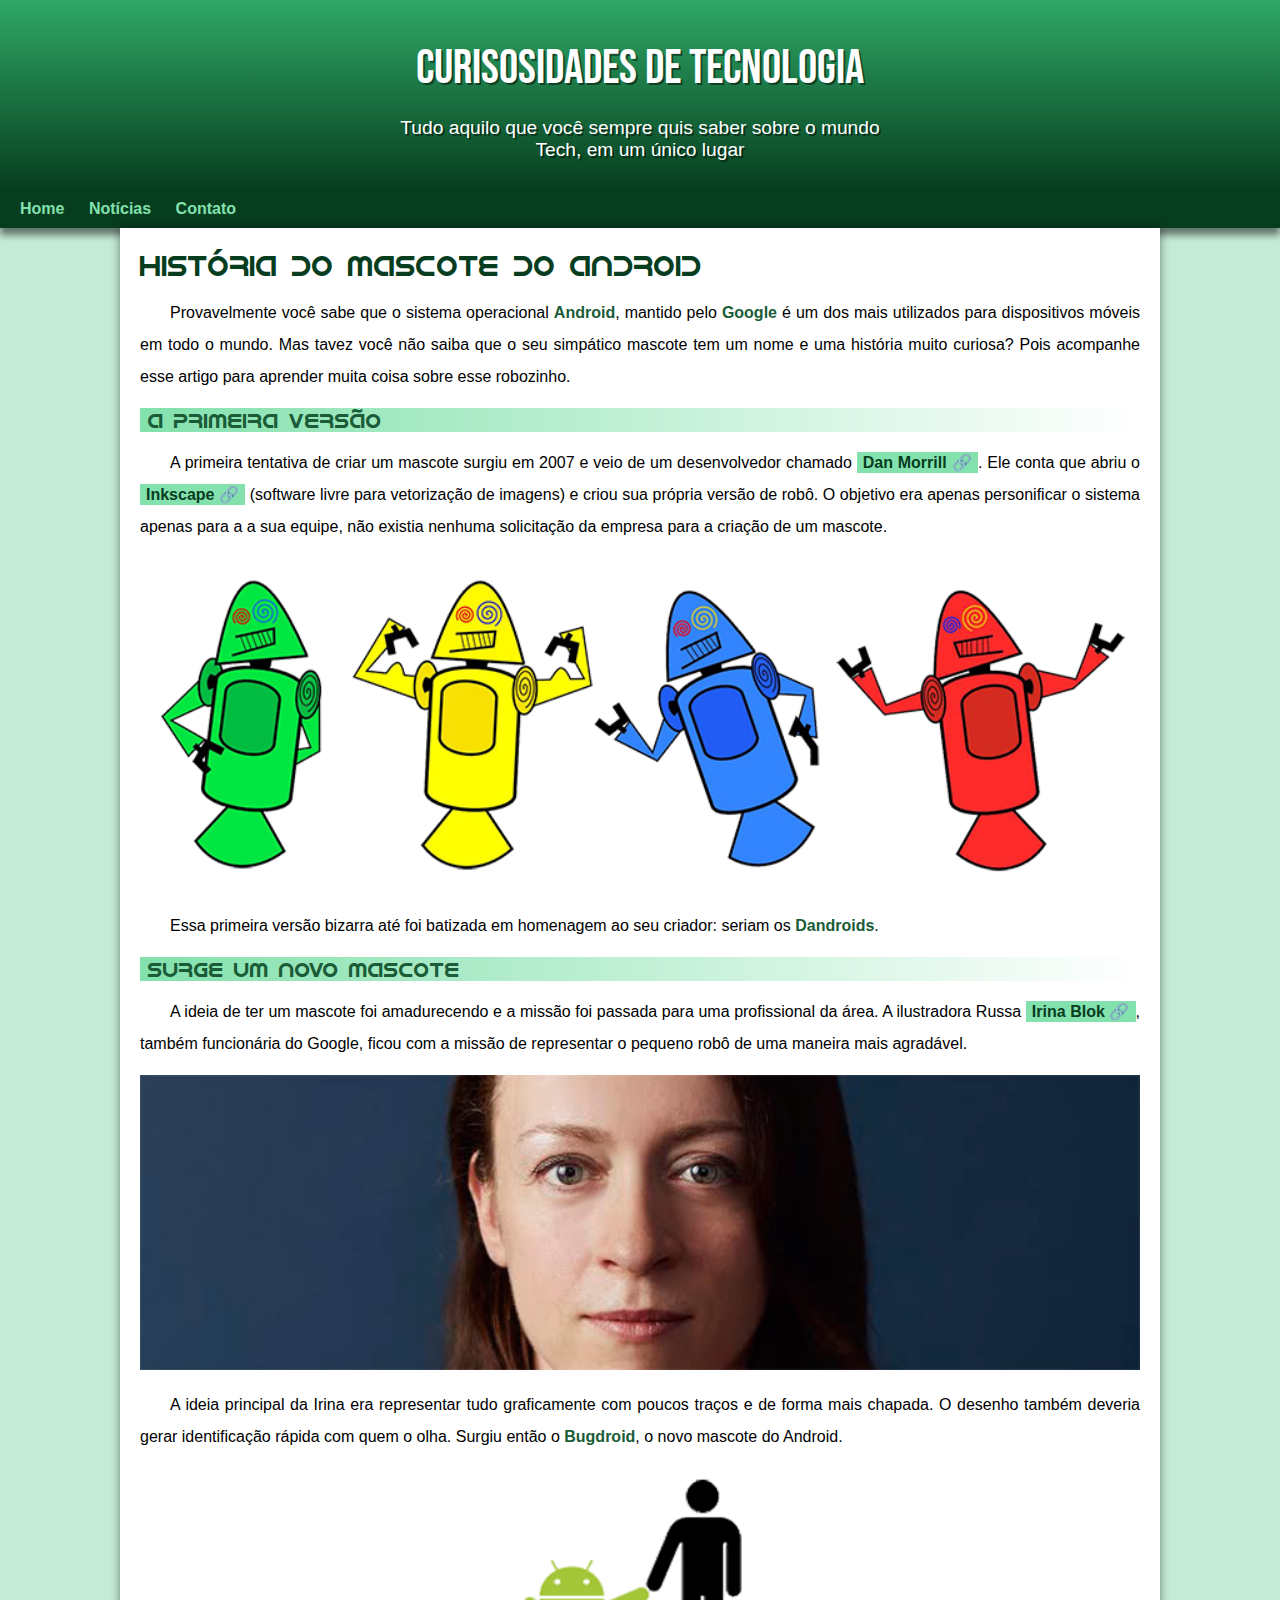
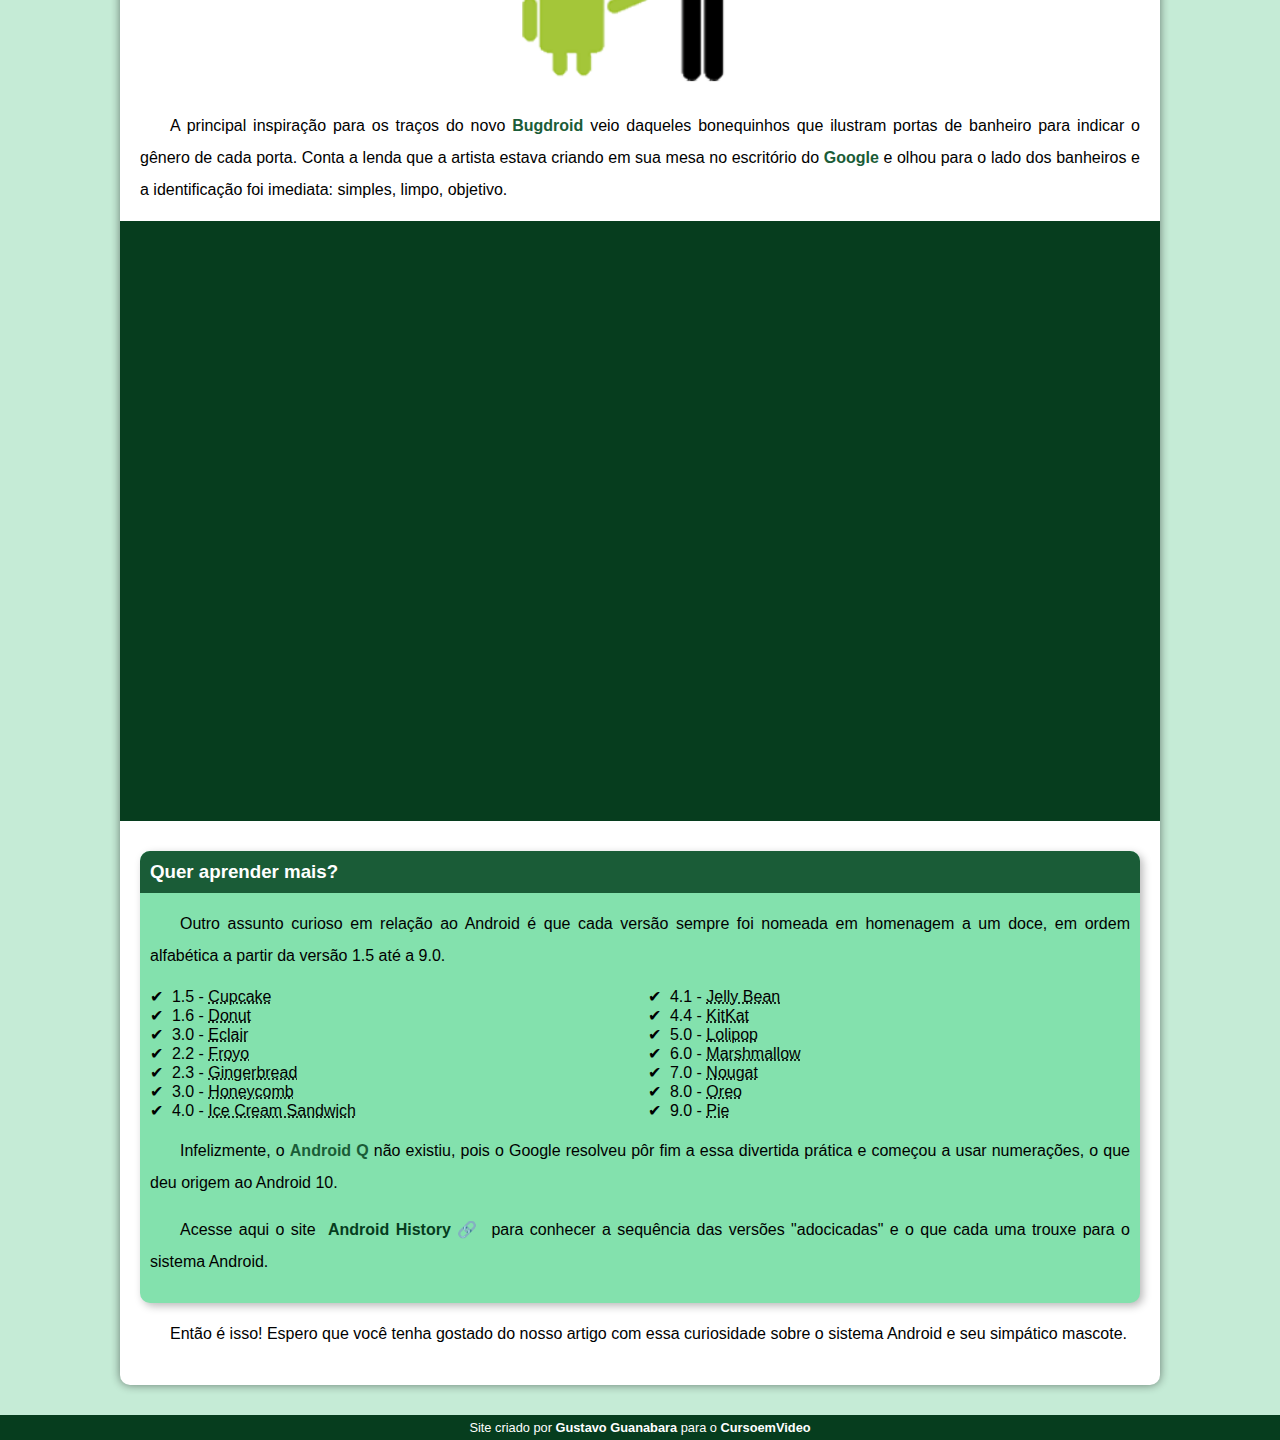
<file: projeto-android/index.html>
<!DOCTYPE html>
<html lang="pt-br">
<head>
    <meta charset="UTF-8">
    <meta name="viewport" content="width=device-width, initial-scale=1.0">
    <title>Como surgiu o mascote do Android?</title>
    <link rel="shortcut icon" href="imagens/favicon.ico" type="image/x-icon">
    <link rel="stylesheet" href="estilo/style.css">
</head>
<body>
    <header>
        <h1>Curisosidades de Tecnologia</h1>
        <p>Tudo aquilo que você sempre quis saber sobre o mundo Tech, em um único lugar</p>
    </header>
    <nav>
        <a href="#">Home</a>
        <a href="#">Notícias</a>
        <a href="#">Contato</a>
    </nav>
    <main>
        <article>
            <h1>História do Mascote do Android</h1>

            <p>Provavelmente você sabe que o sistema operacional <strong>Android</strong>, mantido pelo <strong>Google</strong> é um dos mais utilizados para dispositivos móveis em todo o mundo. Mas tavez você não saiba que o seu simpático mascote tem um nome e uma história muito curiosa? Pois acompanhe esse artigo para aprender muita coisa sobre esse robozinho.</p>

            <h2>A primeira versão</h2>

            <p>A primeira tentativa de criar um mascote surgiu em 2007 e veio de um desenvolvedor chamado <a href="https://androidcommunity.com/dan-morrill-shows-us-the-android-mascot-that-almost-was-20130103/" target="_blank" class="externo">Dan Morrill</a>. Ele conta que abriu o <a href="https://inkscape.org/pt-br/" target="_blank" class="externo">Inkscape</a> (software livre para vetorização de imagens) e criou sua própria versão de robô. O objetivo era apenas personificar o sistema apenas para a a sua equipe, não existia nenhuma solicitação da empresa para a criação de um mascote.</p>

            <picture>
                <source media="(max-width: 670px)" srcset="imagens/dan-droids-pq.png">
                <img src="imagens/dan-droids.png" alt="Primeiro mascote do android">
            </picture>

            <p>Essa primeira versão bizarra até foi batizada em homenagem ao seu criador: seriam os <strong>Dandroids</strong>.</p>

            <h2>Surge um novo mascote</h2>

            <p>A ideia de ter um mascote foi amadurecendo e a missão foi passada para uma profissional da área. A ilustradora Russa <a href="https://www.irinablok.com/android" target="_blank" class="externo">Irina Blok</a>, também funcionária do Google, ficou com a missão de representar o pequeno robô de uma maneira mais agradável.</p>

            <picture>
                <source media="(max-width: 670px)" srcset="imagens/irina-blok-pq.jpg">
                <img src="imagens/irina-blok.jpg" alt="Irina Blok criadora do Androif">
            </picture>

            <p>A ideia principal da Irina era representar tudo graficamente com poucos traços e de forma mais chapada. O desenho também deveria gerar identificação rápida com quem o olha. Surgiu então o <strong>Bugdroid</strong>, o novo mascote do Android.</p>

            <img src="imagens/bugdroid.png" class="pequena" alt="Bugdroid">

            <p>A principal inspiração para os traços do novo <strong>Bugdroid</strong> veio daqueles bonequinhos que ilustram portas de banheiro para indicar o gênero de cada porta. Conta a lenda que a artista estava criando em sua mesa no escritório do <strong>Google</strong> e olhou para o lado dos banheiros e a identificação foi imediata: simples, limpo, objetivo.</p>

            <div class="video">
                <iframe width="560" height="315" src="https://www.youtube.com/embed/l2UDgpLz20M?si=_KXXq510sgAZ_t48" title="YouTube video player" frameborder="0" allow="accelerometer; autoplay; clipboard-write; encrypted-media; gyroscope; picture-in-picture; web-share" referrerpolicy="strict-origin-when-cross-origin" allowfullscreen></iframe>
            </div>
            
            <aside>
                <h3>Quer aprender mais?</h3>

                <p>Outro assunto curioso em relação ao Android é que cada versão sempre foi nomeada em homenagem a um doce, em ordem alfabética a partir da versão 1.5 até a 9.0.</p>

                <ul>
                    <li>1.5 - <abbr title="Bolo de Copo">Cupcake</abbr></li>
                    <li>1.6 - <abbr title="Rosquinha">Donut</abbr></li>
                    <li>3.0 - <abbr title="Bomba">Eclair</abbr></li>
                    <li>2.2 - <abbr title="Iogurte Congelado">Froyo</abbr></li>
                    <li>2.3 - <abbr title="Biscoto de Gengibre">Gingerbread</abbr></li>
                    <li>3.0 - <abbr title="Favo de Mel">Honeycomb</abbr></li>
                    <li>4.0 - <abbr title="Sanduiche de Sorvete">Ice Cream Sandwich</abbr></li>
                    <li>4.1 - <abbr title="Jujuba">Jelly Bean</abbr></li>
                    <li>4.4 - <abbr title="KitKat">KitKat</abbr></li>
                    <li>5.0 - <abbr title="Pirulito">Lolipop</abbr></li>
                    <li>6.0 - <abbr title="Marshmallow">Marshmallow</abbr></li>
                    <li>7.0 - <abbr title="Torrone">Nougat</abbr></li>
                    <li>8.0 - <abbr title="Oreo">Oreo</abbr></li>
                    <li>9.0 - <abbr title="Torta">Pie</abbr></li>
                </ul>

                <p>Infelizmente, o <strong>Android Q</strong> não existiu, pois o Google resolveu pôr fim a essa divertida prática e começou a usar numerações, o que deu origem ao Android 10.</p>

                <p>
                    Acesse aqui o site <a href="https://www.android.com/intl/pt_br/what-is-android/" target="_blank" class="externo">Android History</a> para conhecer a sequência das versões "adocicadas" e o que cada uma trouxe para o sistema Android.
                </p>
            </aside>
            

            <p>Então é isso! Espero que você tenha gostado do nosso artigo com essa curiosidade sobre o sistema Android e seu simpático mascote.</p>
        </article>
    </main>
    <footer>
        <p>Site criado por <a href="https://gustavoguanabara.github.io/" target="_blank">Gustavo Guanabara</a> para o <a href="https://www.youtube.com/c/CursoemVídeo" target="_blank">CursoemVideo</a></p>
    </footer>
    
</body>
</html>
</file>
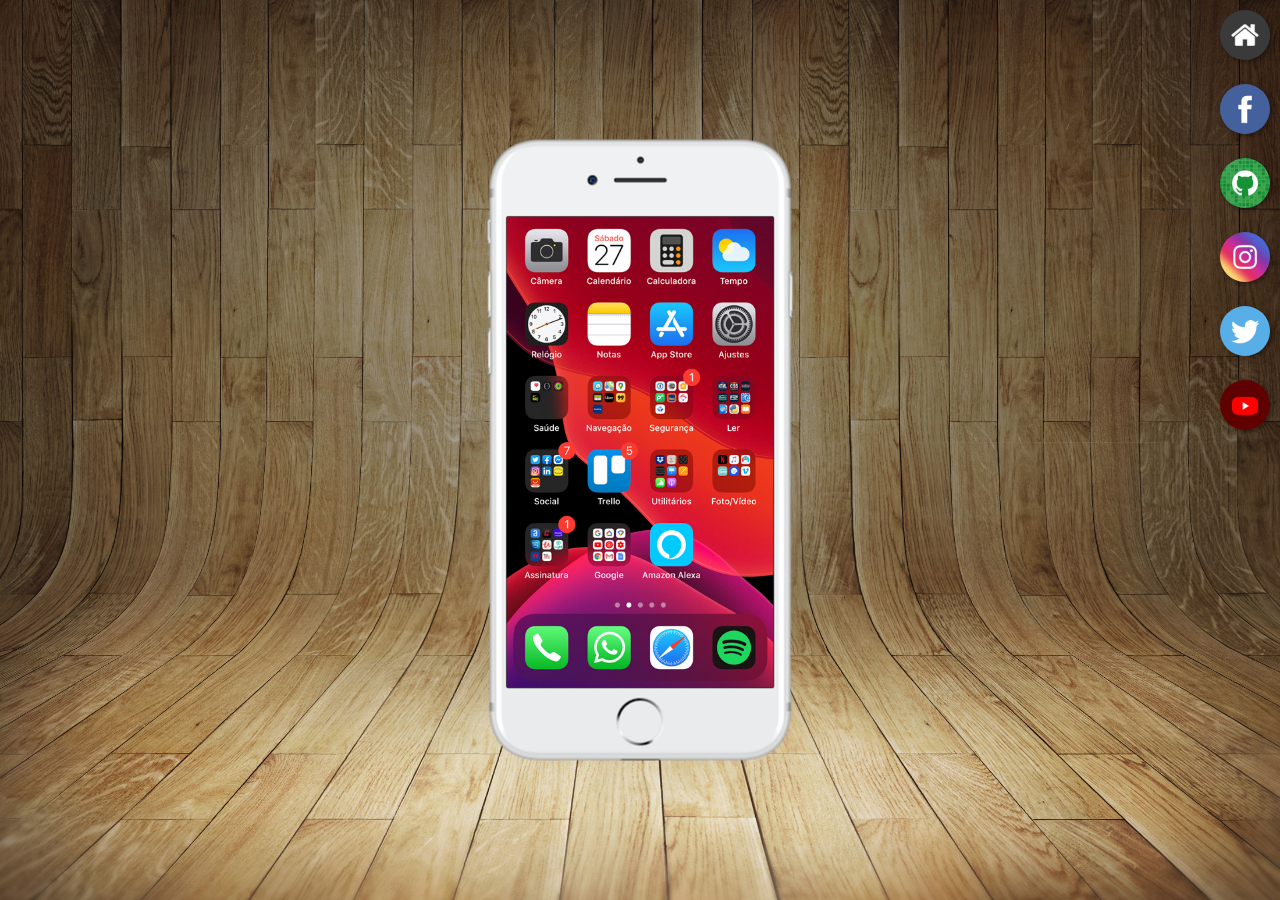
<file: projeto-social/index.html>
<!DOCTYPE html>
<html lang="pt-br">
<head>
    <meta charset="UTF-8">
    <meta name="viewport" content="width=device-width, initial-scale=1.0">
    <title>Projeto Redes Sociais</title>
    <link rel="shortcut icon" href="favicon.ico" type="image/x-icon">
    <link rel="stylesheet" href="estilos/style.css">
</head>
<body>
    <main>
        <section id="telefone">
            <iframe src="home.html" name="tela" id="tela" frameborder="0">
                Seu navegador não é compatível com isso!
            </iframe>
        </section>
        <section id="redes-sociais">
            <a href="home.html" target="tela"><img src="imagens/logo-home.jpg" alt=""></a> <br>
            <a href="face.html" target="tela"><img src="imagens/logo-facebook.jpg" alt=""></a> <br>
            <a href="github.html" target="tela"><img src="imagens/logo-github.jpg" alt=""></a> <br>
            <a href="instagram.html" target="tela"><img src="imagens/logo-instagram.jpg" alt=""></a> <br>
            <a href="twitter.html" target="tela"><img src="imagens/logo-twitter.jpg" alt=""></a> <br>
            <a href="youtube.html" target="tela"><img src="imagens/logo-youtube.jpg" alt=""></a>
        </section>
    </main>
</body>
</html>
</file>
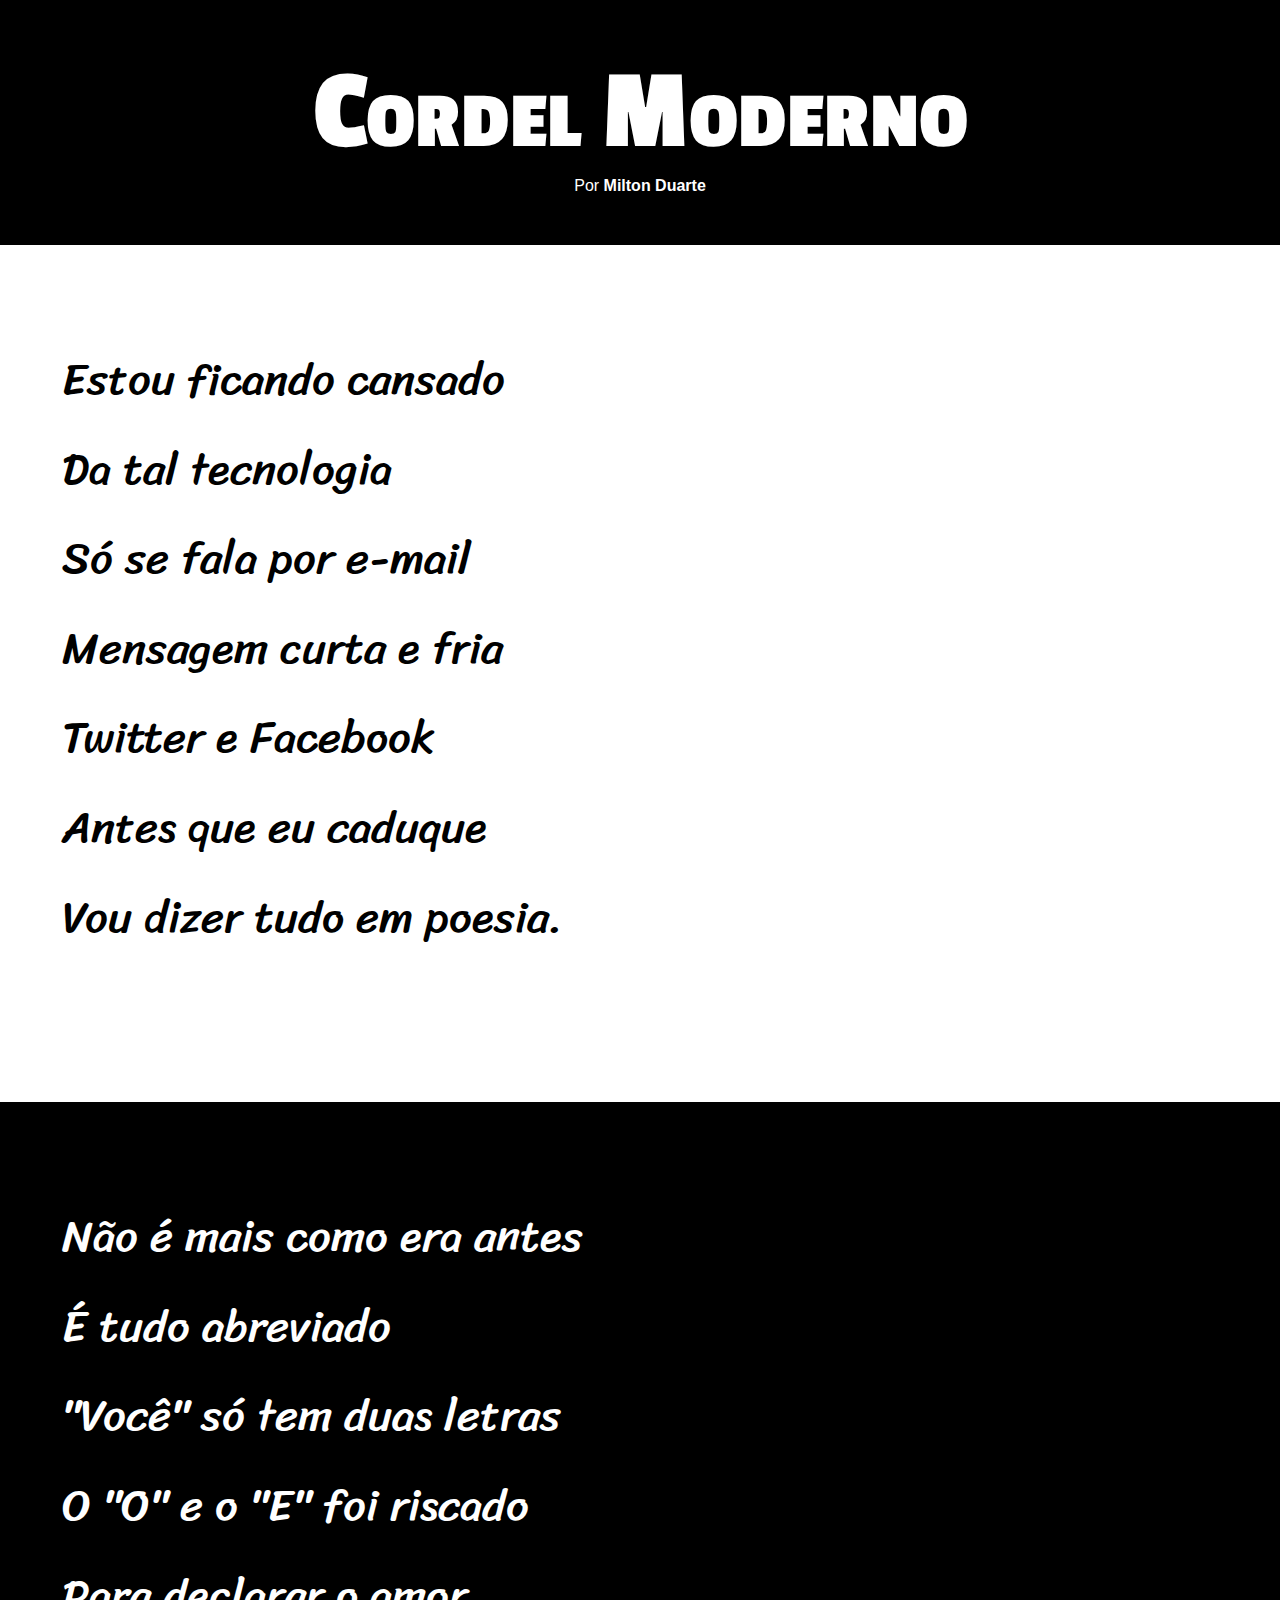
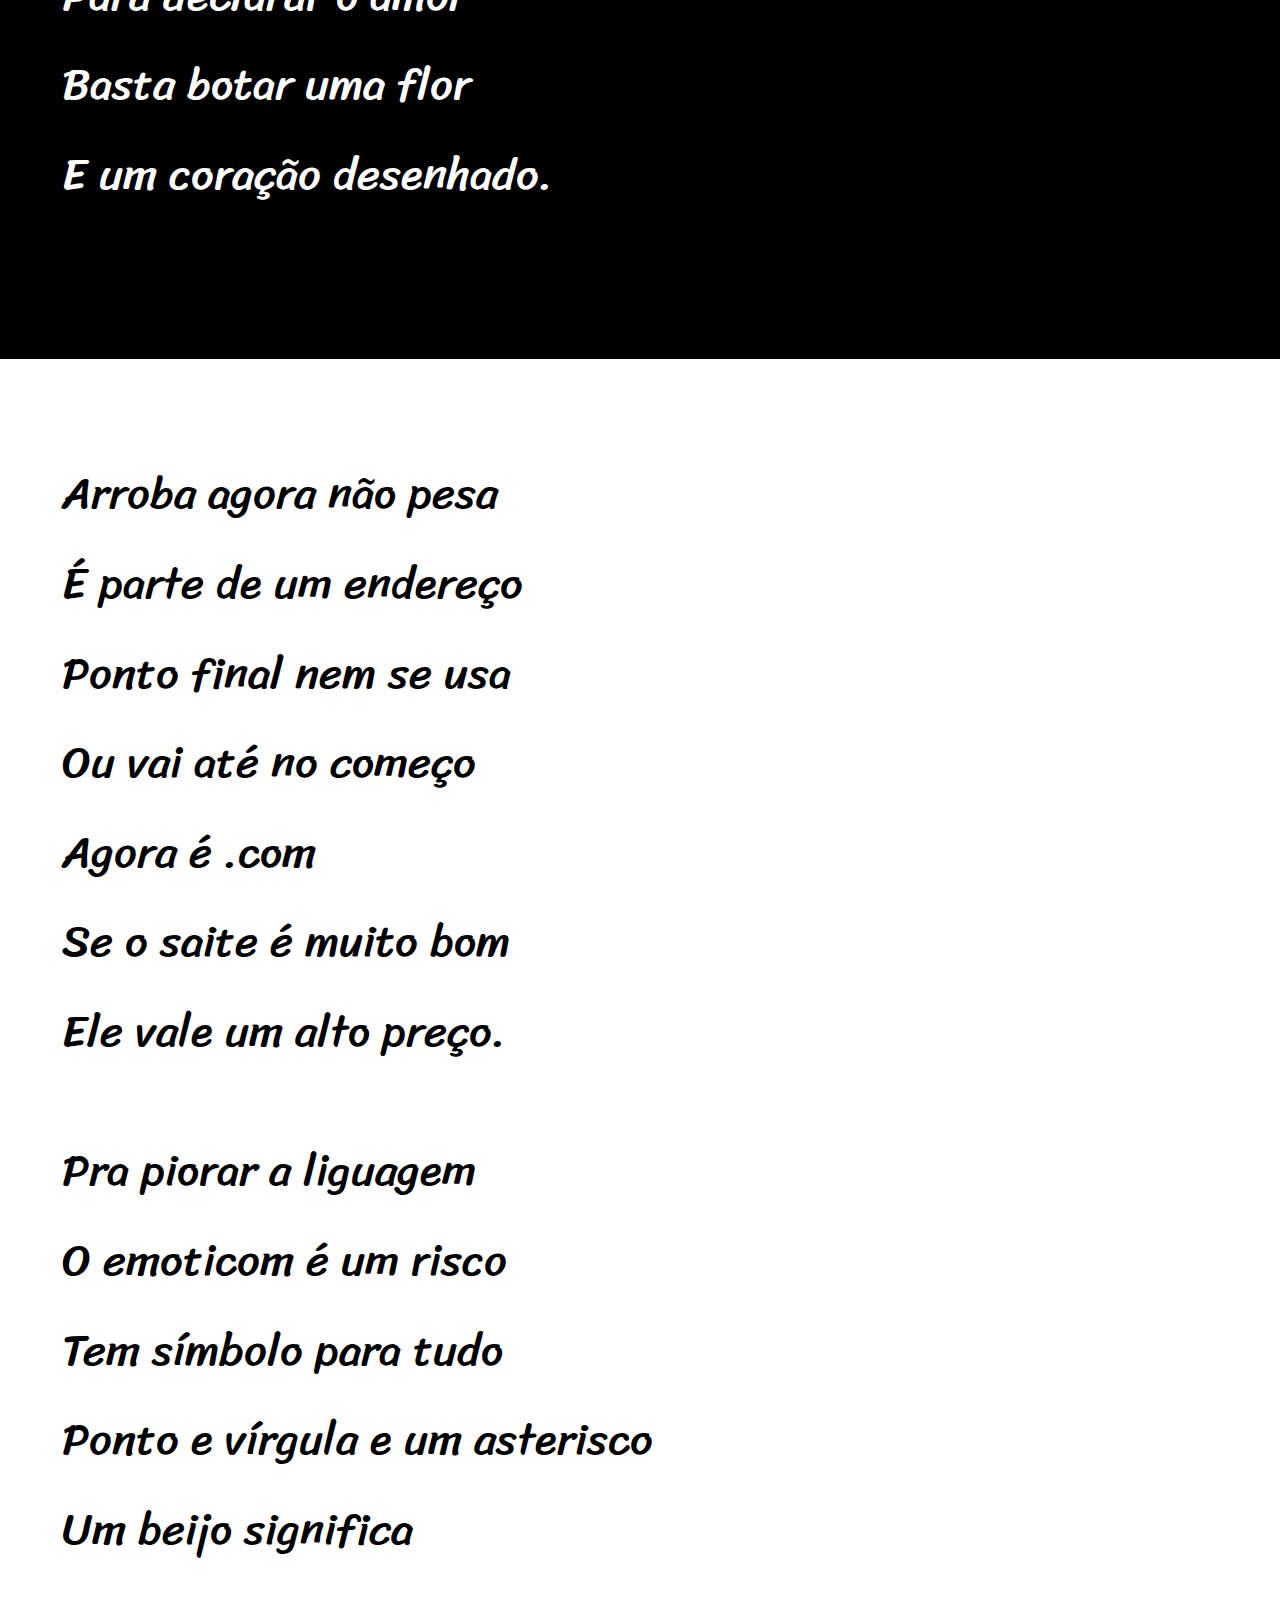
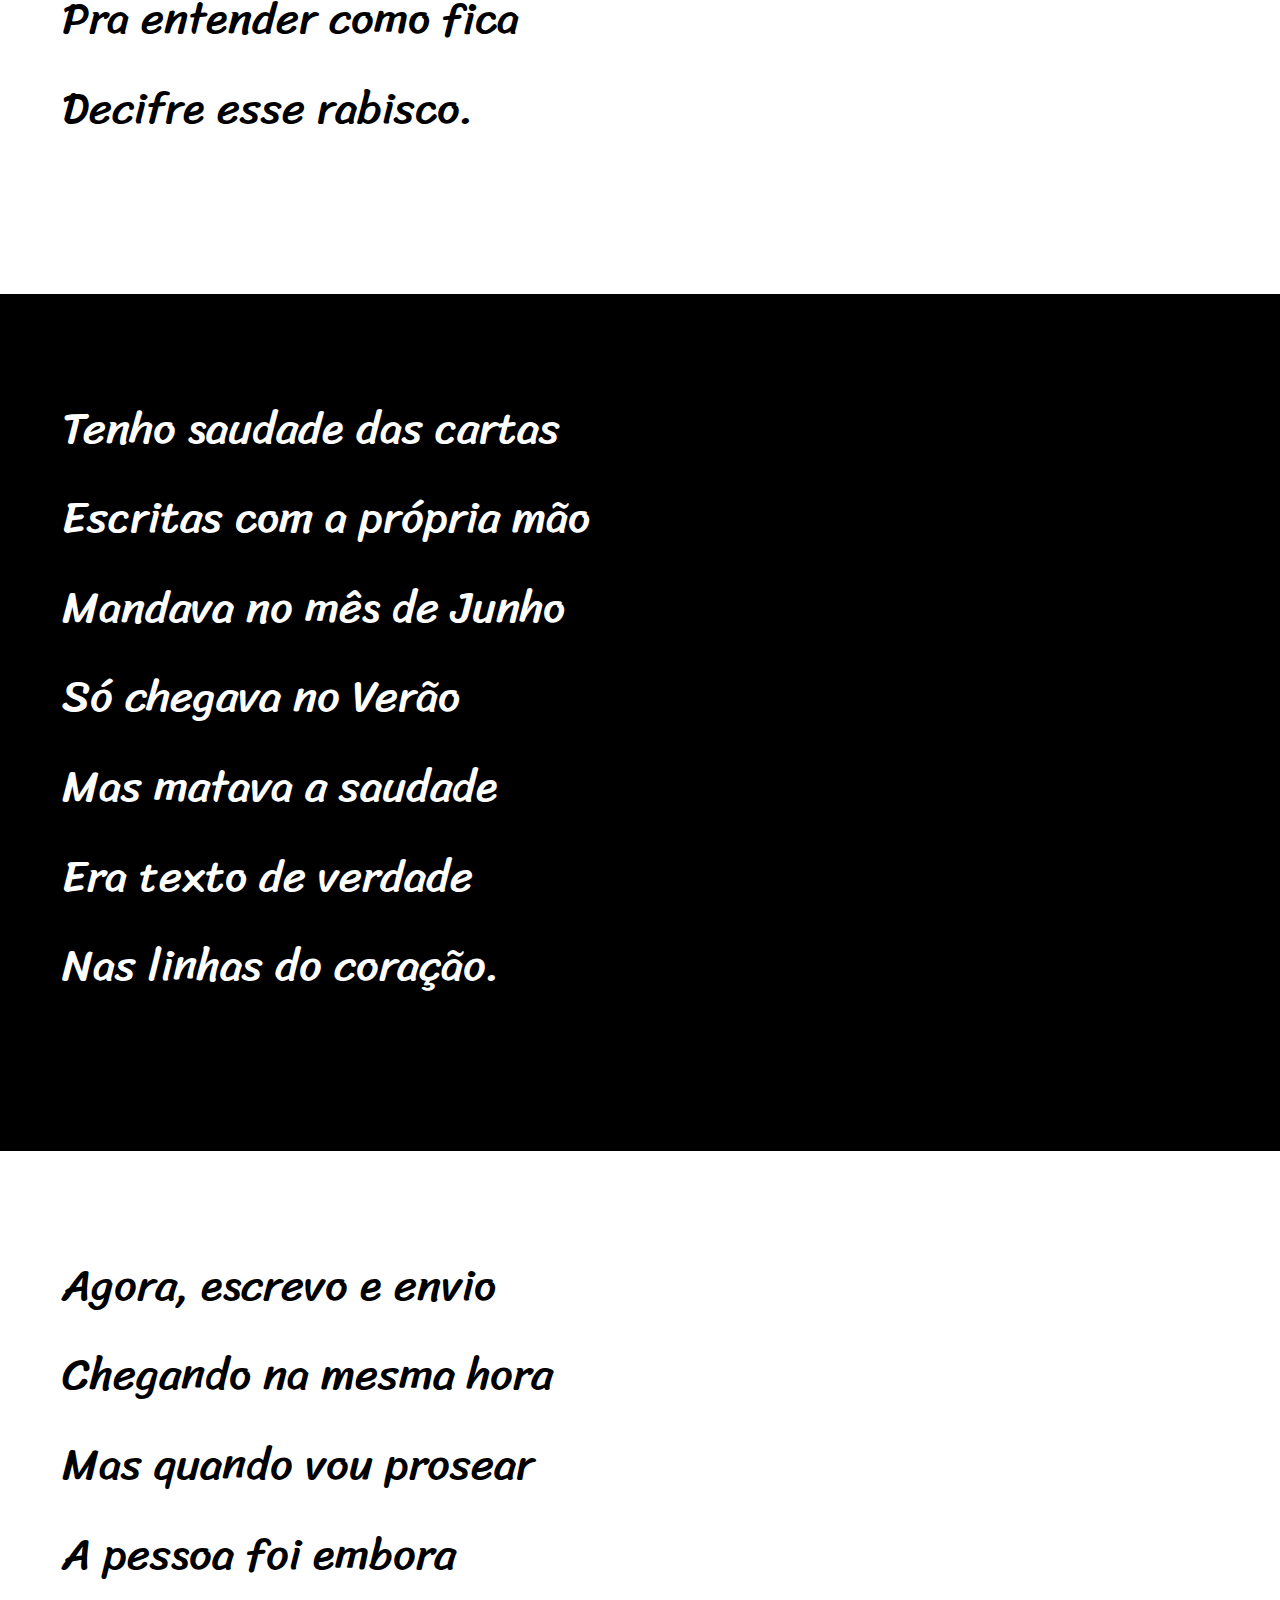
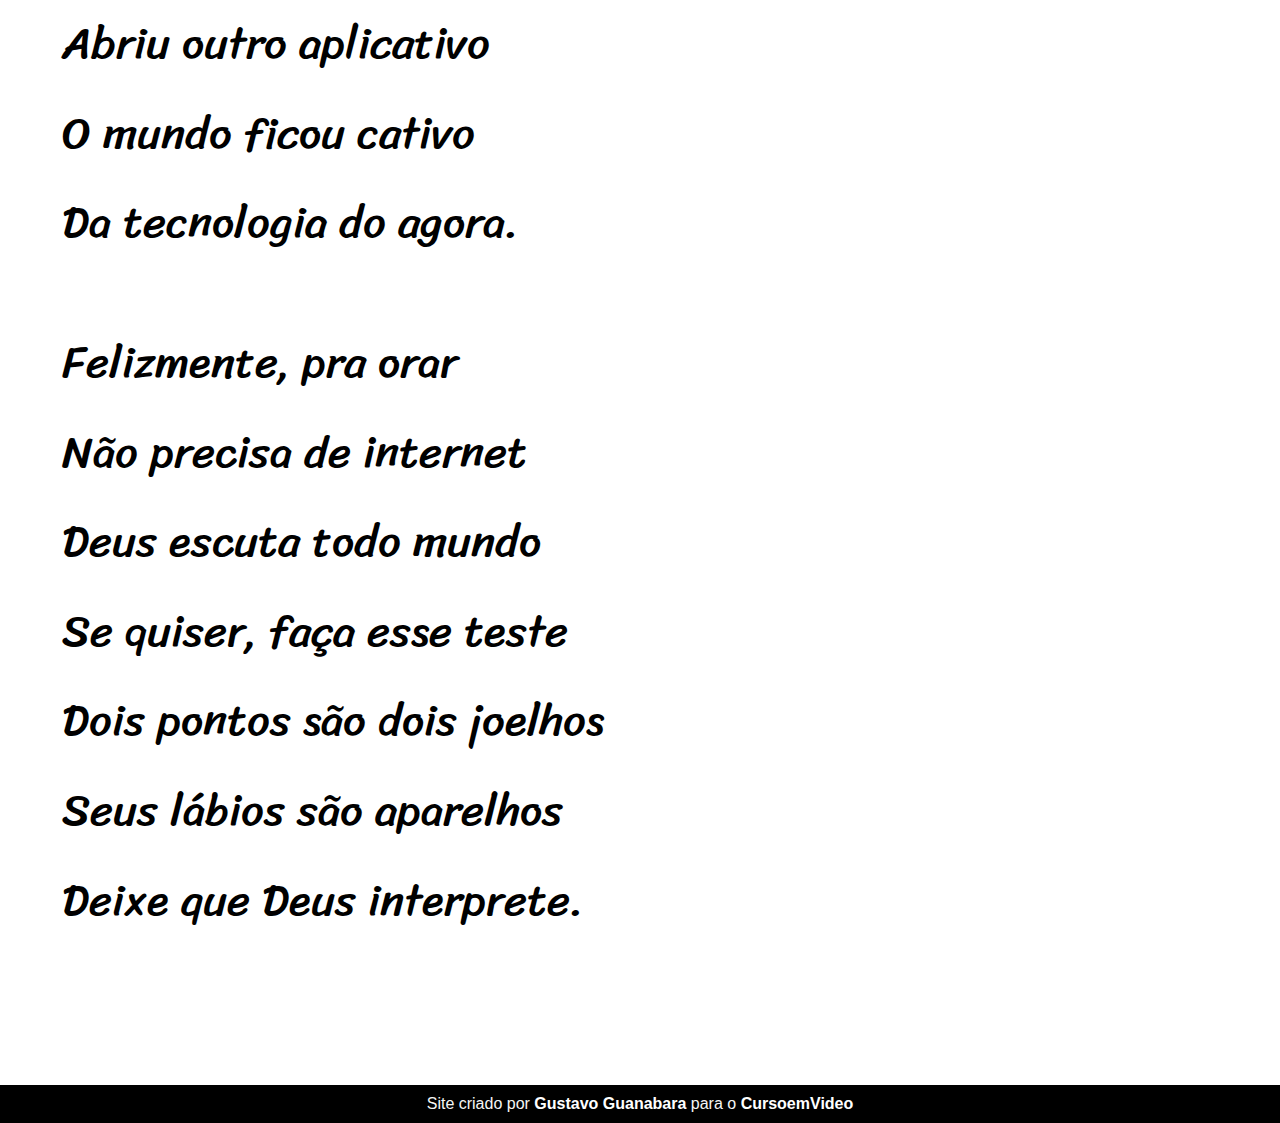
<file: projeto-cordel/projeto-cordel.html>
<!DOCTYPE html>
<html lang="pt-br">
<head>
    <meta charset="UTF-8">
    <meta name="viewport" content="width=device-width, initial-scale=1.0">
    <title>Cordel Moderno</title>
    <link rel="stylesheet" href="style.css">
</head>
<body>
    <header>
        <h1>Cordel Moderno</h1>
        <h4>Por <a href="https://www.recantodasletras.com.br/poesias/3186743" target="_blank" rel="external">Milton Duarte</a></h4>
    </header>
    <main>
        <section>
            <p>
                Estou ficando cansado <br>
                Da tal tecnologia<br>
                Só se fala por e-mail<br>
                Mensagem curta e fria<br>
                Twitter e Facebook<br>
                Antes que eu caduque<br>
                Vou dizer tudo em poesia.
            </p>
        </section>

        <section id="imagem1" class="fundo">
            
                <p>
                    Não é mais como era antes<br>
                    É tudo abreviado<br>
                    "Você" só tem duas letras<br>
                    O "O" e o "E" foi riscado<br>
                    Para declarar o amor<br>
                    Basta botar uma flor<br>
                    E um coração desenhado.
                </p>
            
        </section>

        <section>
            <p>
                Arroba agora não pesa<br>
                É parte de um endereço<br>
                Ponto final nem se usa<br>
                Ou vai até no começo<br>
                Agora é .com<br>
                Se o saite é muito bom<br>
                Ele vale um alto preço.
            </p>

            <p>
                Pra piorar a liguagem<br>
                O emoticom é um risco<br>
                Tem símbolo para tudo<br>
                Ponto e vírgula e um asterisco<br>
                Um beijo significa<br>
                Pra entender como fica<br>
                Decifre esse rabisco. 
            </p>
        </section>

        <section id="imagem2" class="fundo">
            
                <p>
                    Tenho saudade das cartas<br>
                    Escritas com a própria mão<br>
                    Mandava no mês de Junho<br>
                    Só chegava no Verão<br>
                    Mas matava a saudade<br>
                    Era texto de verdade<br>
                    Nas linhas do coração.
                </p>
            
        </section>

        <section>
            <p>
                Agora, escrevo e envio<br>
                Chegando na mesma hora<br>
                Mas quando vou prosear<br>
                A pessoa foi embora<br>
                Abriu outro aplicativo<br>
                O mundo ficou cativo<br>
                Da tecnologia do agora.
            </p>

            <p>
                Felizmente, pra orar<br>
                Não precisa de internet<br>
                Deus escuta todo mundo<br>
                Se quiser, faça esse teste<br>
                Dois pontos são dois joelhos<br>
                Seus lábios são aparelhos<br>
                Deixe que Deus interprete.<br>
            </p>
        </section>

    </main>

    <footer>
        <p>Site criado por <a href="https://github.com/gustavoguanabara" target="_blank" rel="external"><strong>Gustavo Guanabara</strong></a> para o <a href="https://www.youtube.com/cursoemvideo" target="_blank" rel="external"><strong>CursoemVideo</strong></a></p>
    </footer>
</body>
</html>
</file>
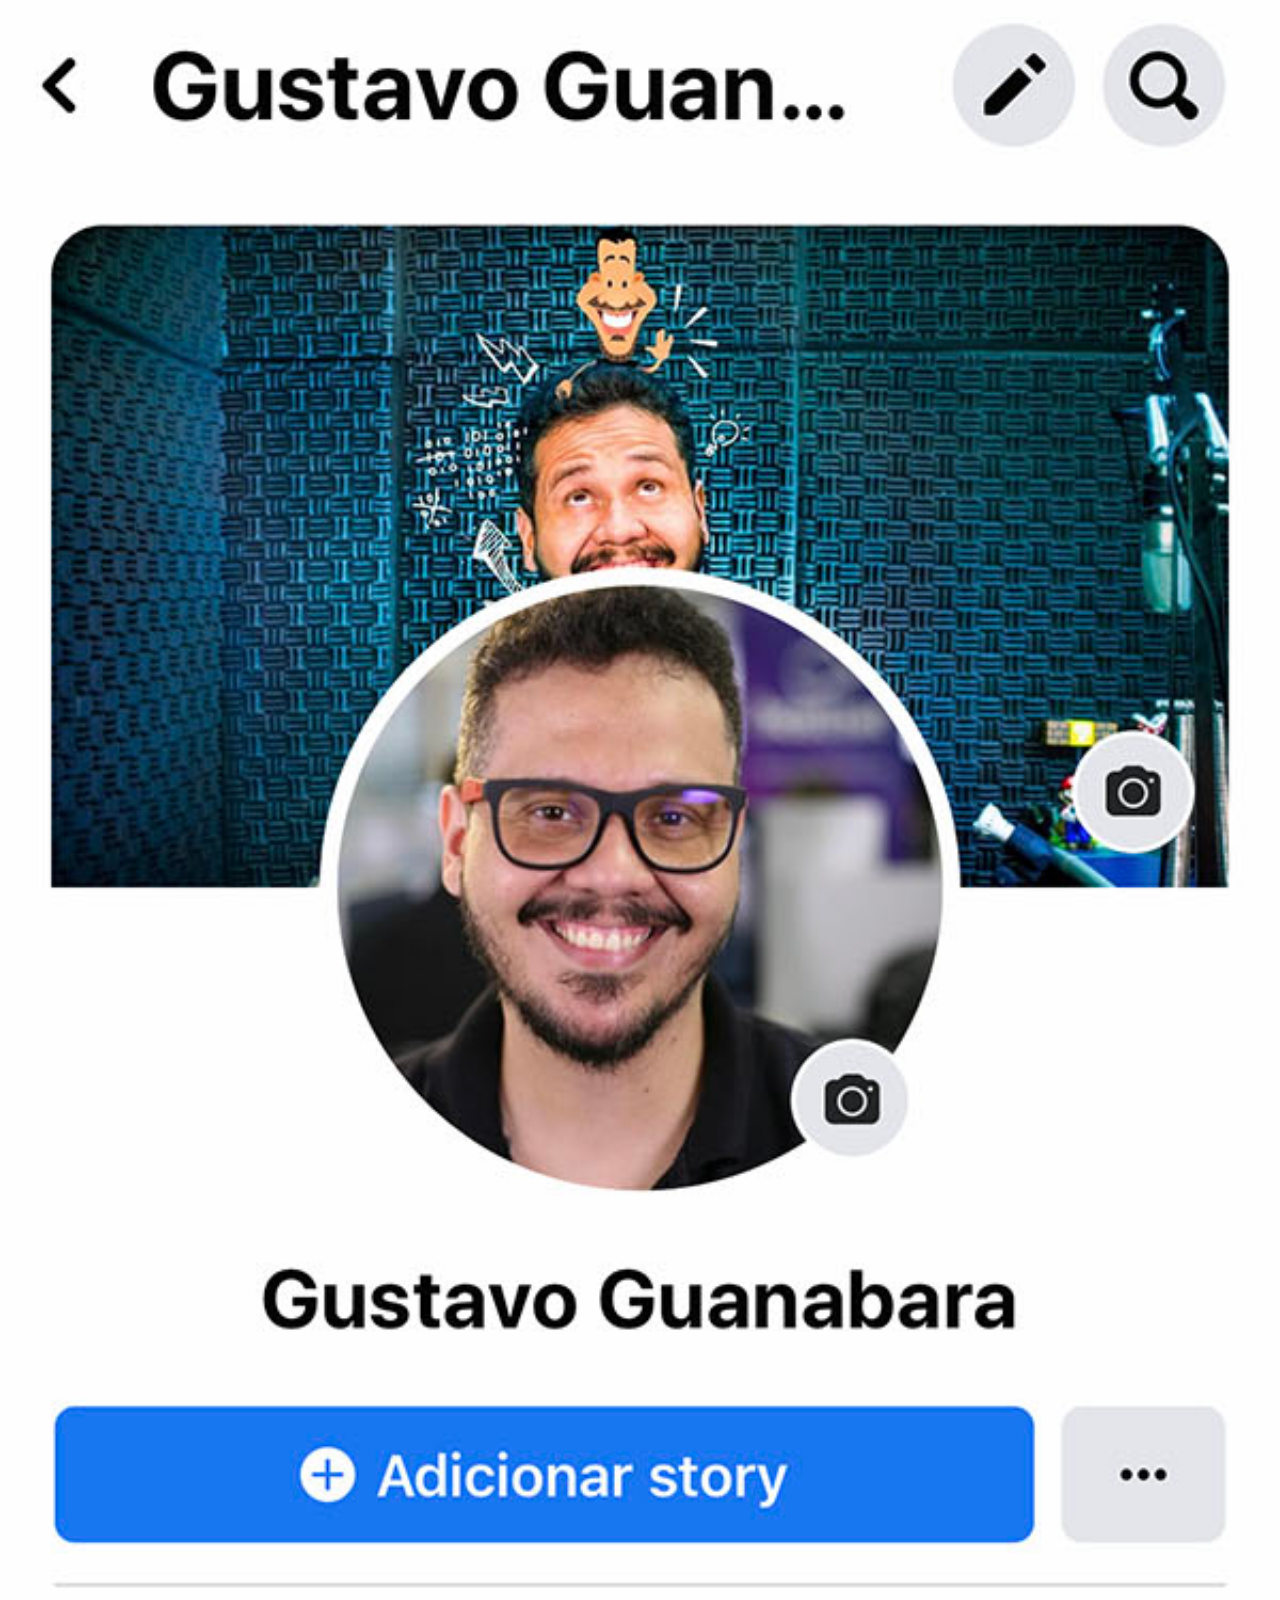
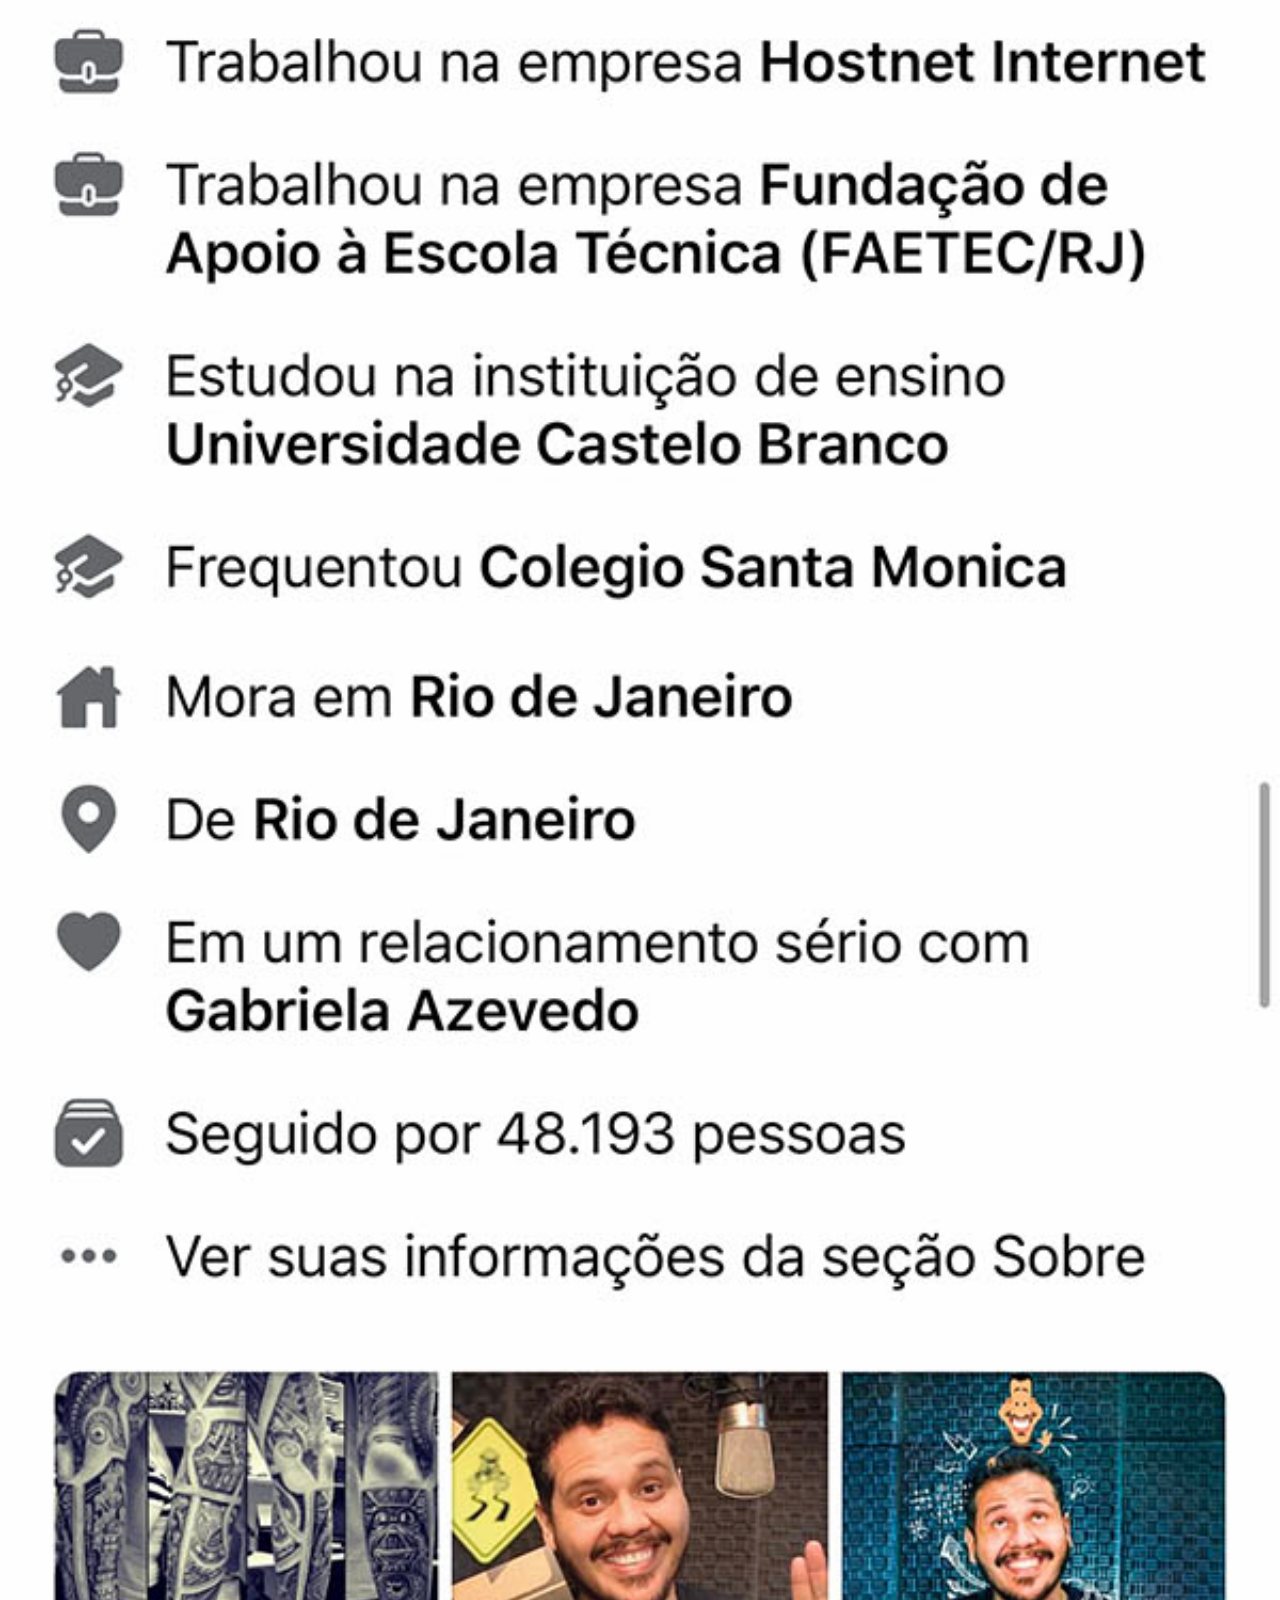
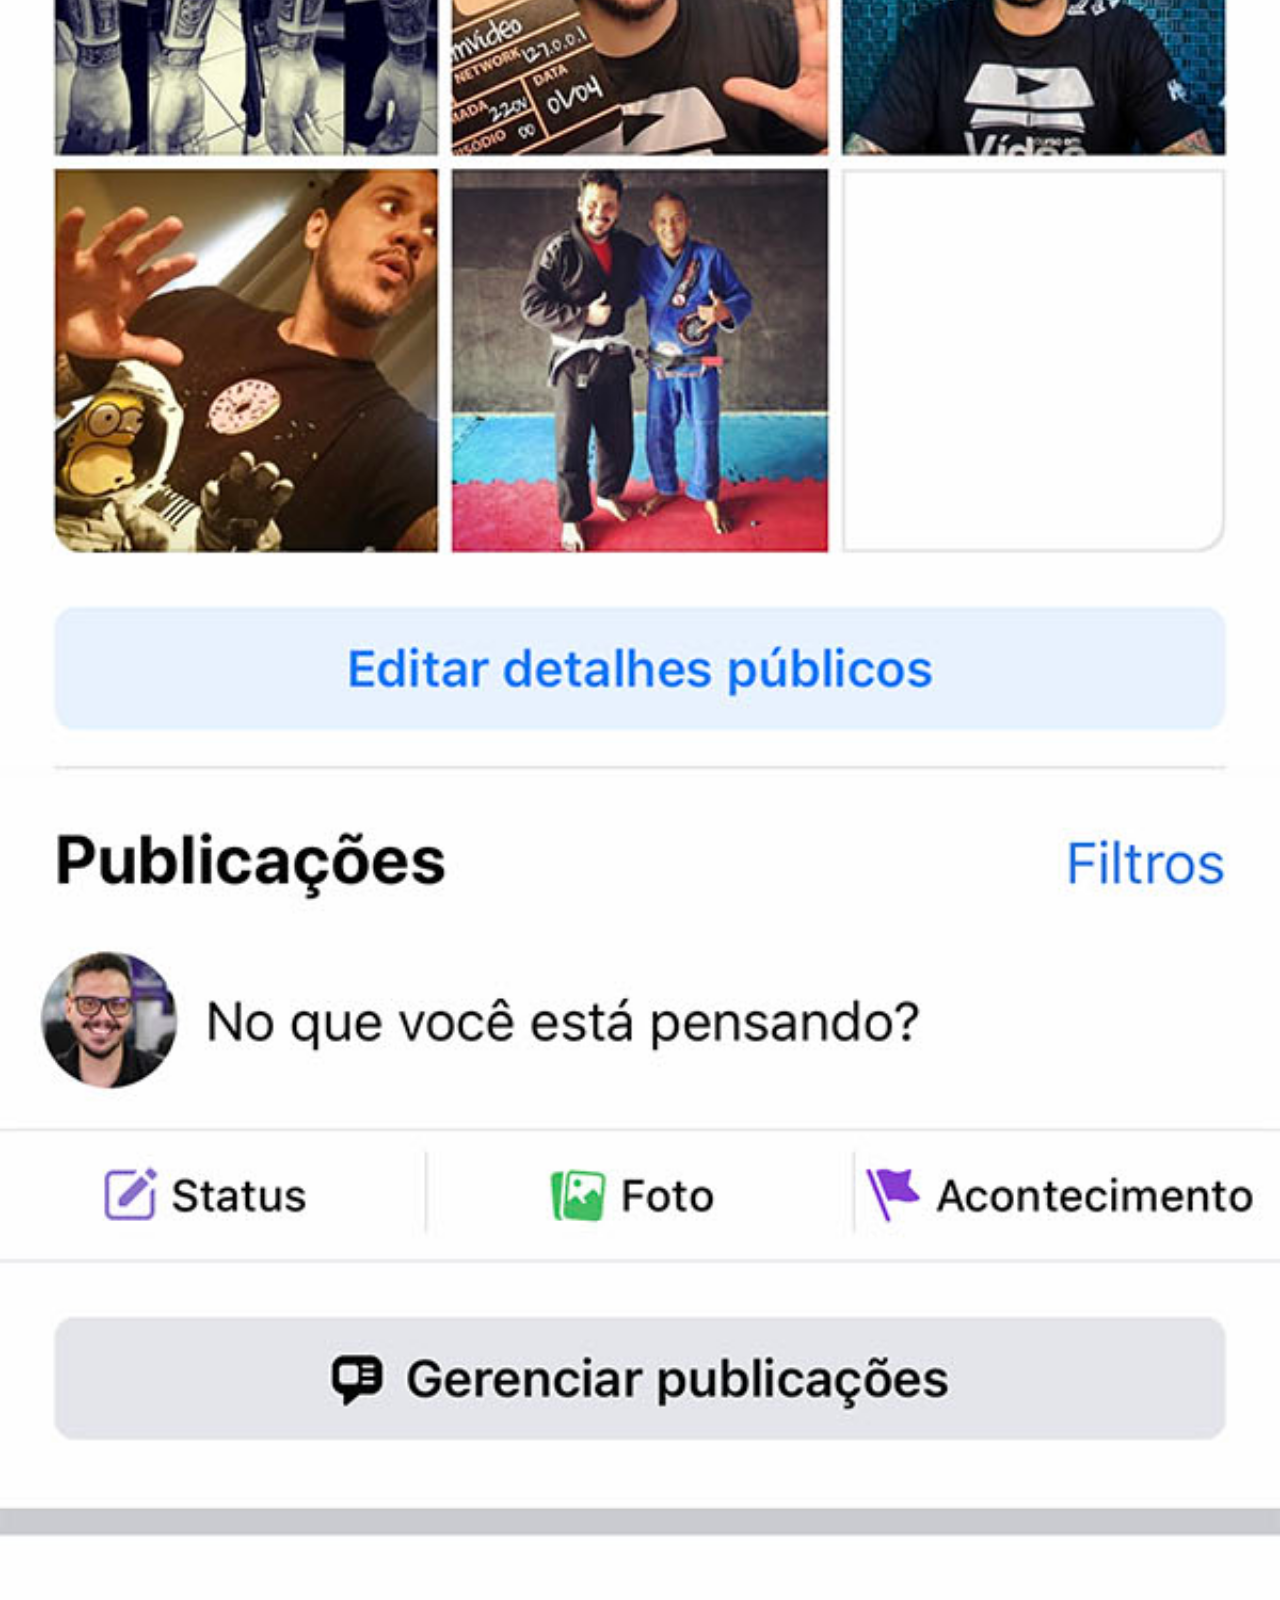
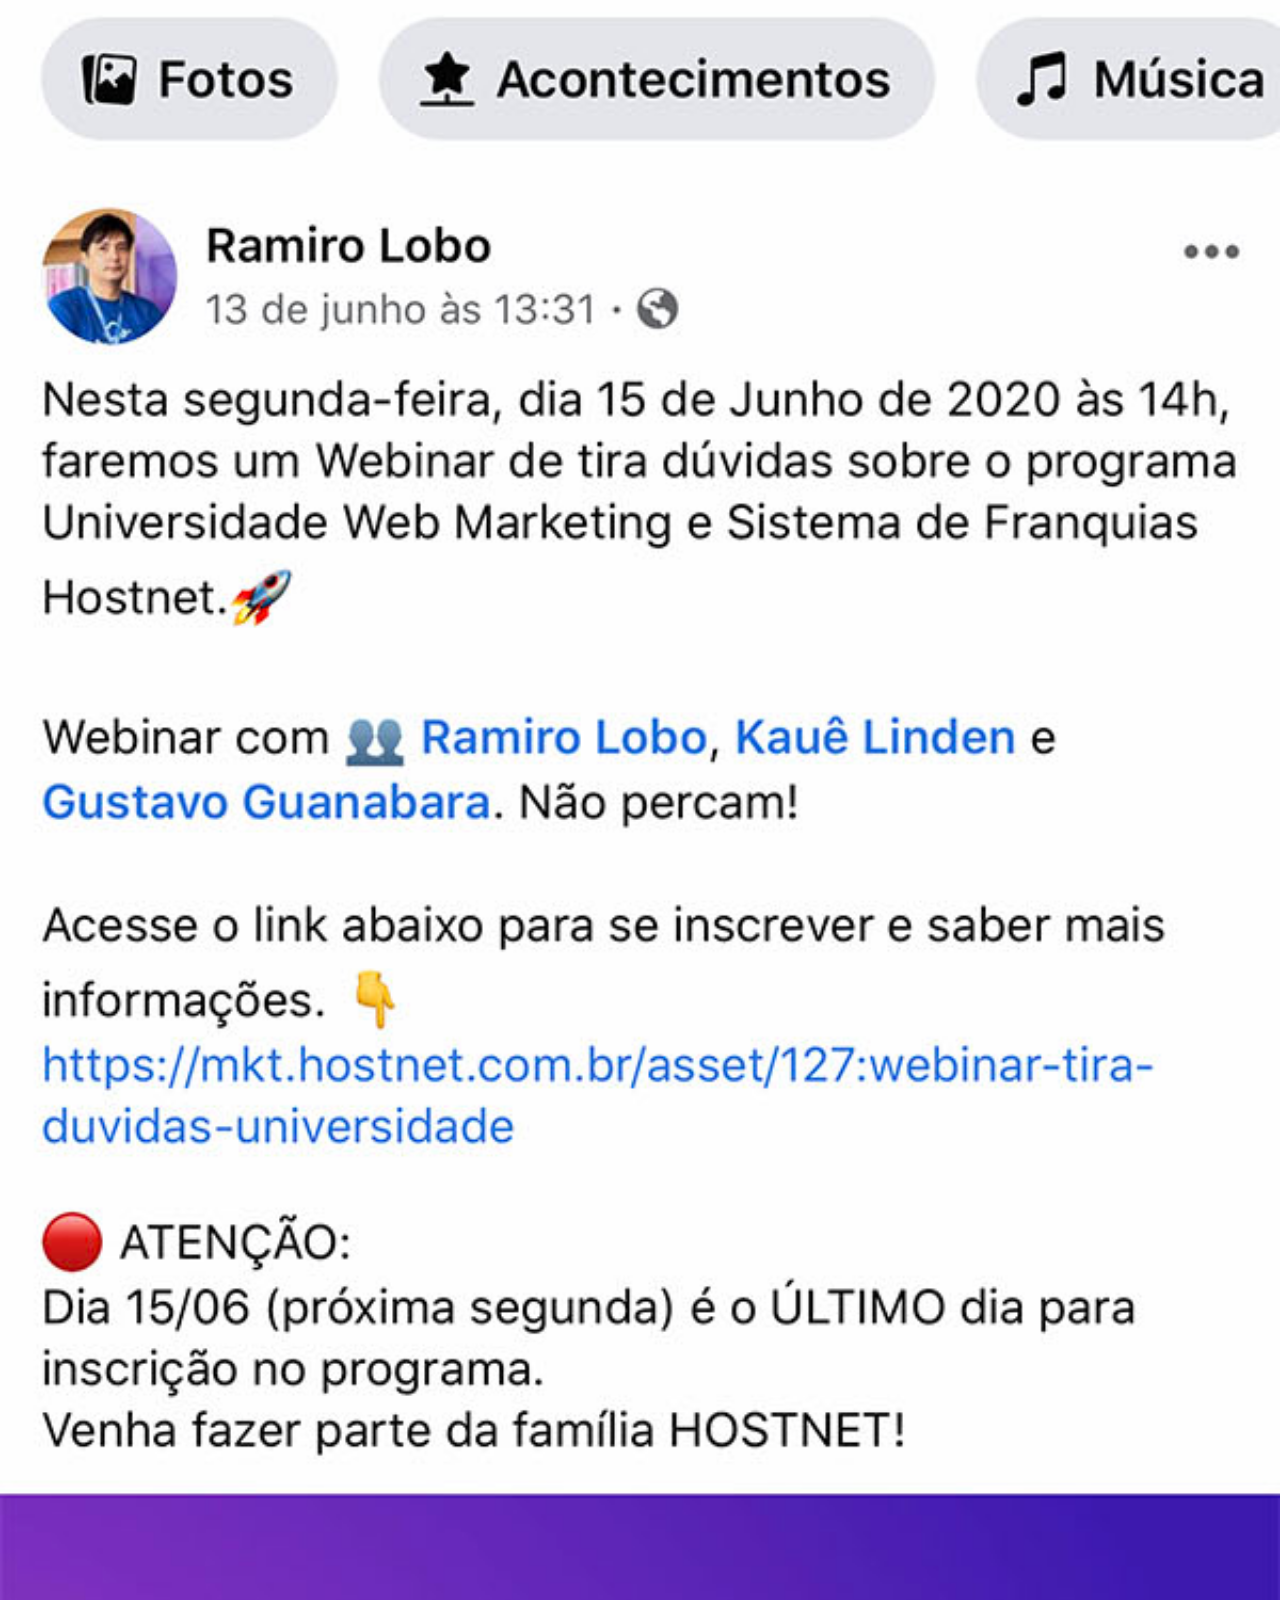
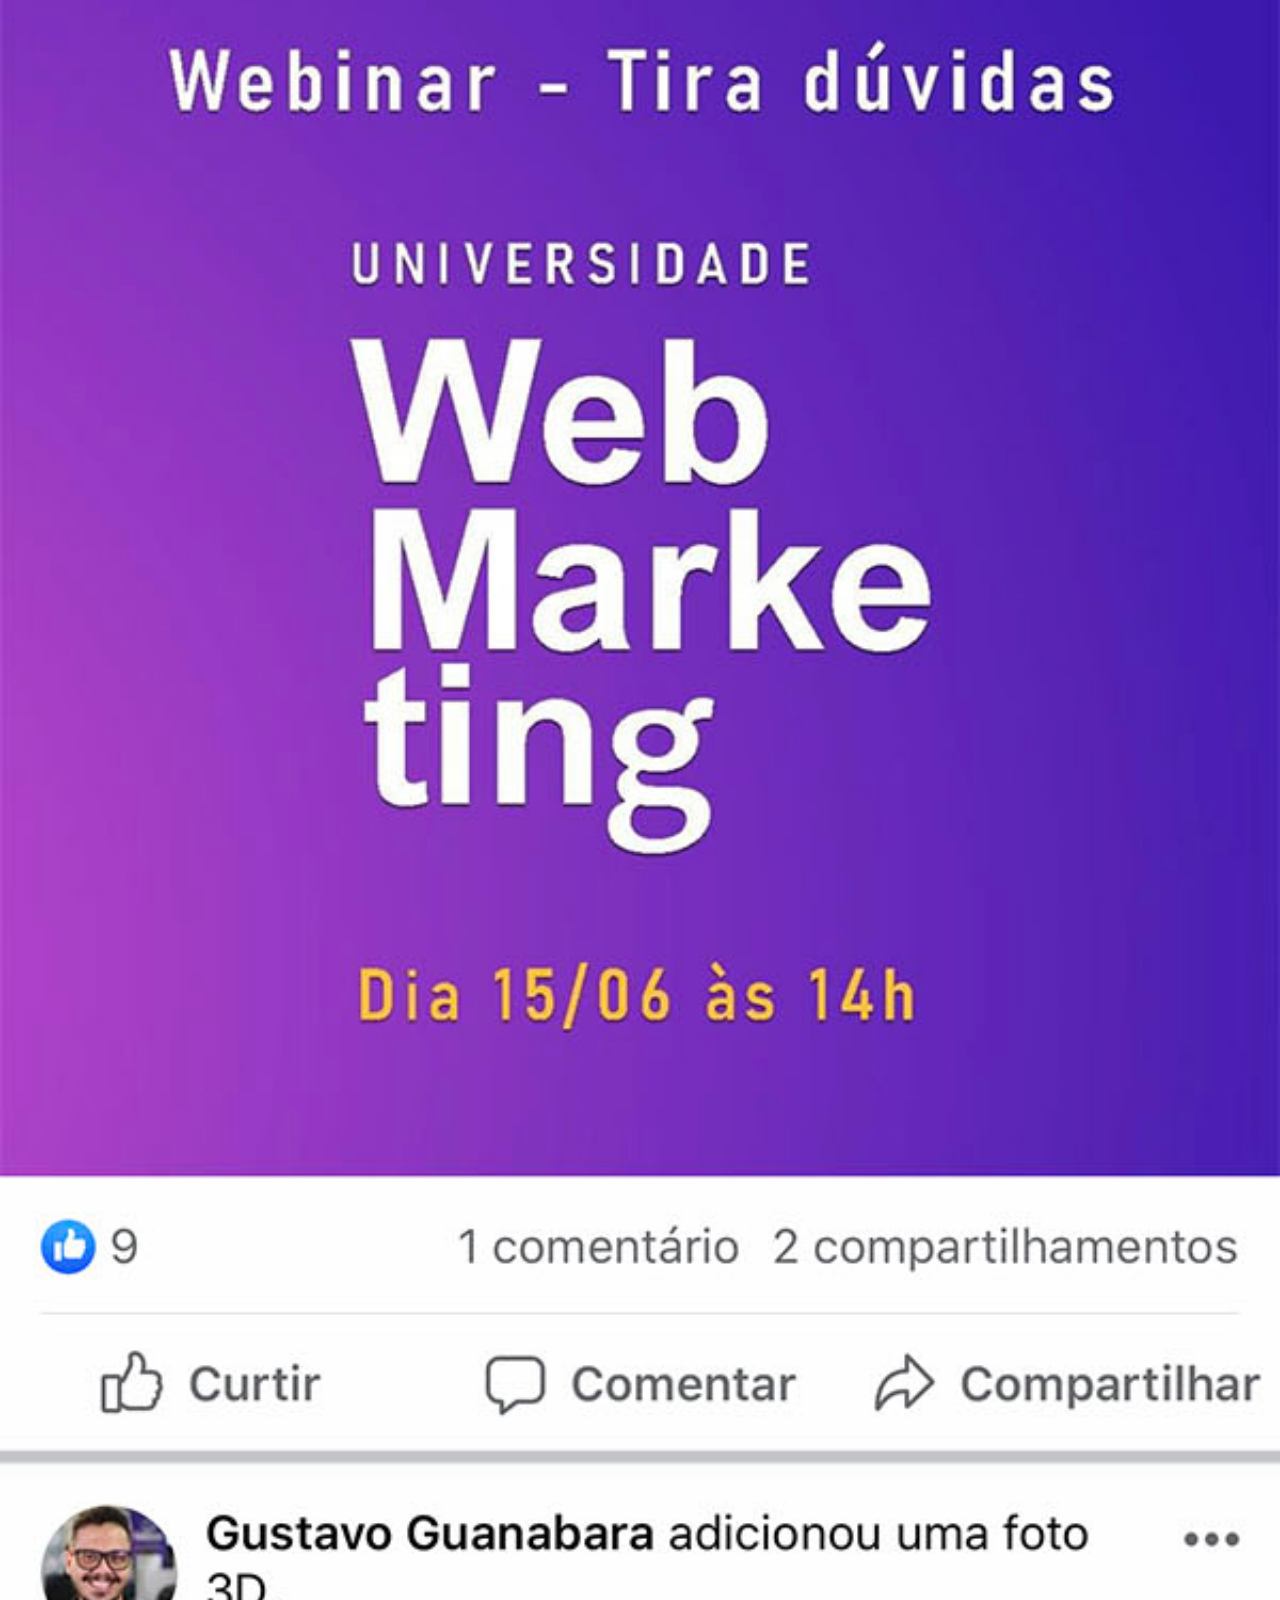
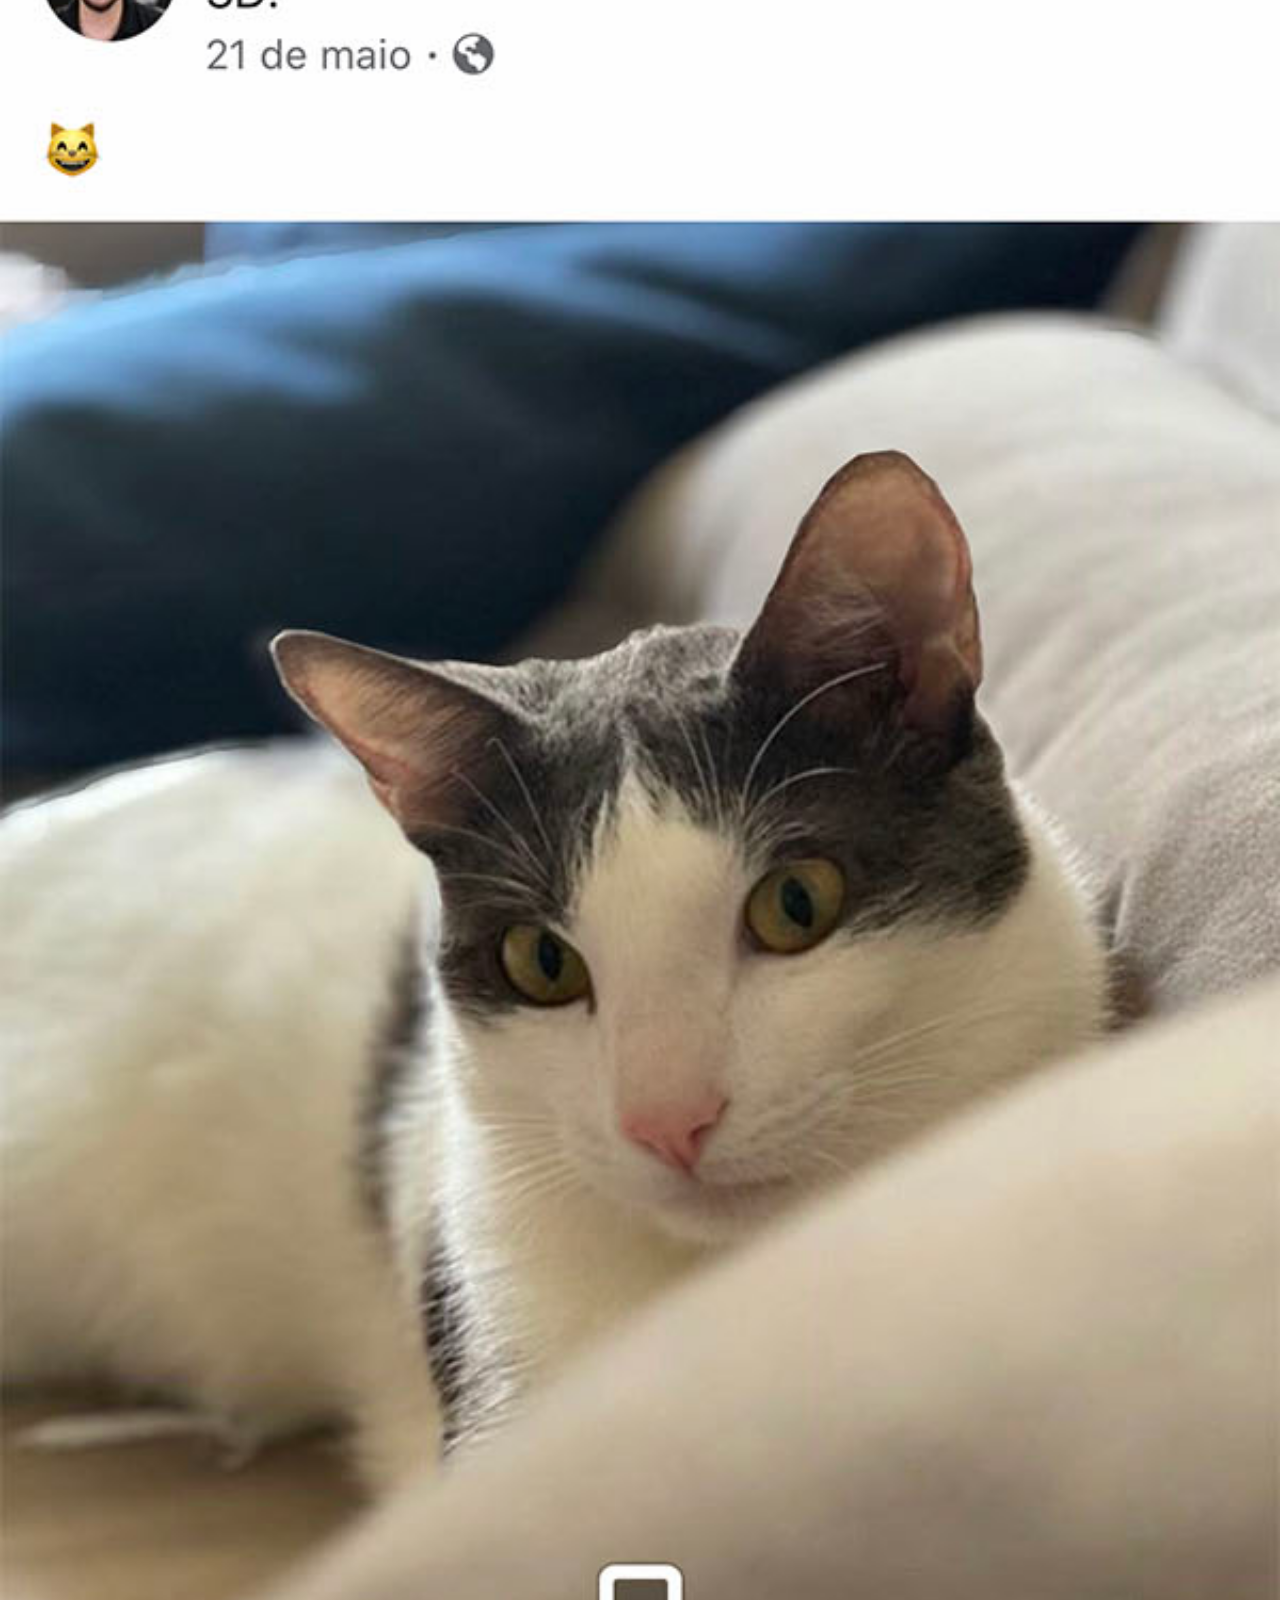
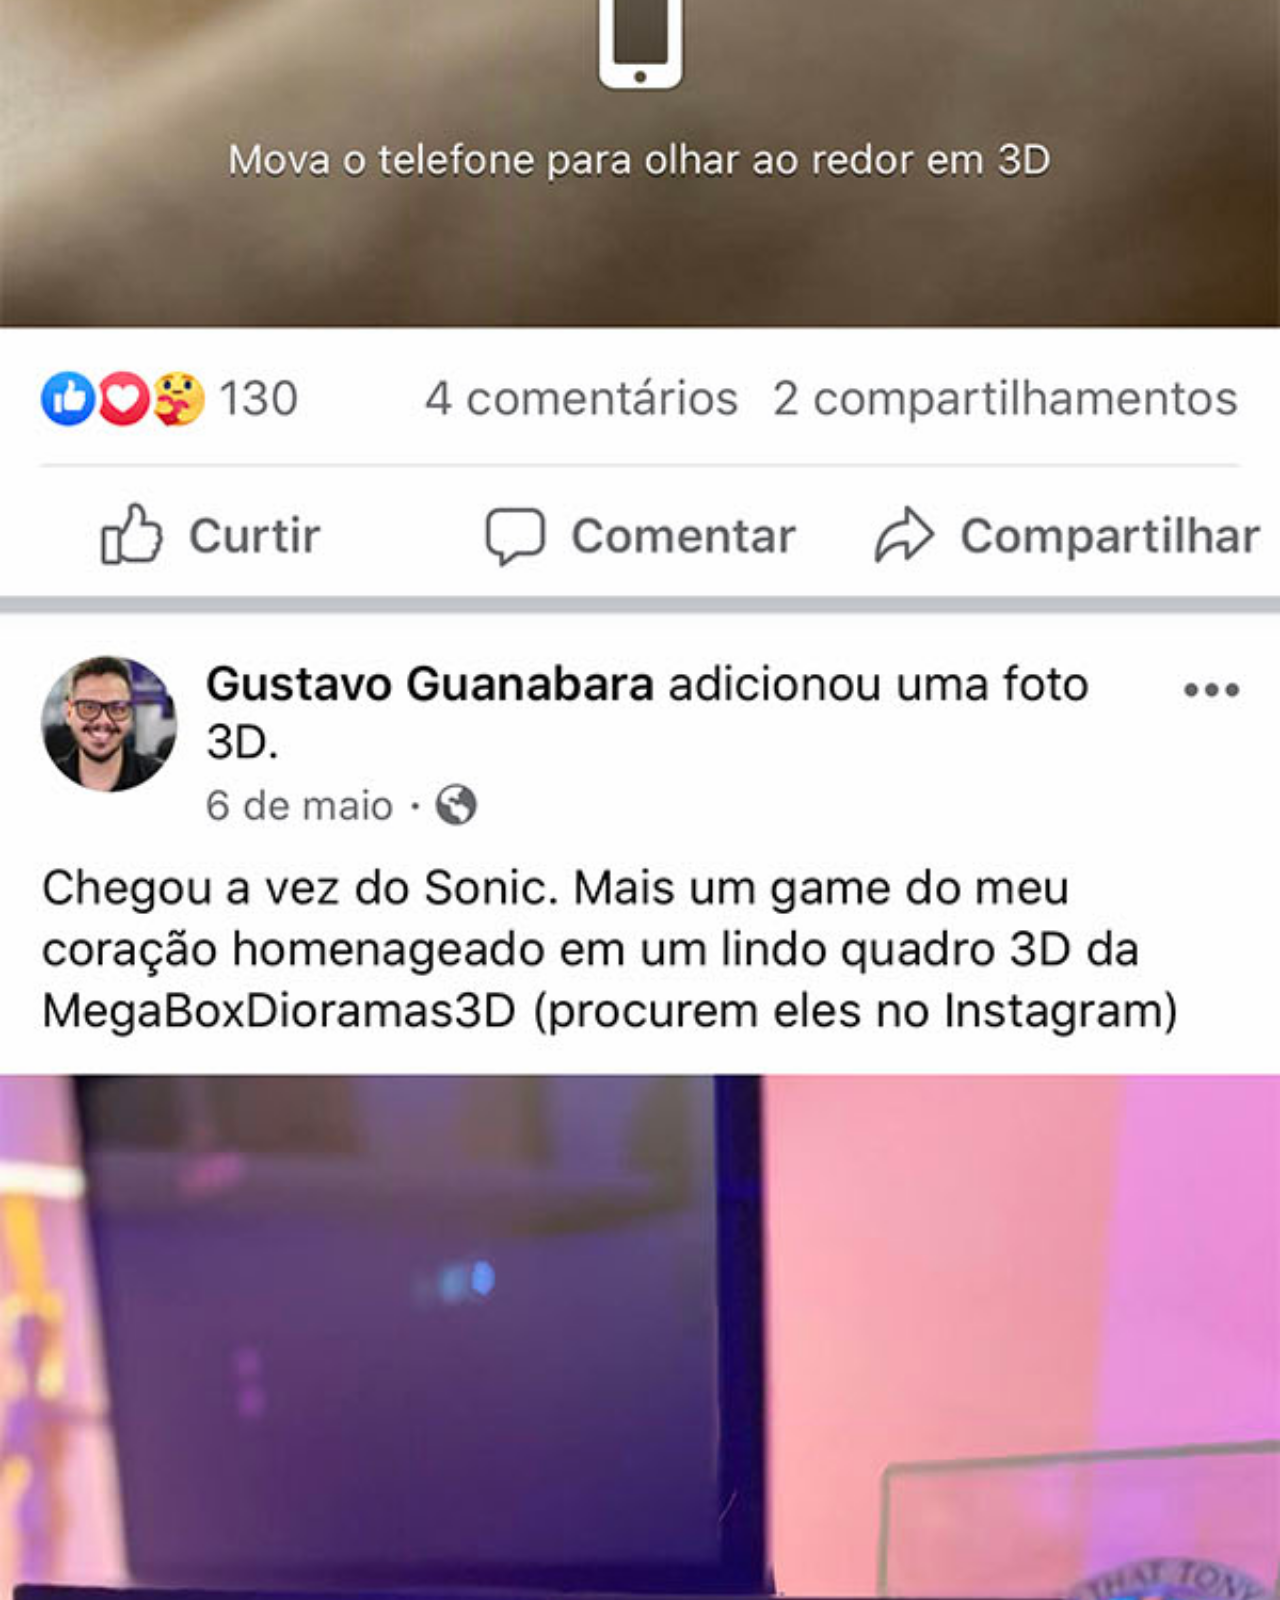
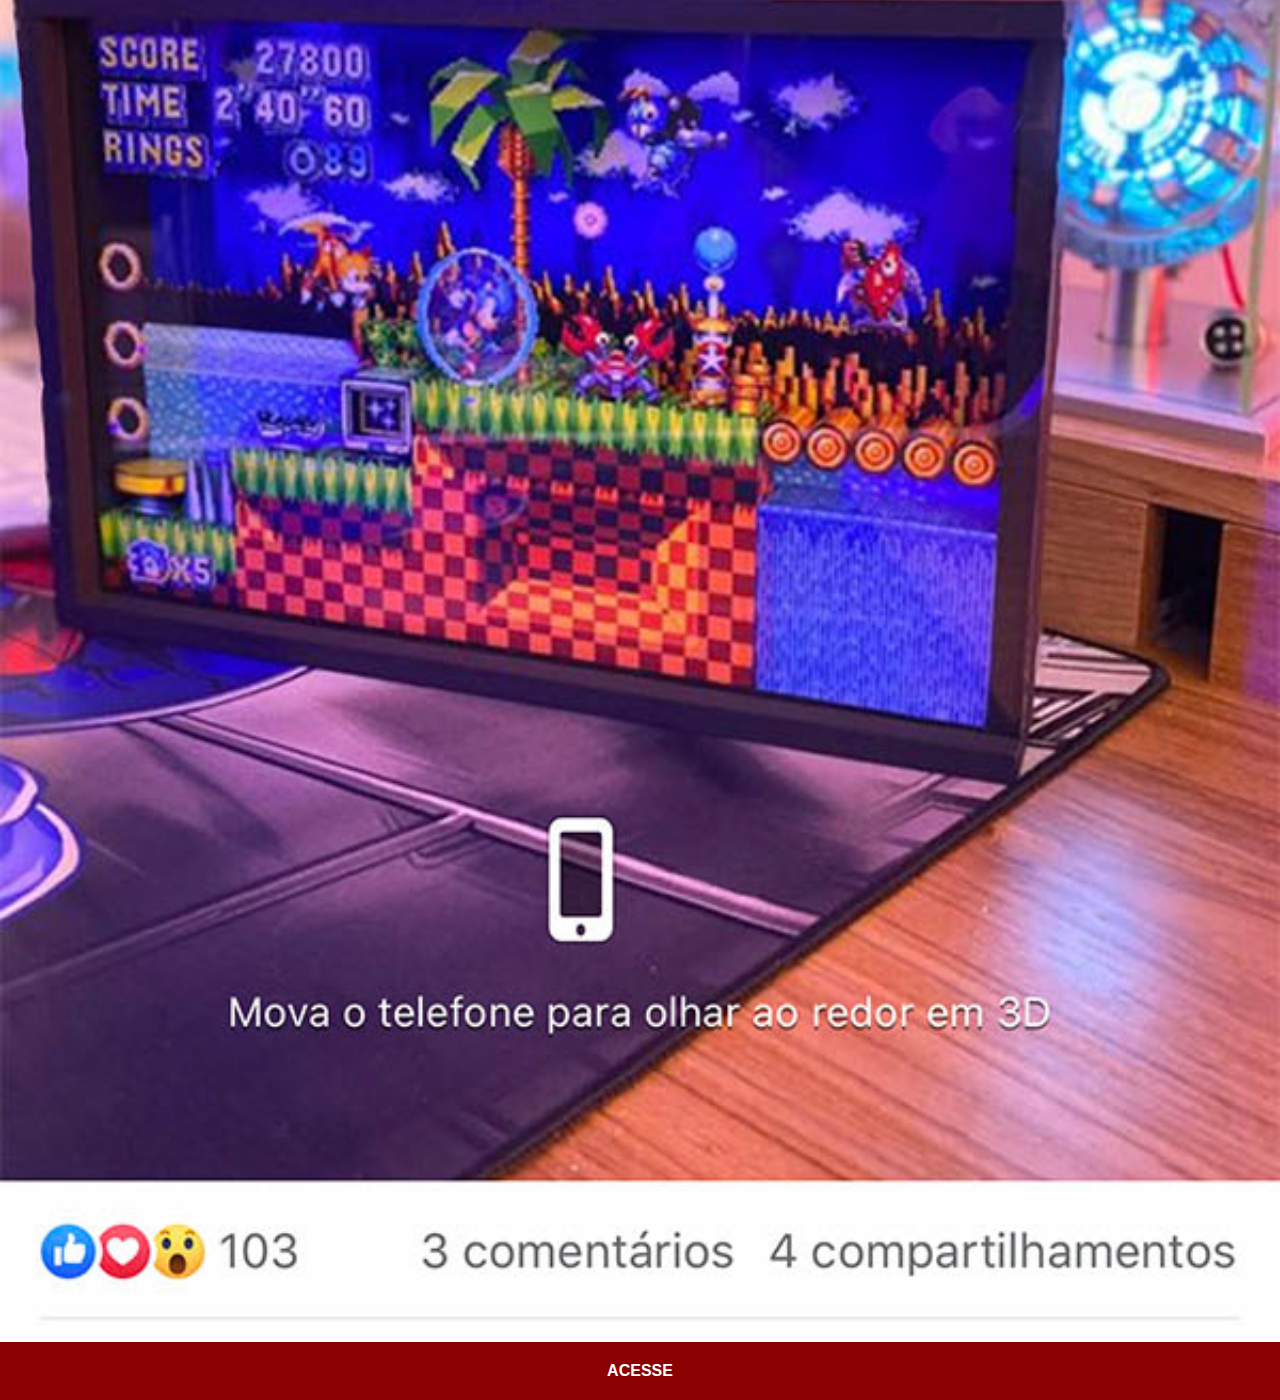
<file: projeto-social/face.html>
<!DOCTYPE html>
<html lang="pt-br">
<head>
    <meta charset="UTF-8">
    <meta name="viewport" content="width=device-width, initial-scale=1.0">
    <title>Document</title>
    <link rel="stylesheet" href="estilos/social.css">
<body>
    <img src="imagens/tela-facebook.jpg" alt="YouTube">
    <a href="https://www.facebook.com/gustavoguanabara/" target="_blank">ACESSE</a>
</body>
</html>
</file>
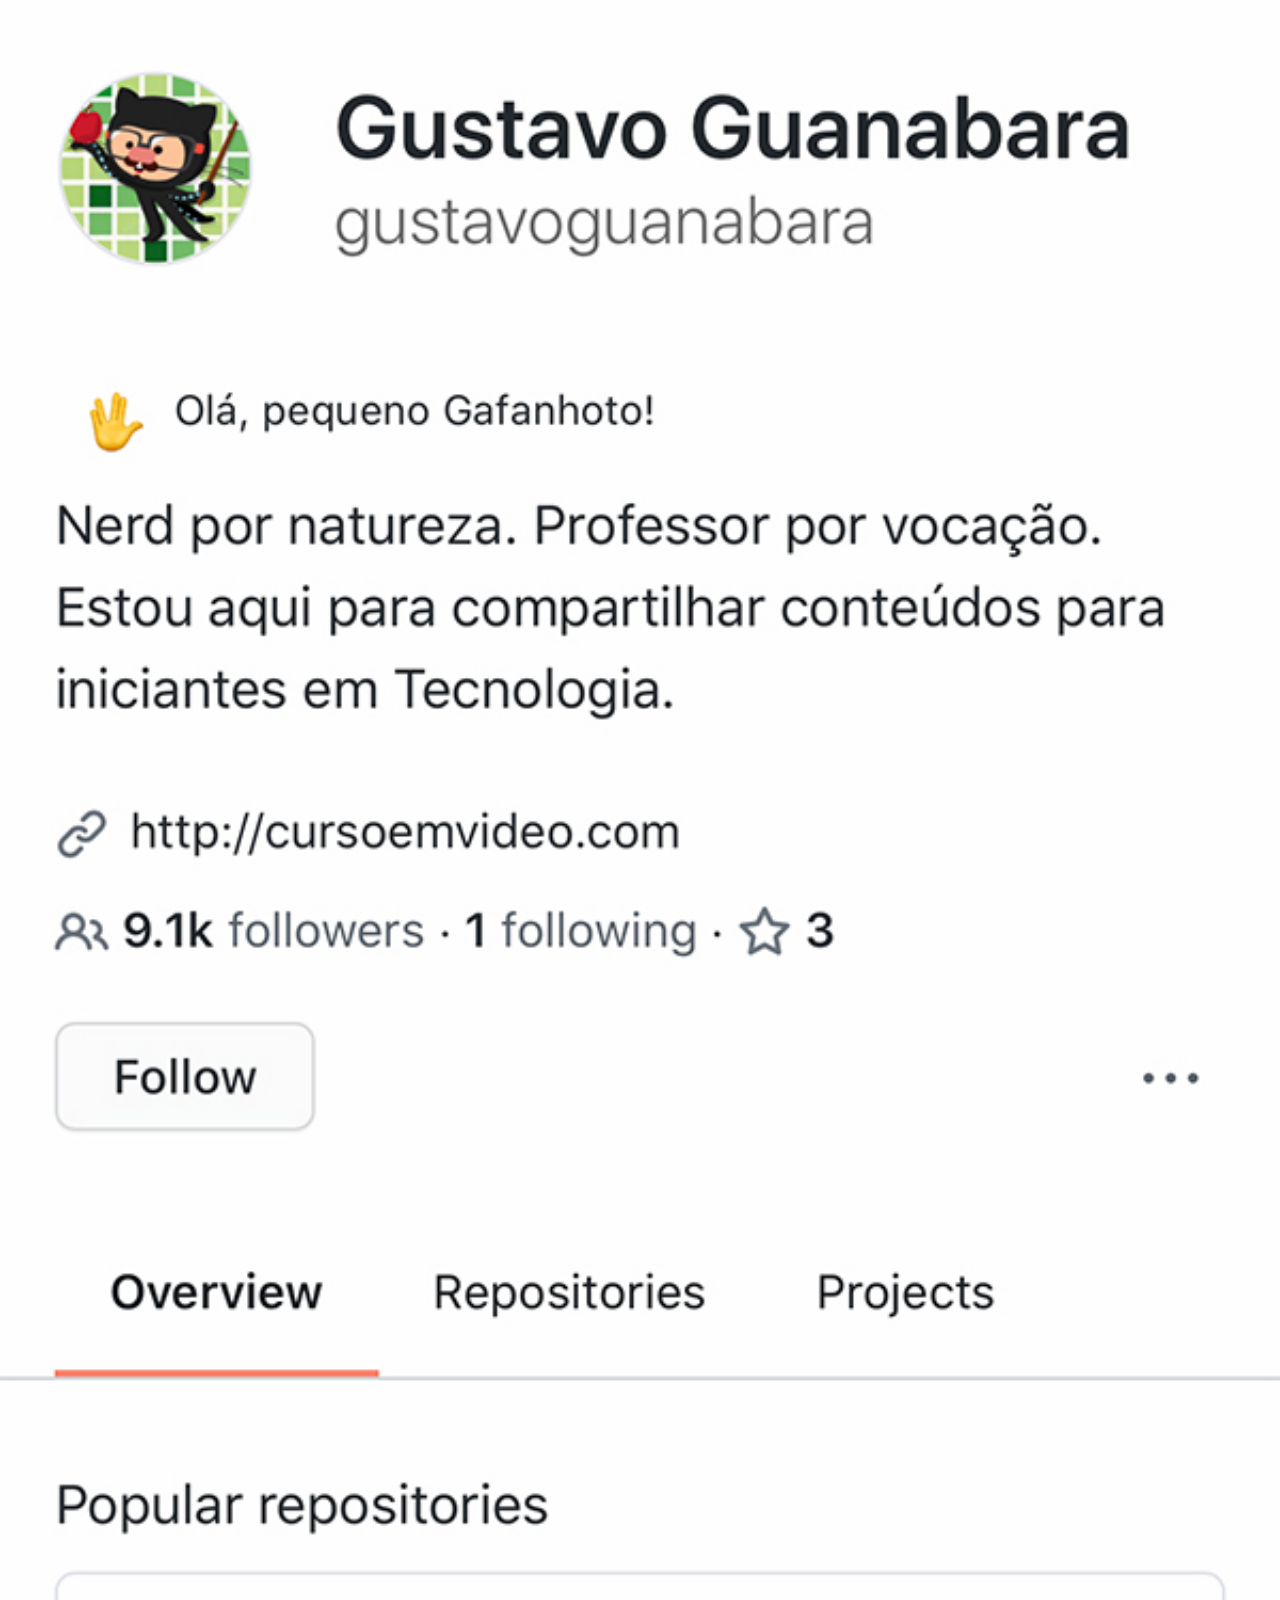
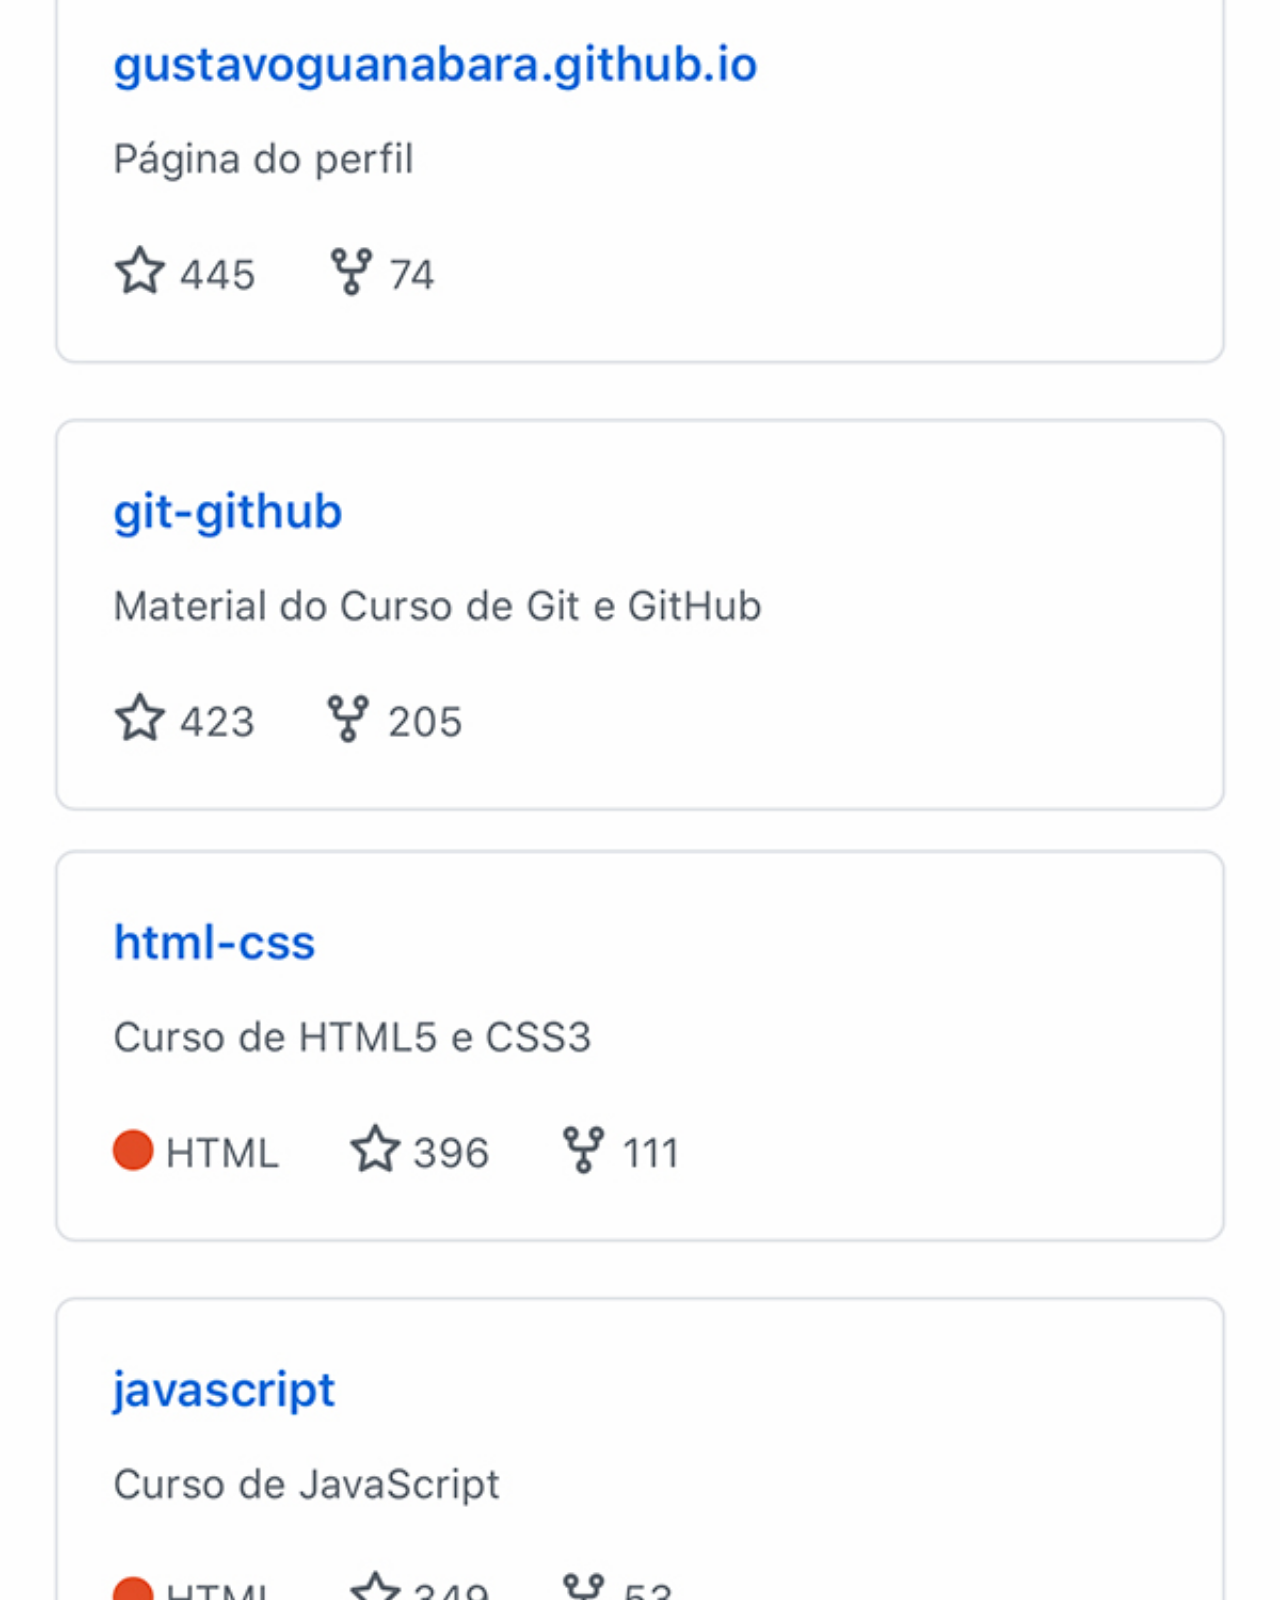
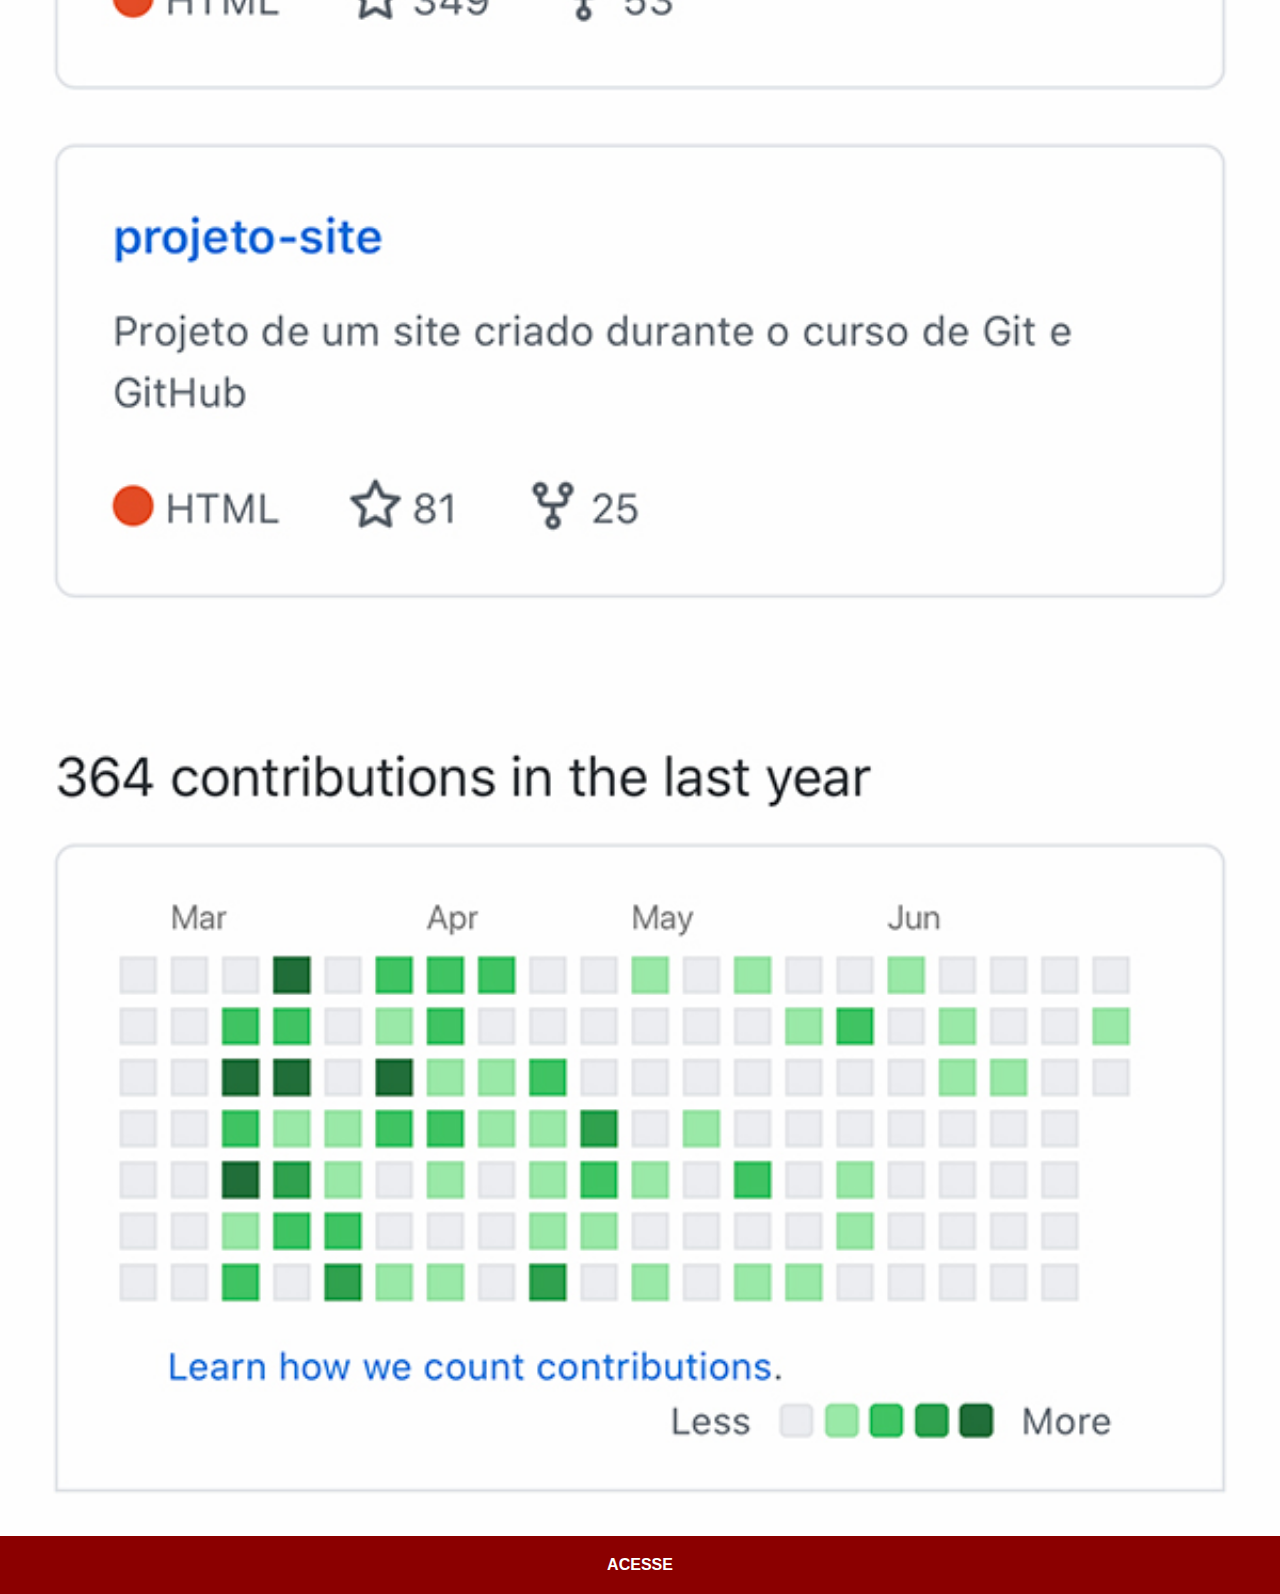
<file: projeto-social/github.html>
<!DOCTYPE html>
<html lang="pt-br">
<head>
    <meta charset="UTF-8">
    <meta name="viewport" content="width=device-width, initial-scale=1.0">
    <title>Document</title>
    <link rel="stylesheet" href="estilos/social.css">
<body>
    <img src="imagens/tela-github.jpg" alt="YouTube">
    <a href="https://github.com/gustavoguanabara/" target="_blank">ACESSE</a>
</body>
</html>
</file>
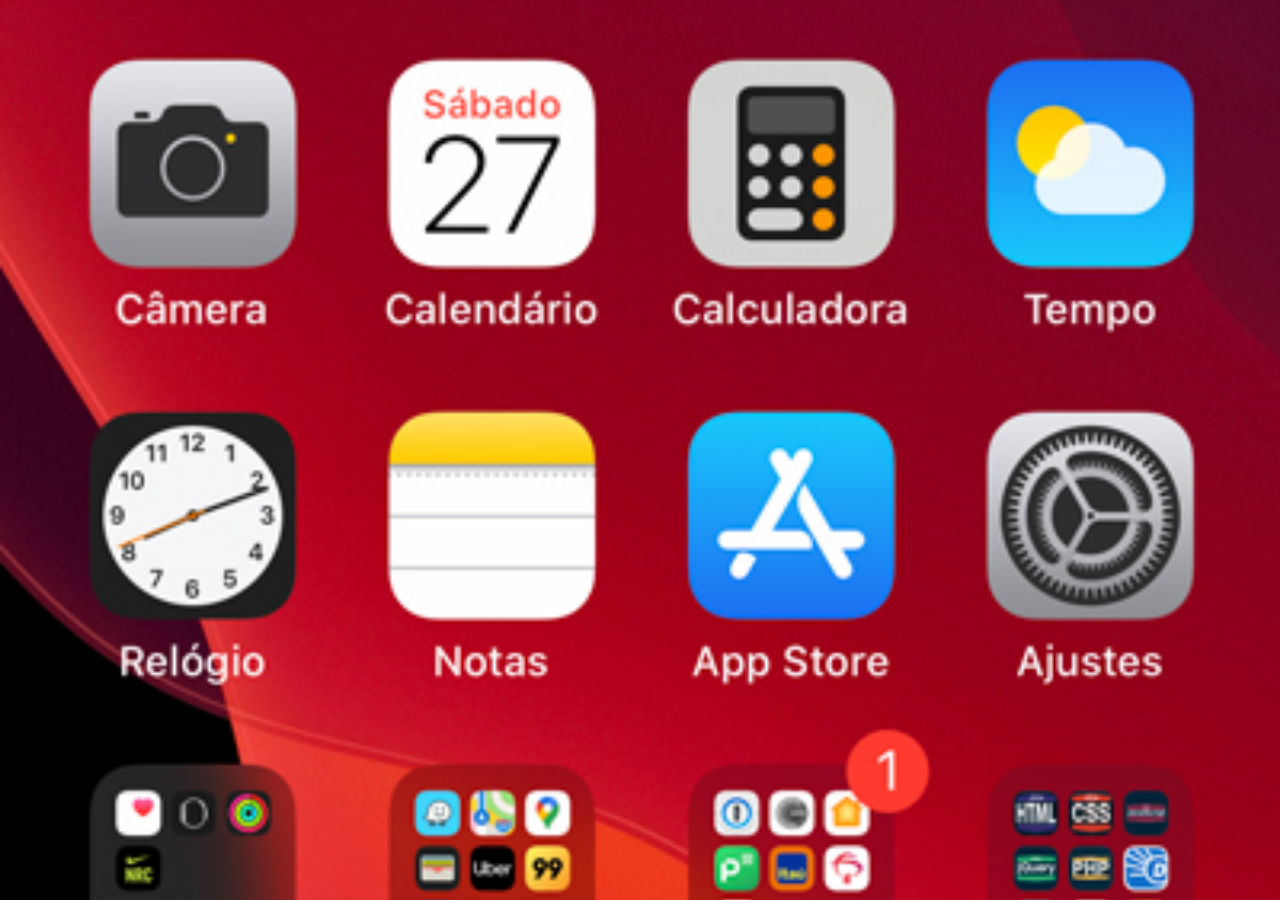
<file: projeto-social/home.html>
<!DOCTYPE html>
<html lang="pt-br">
<head>
    <meta charset="UTF-8">
    <meta name="viewport" content="width=device-width, initial-scale=1.0">
    <title>Home</title>
    <style>
        * {
            margin: 0px;
            padding: 0px;
        }

        body {
            width: 100vw;
            height: 100vh;
            background: black url(imagens/tela-home.jpg) no-repeat top center;
            background-size: cover;
            background-attachment: fixed;
        }
    </style>
</head>
<body>
    
</body>
</html>
</file>
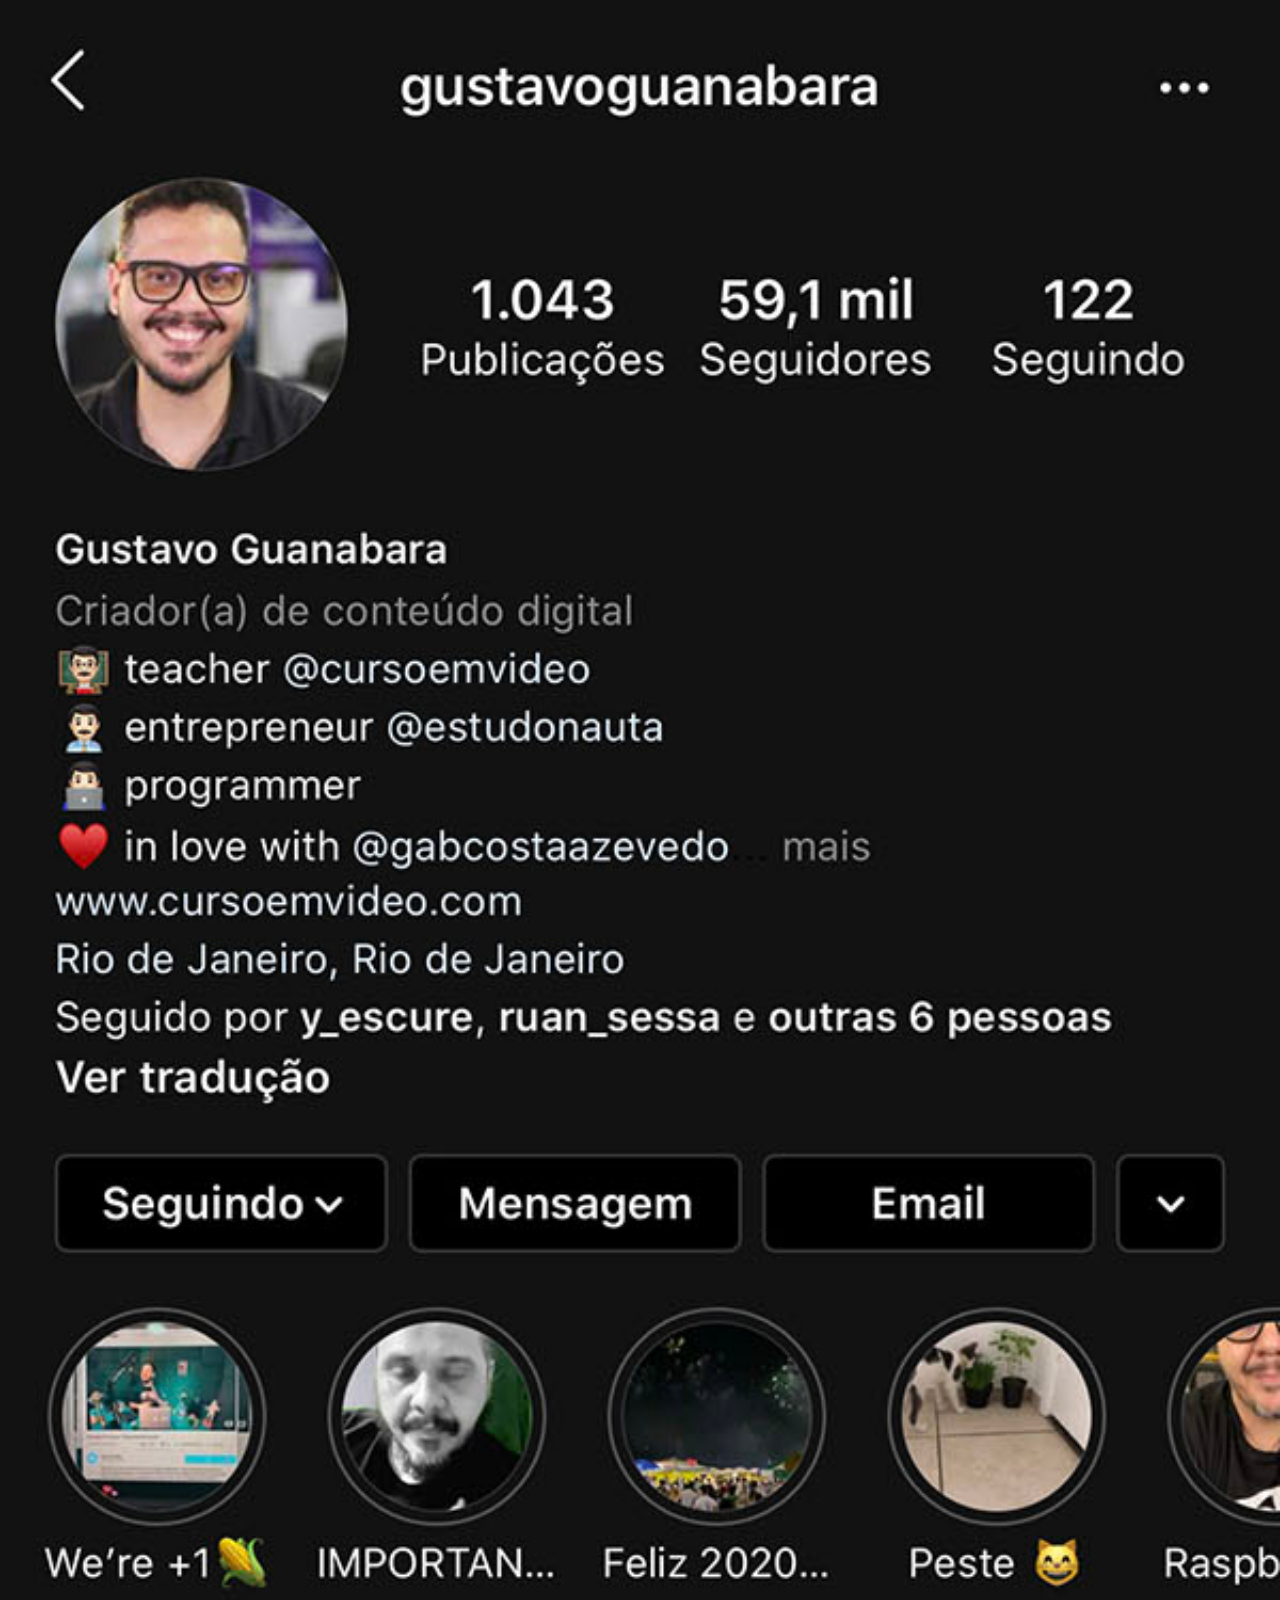
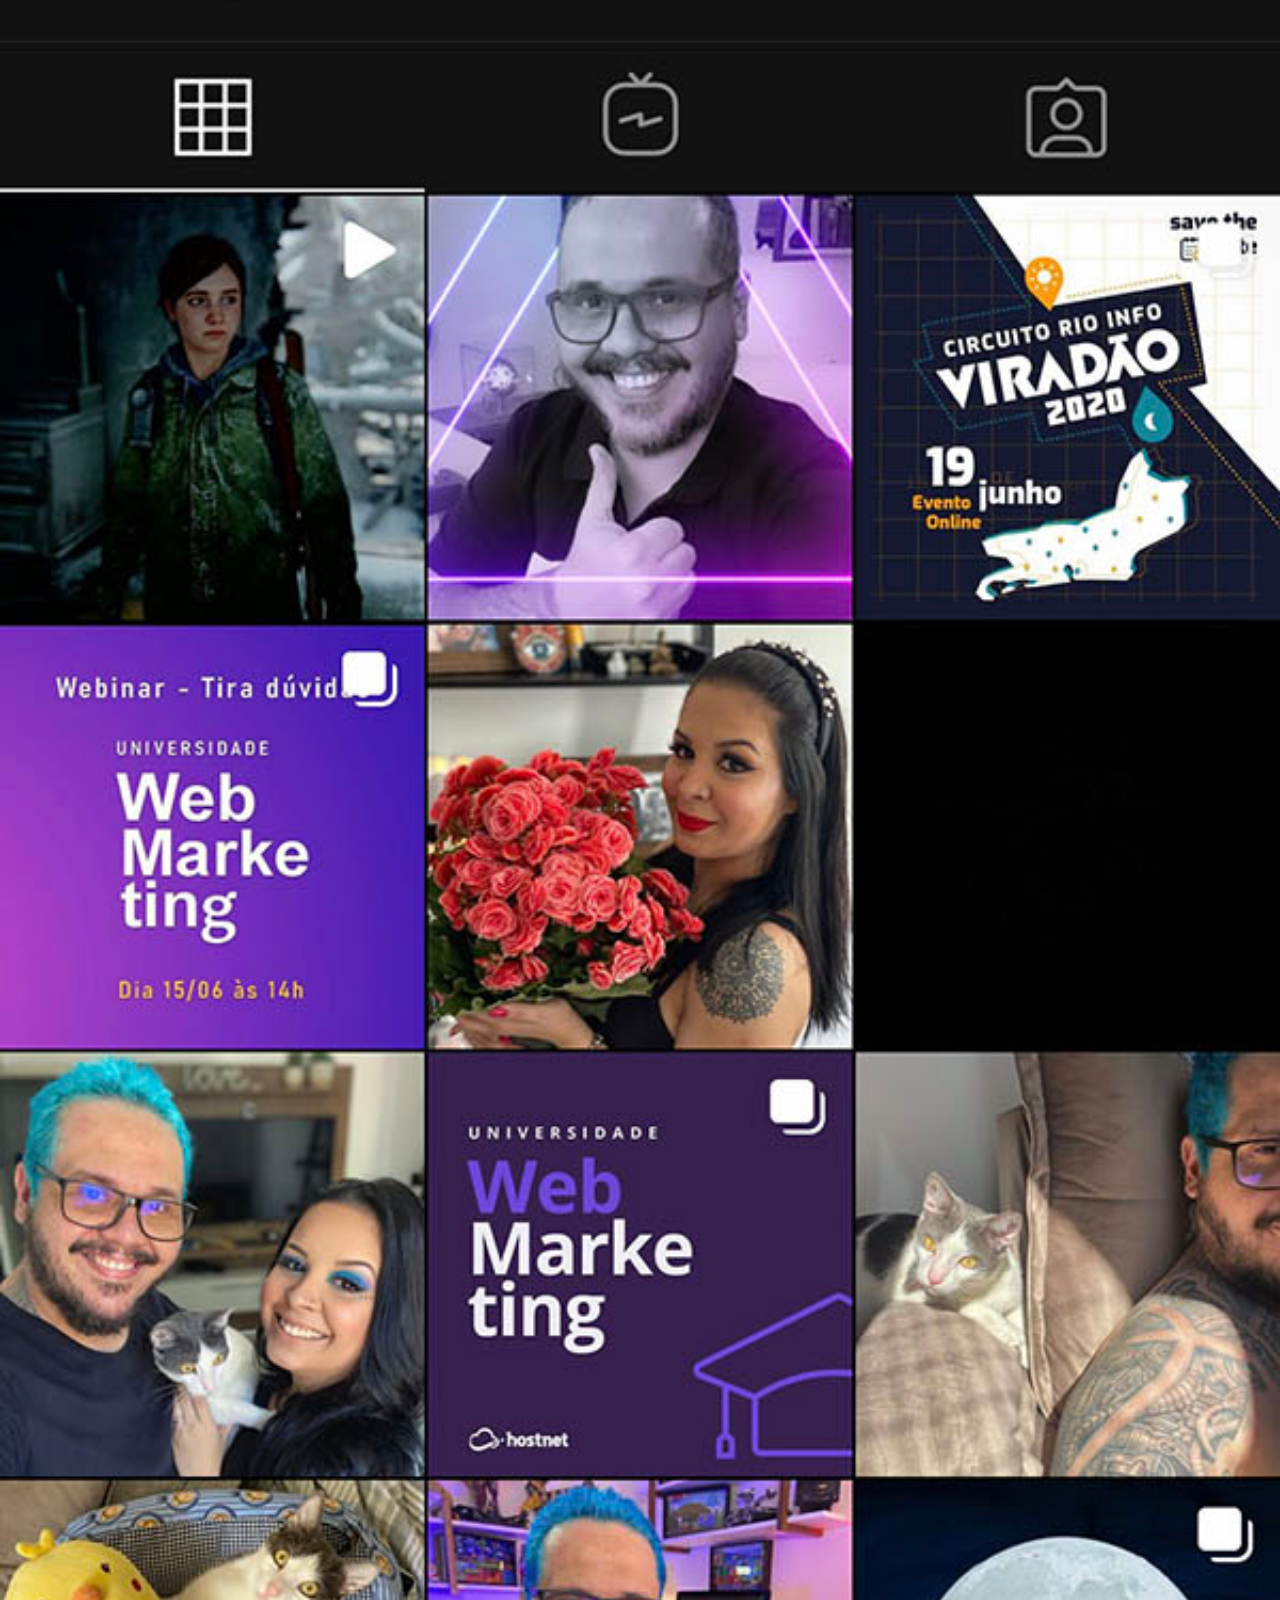
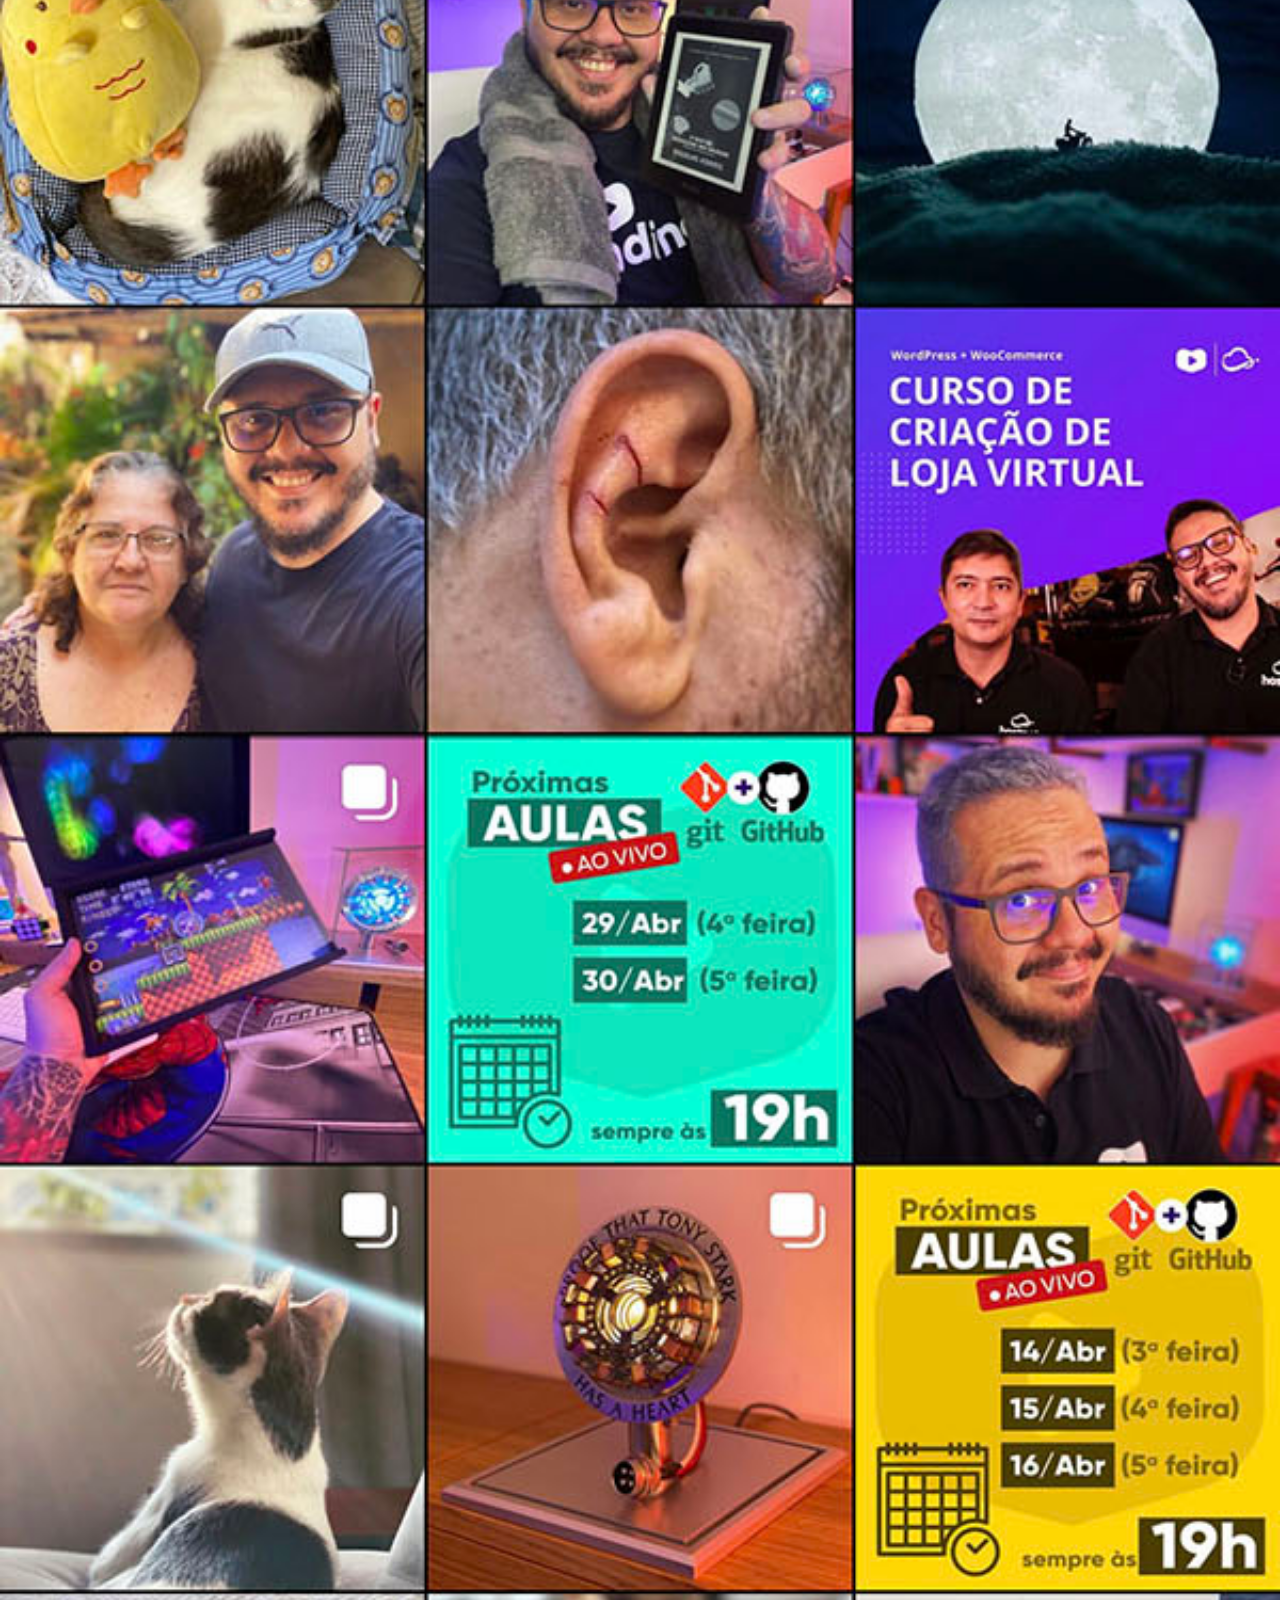
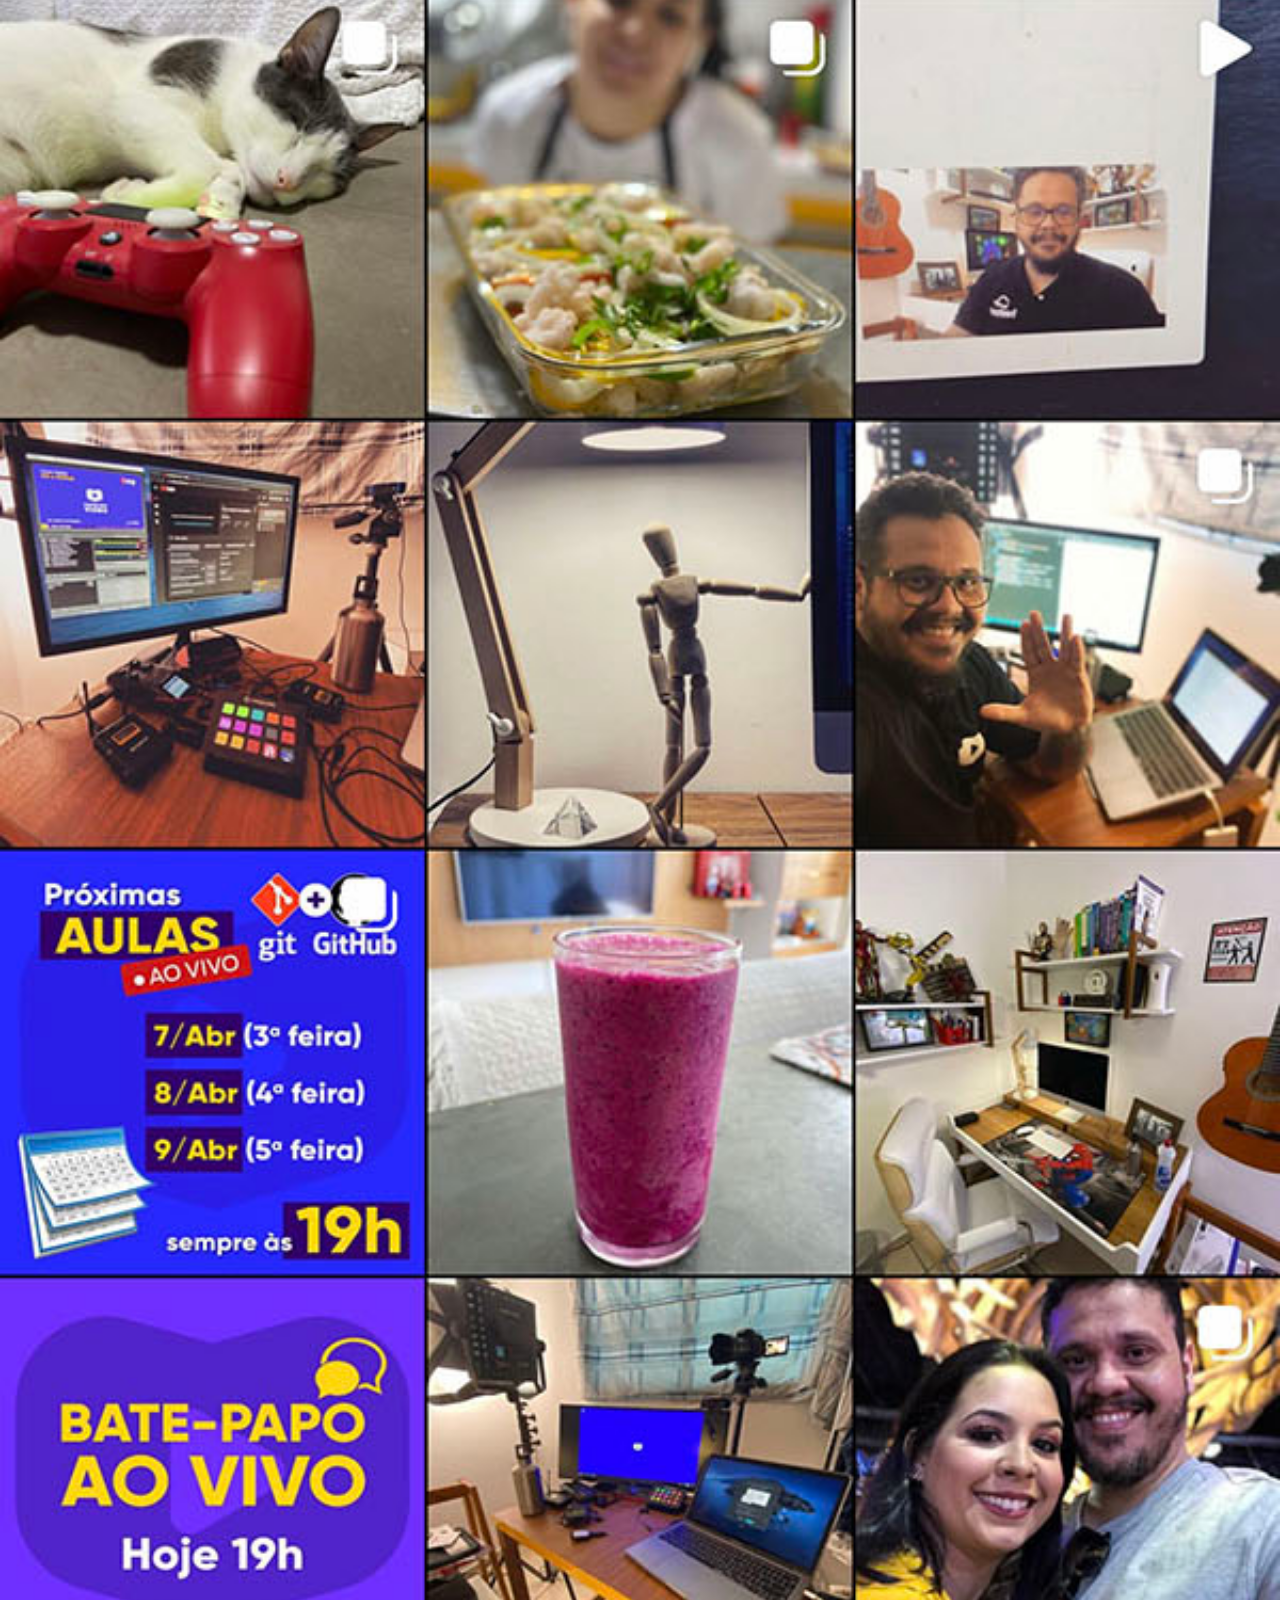
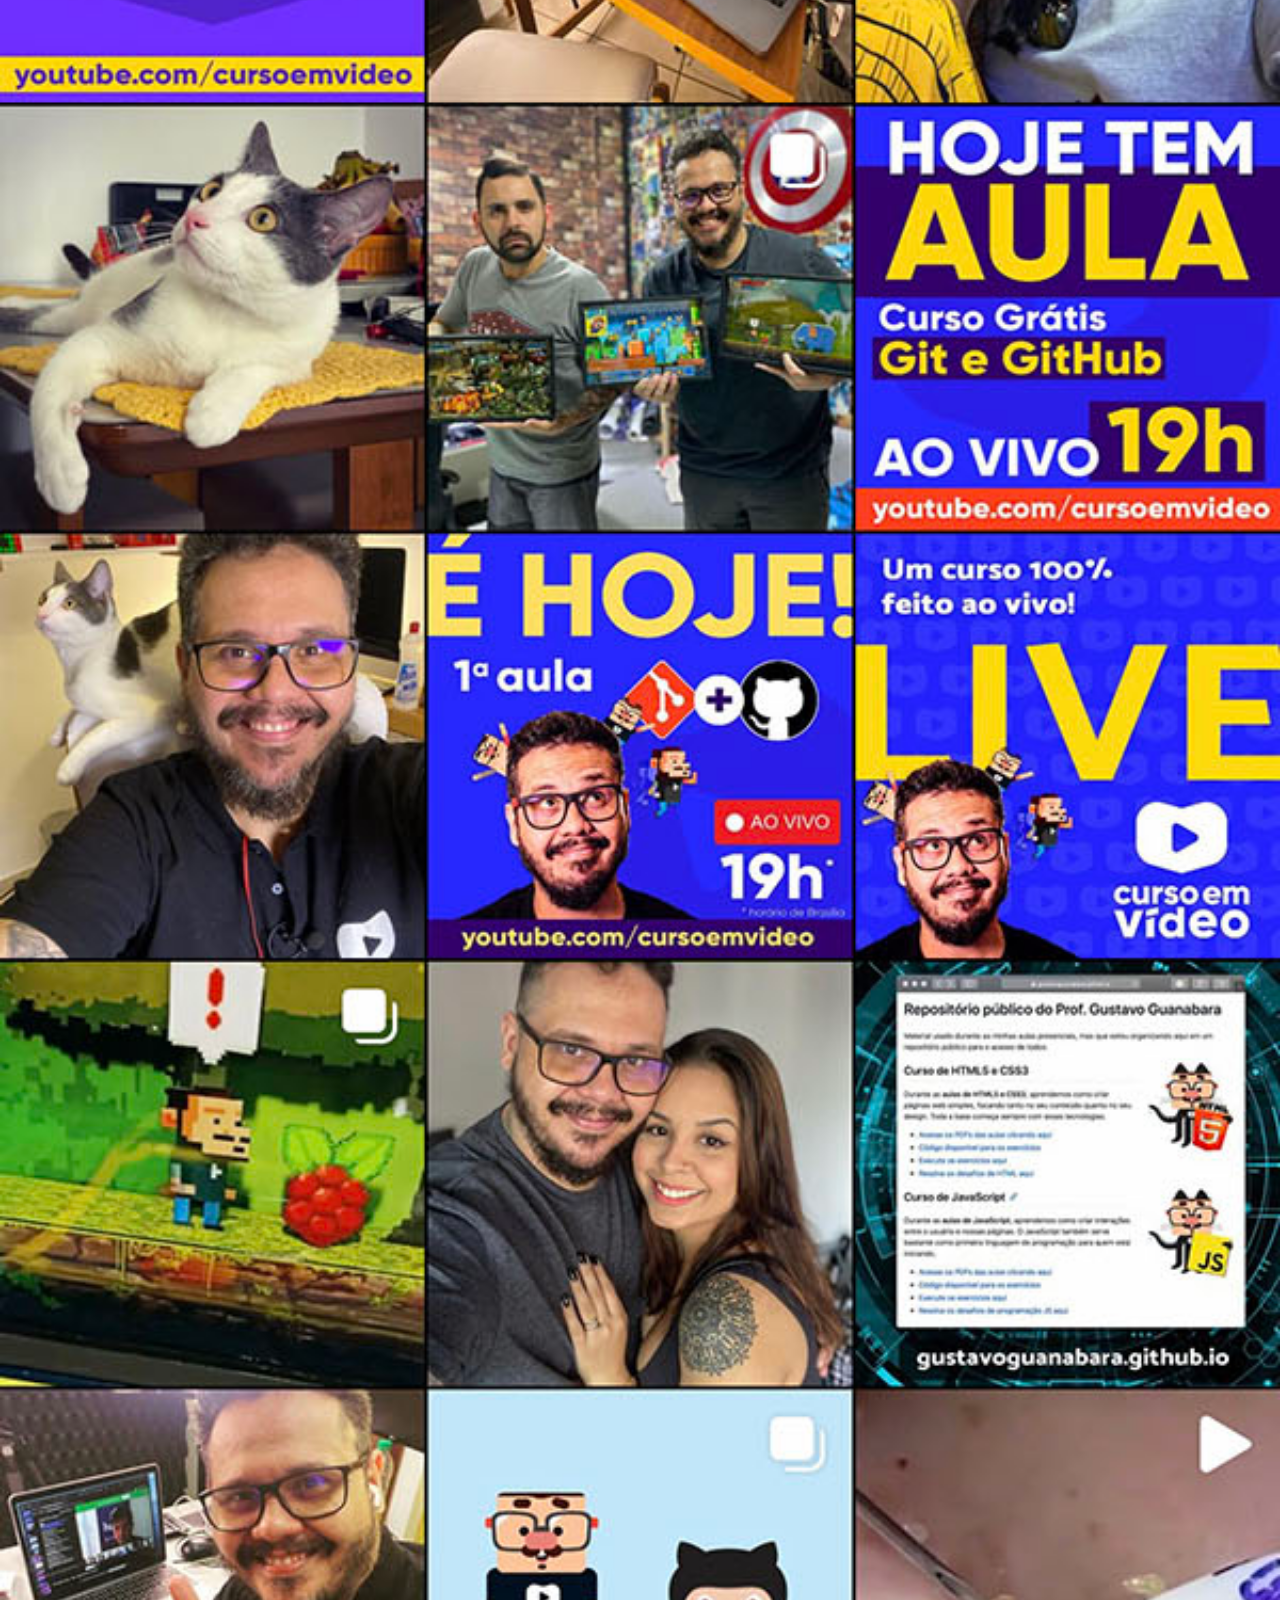
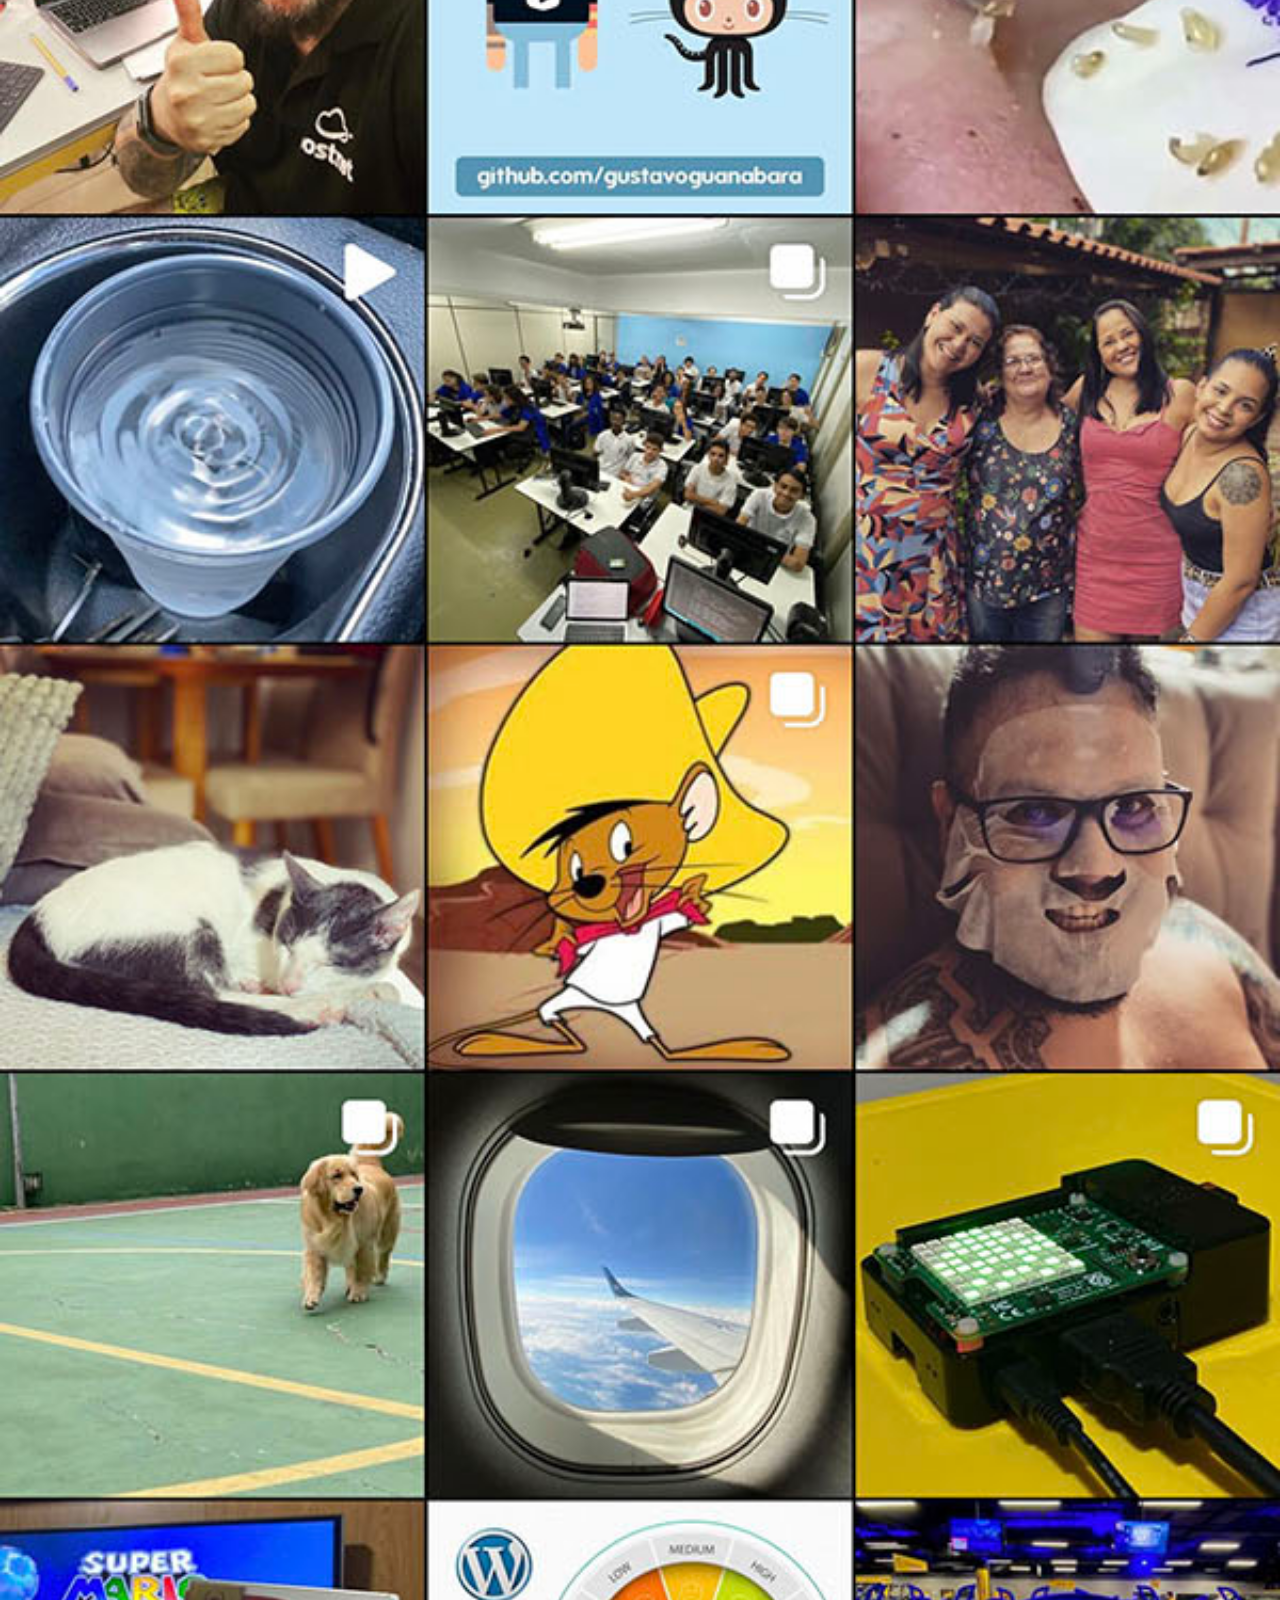
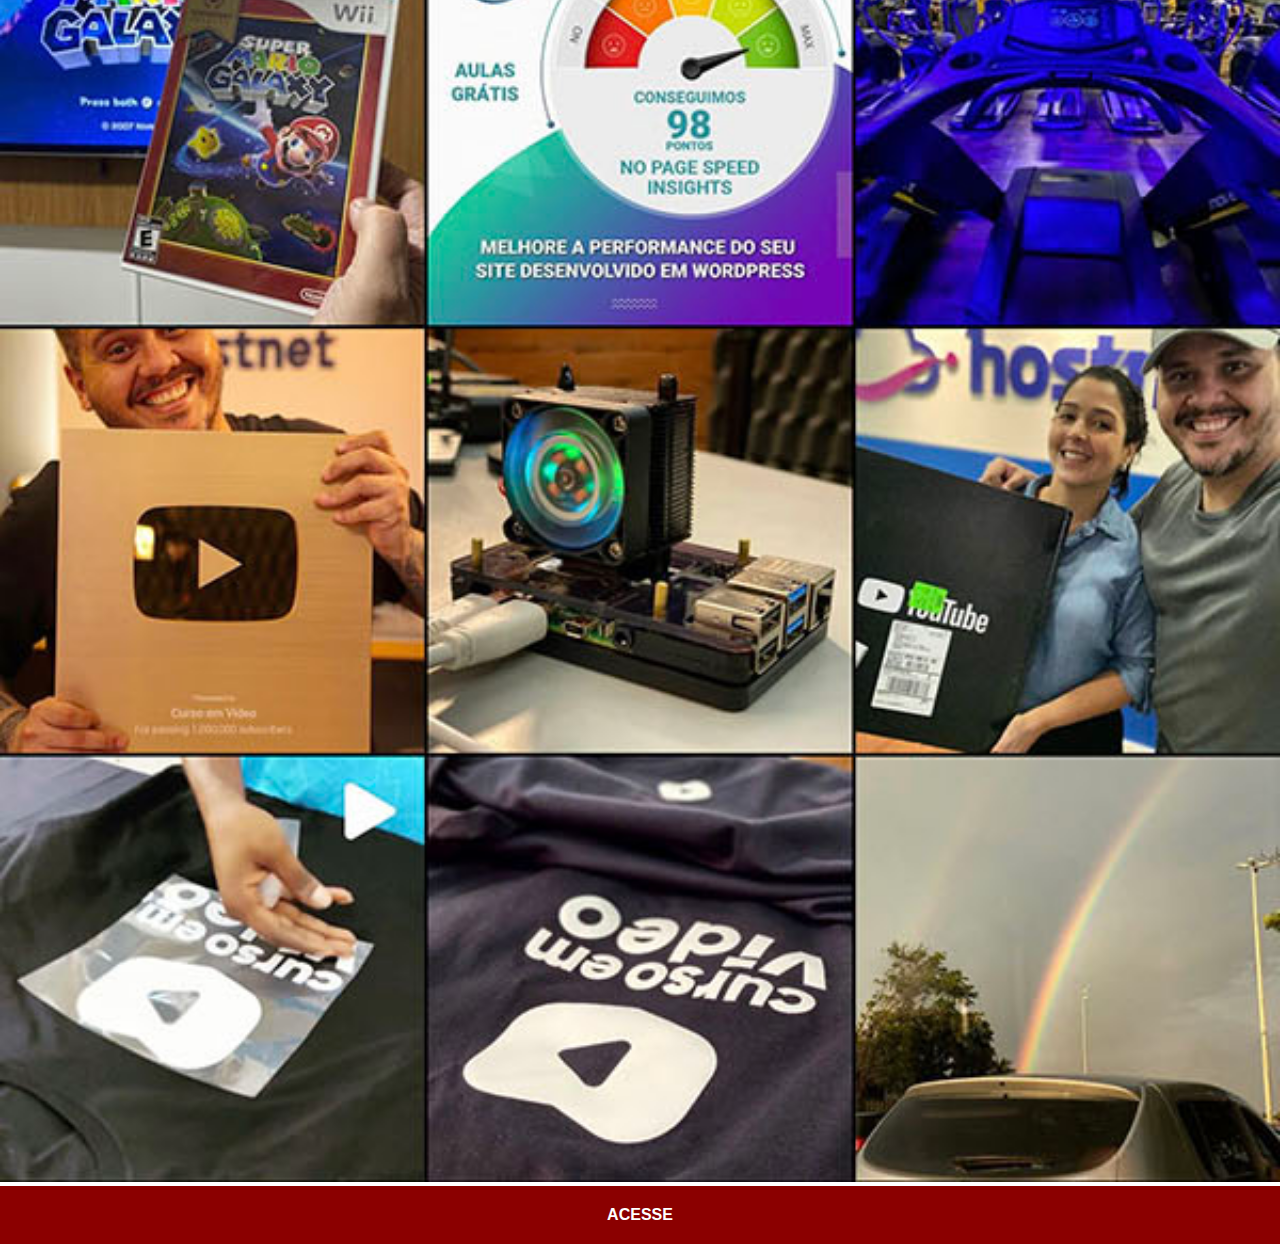
<file: projeto-social/instagram.html>
<!DOCTYPE html>
<html lang="pt-br">
<head>
    <meta charset="UTF-8">
    <meta name="viewport" content="width=device-width, initial-scale=1.0">
    <title>Document</title>
    <link rel="stylesheet" href="estilos/social.css">
<body>
    <img src="imagens/tela-instagram.jpg" alt="YouTube">
    <a href="https://www.instagram.com/gustavoguanabara/" target="_blank">ACESSE</a>
</body>
</html>
</file>
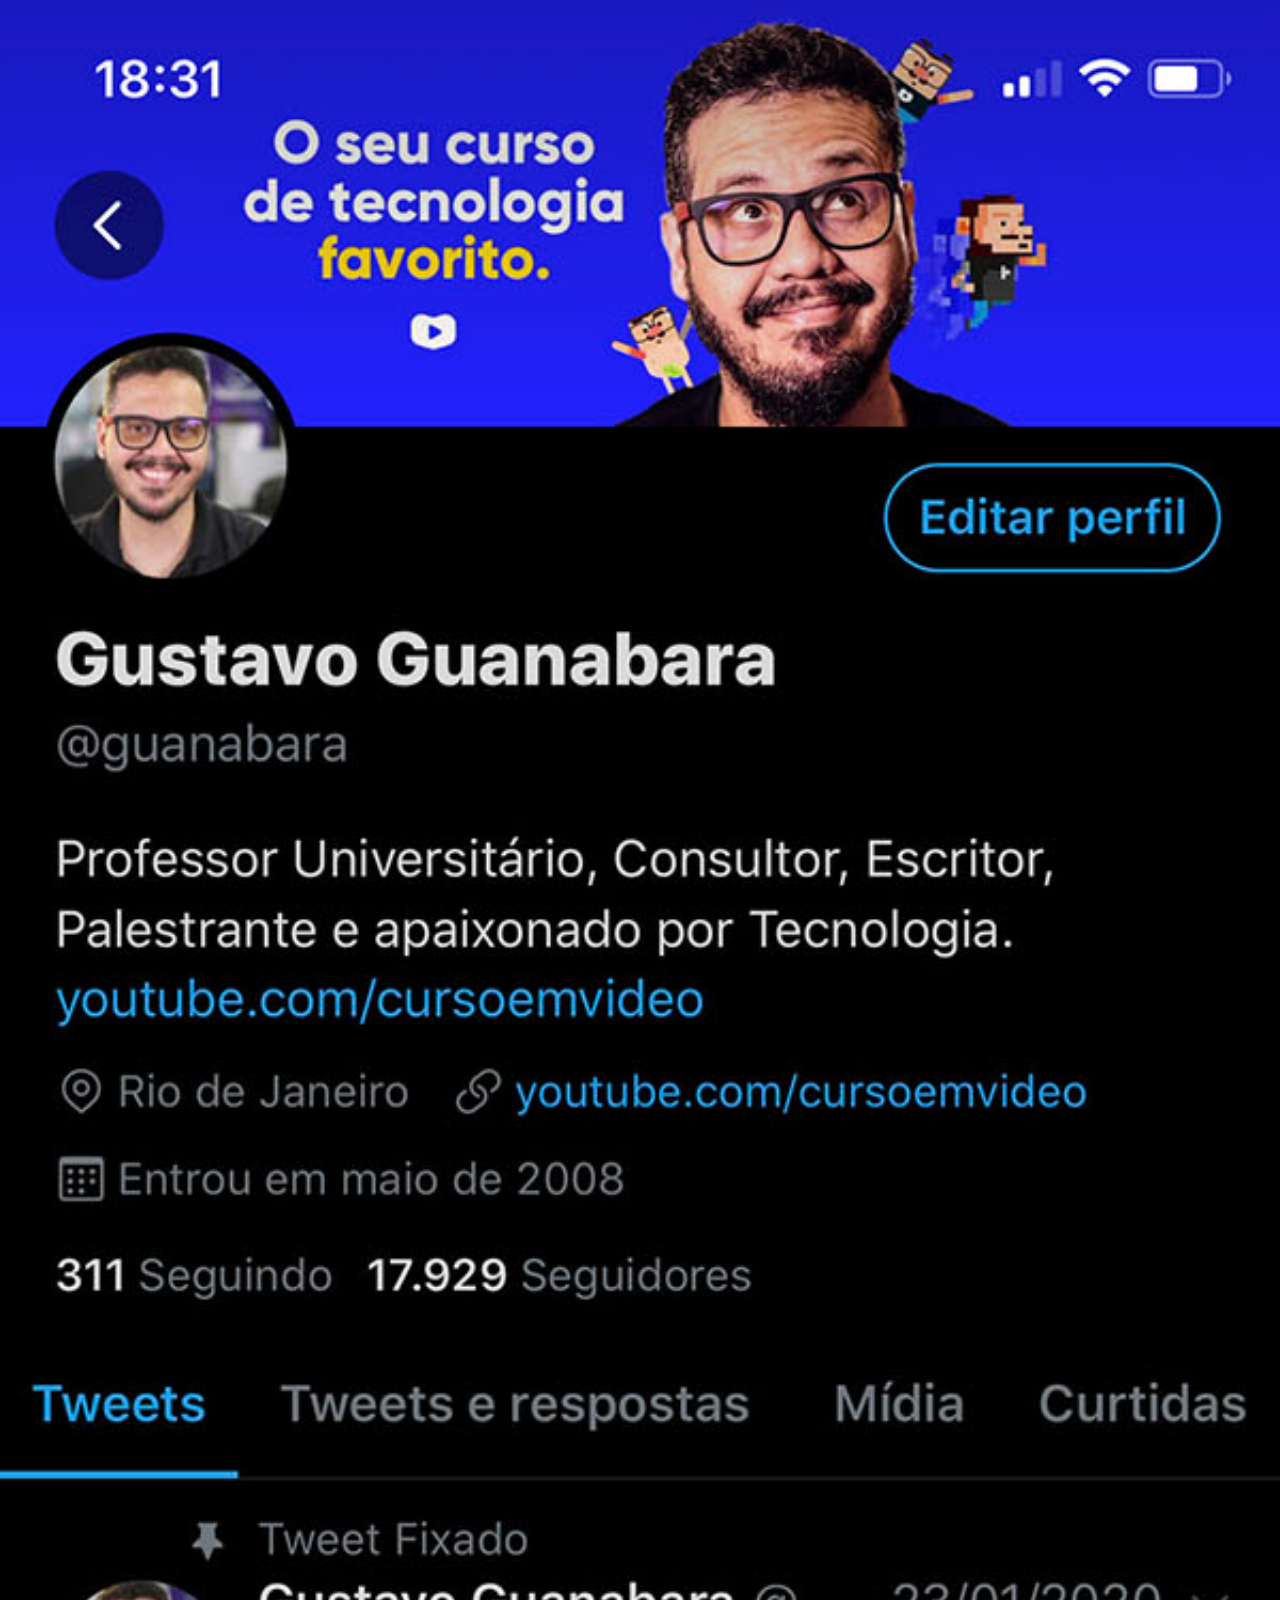
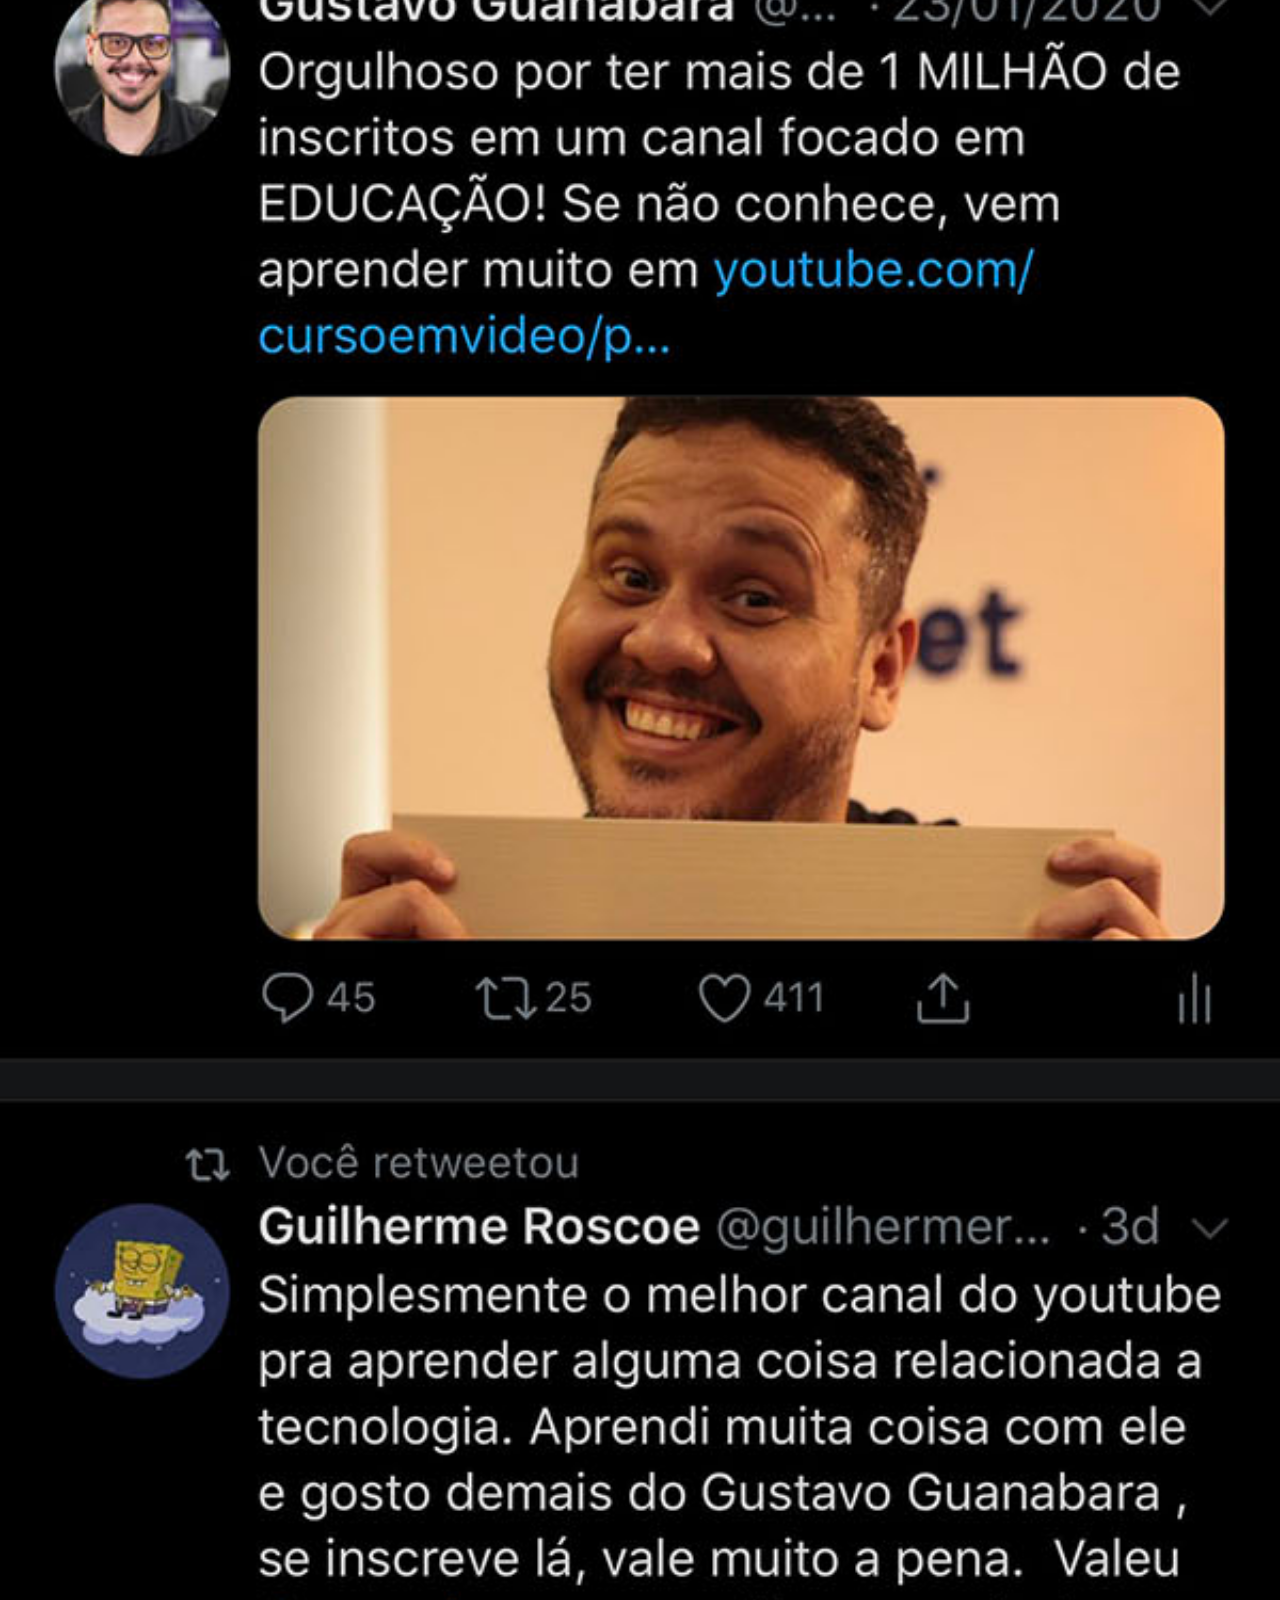
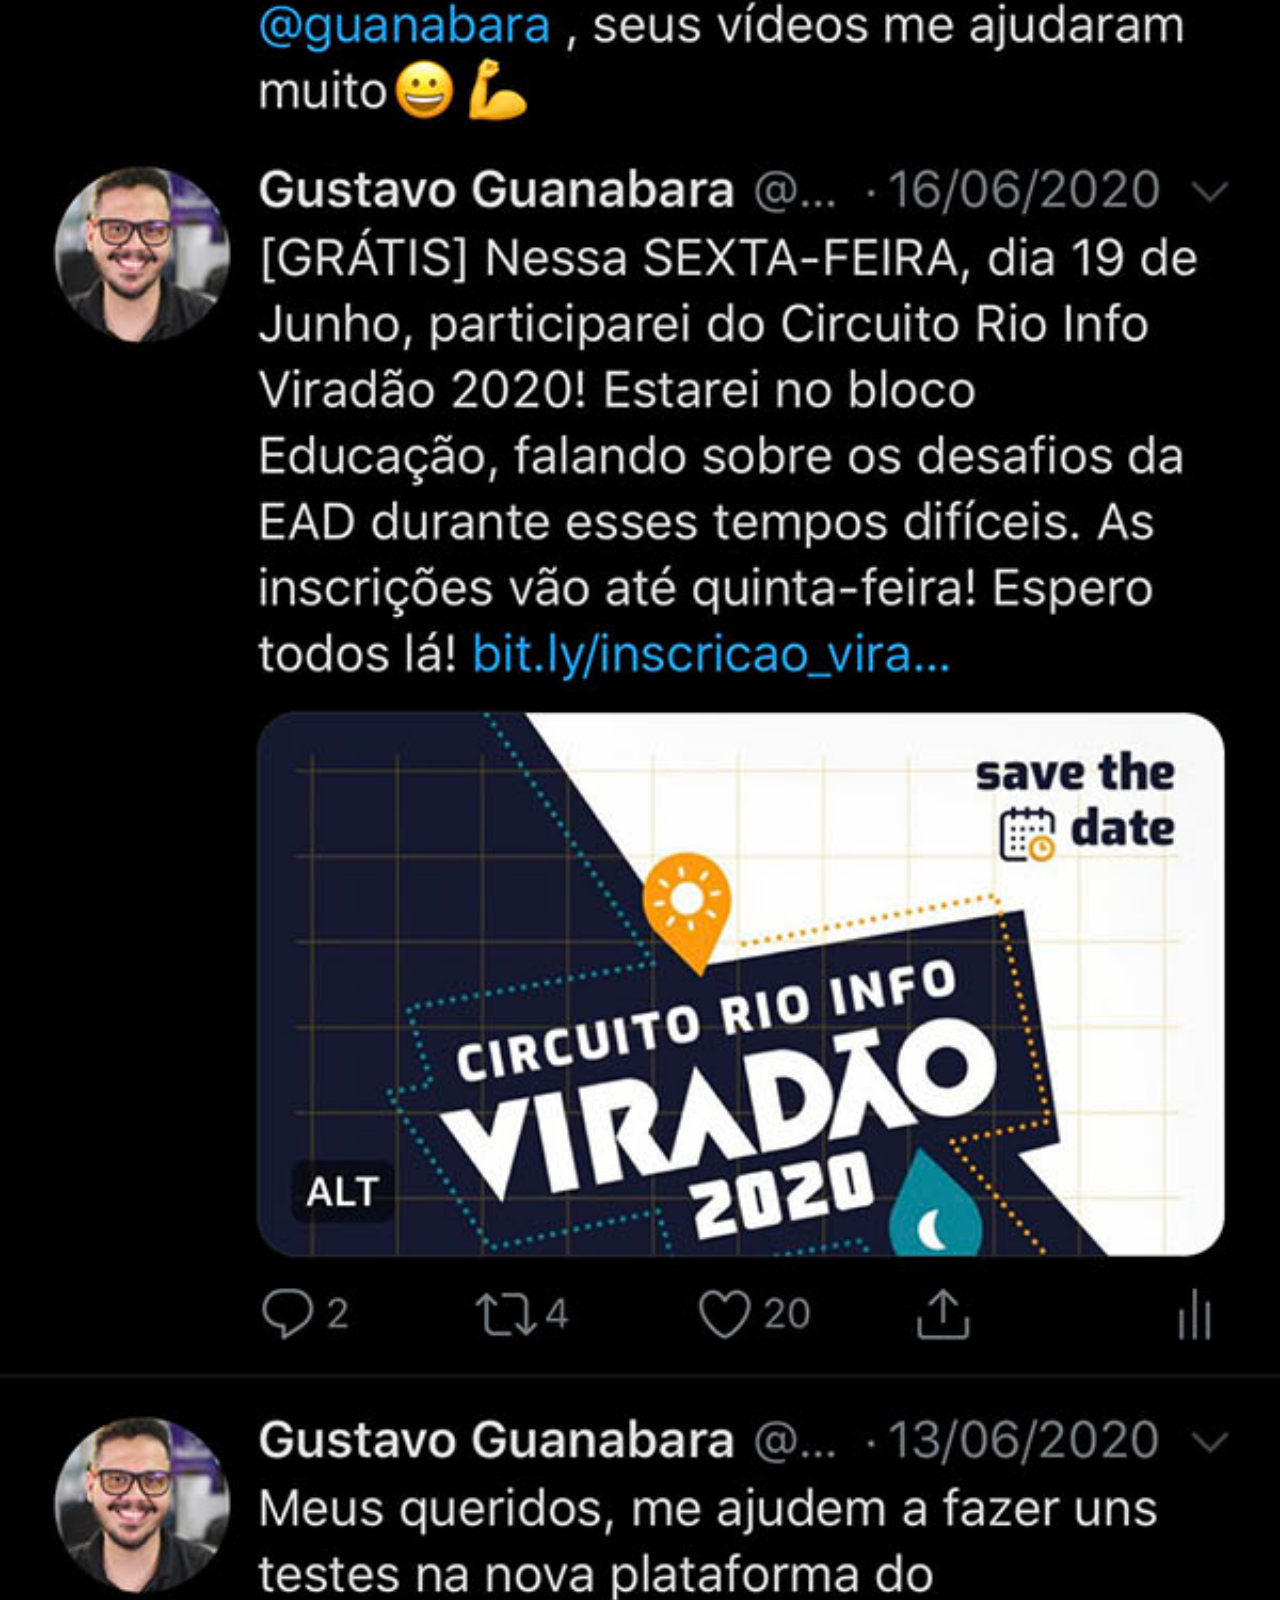
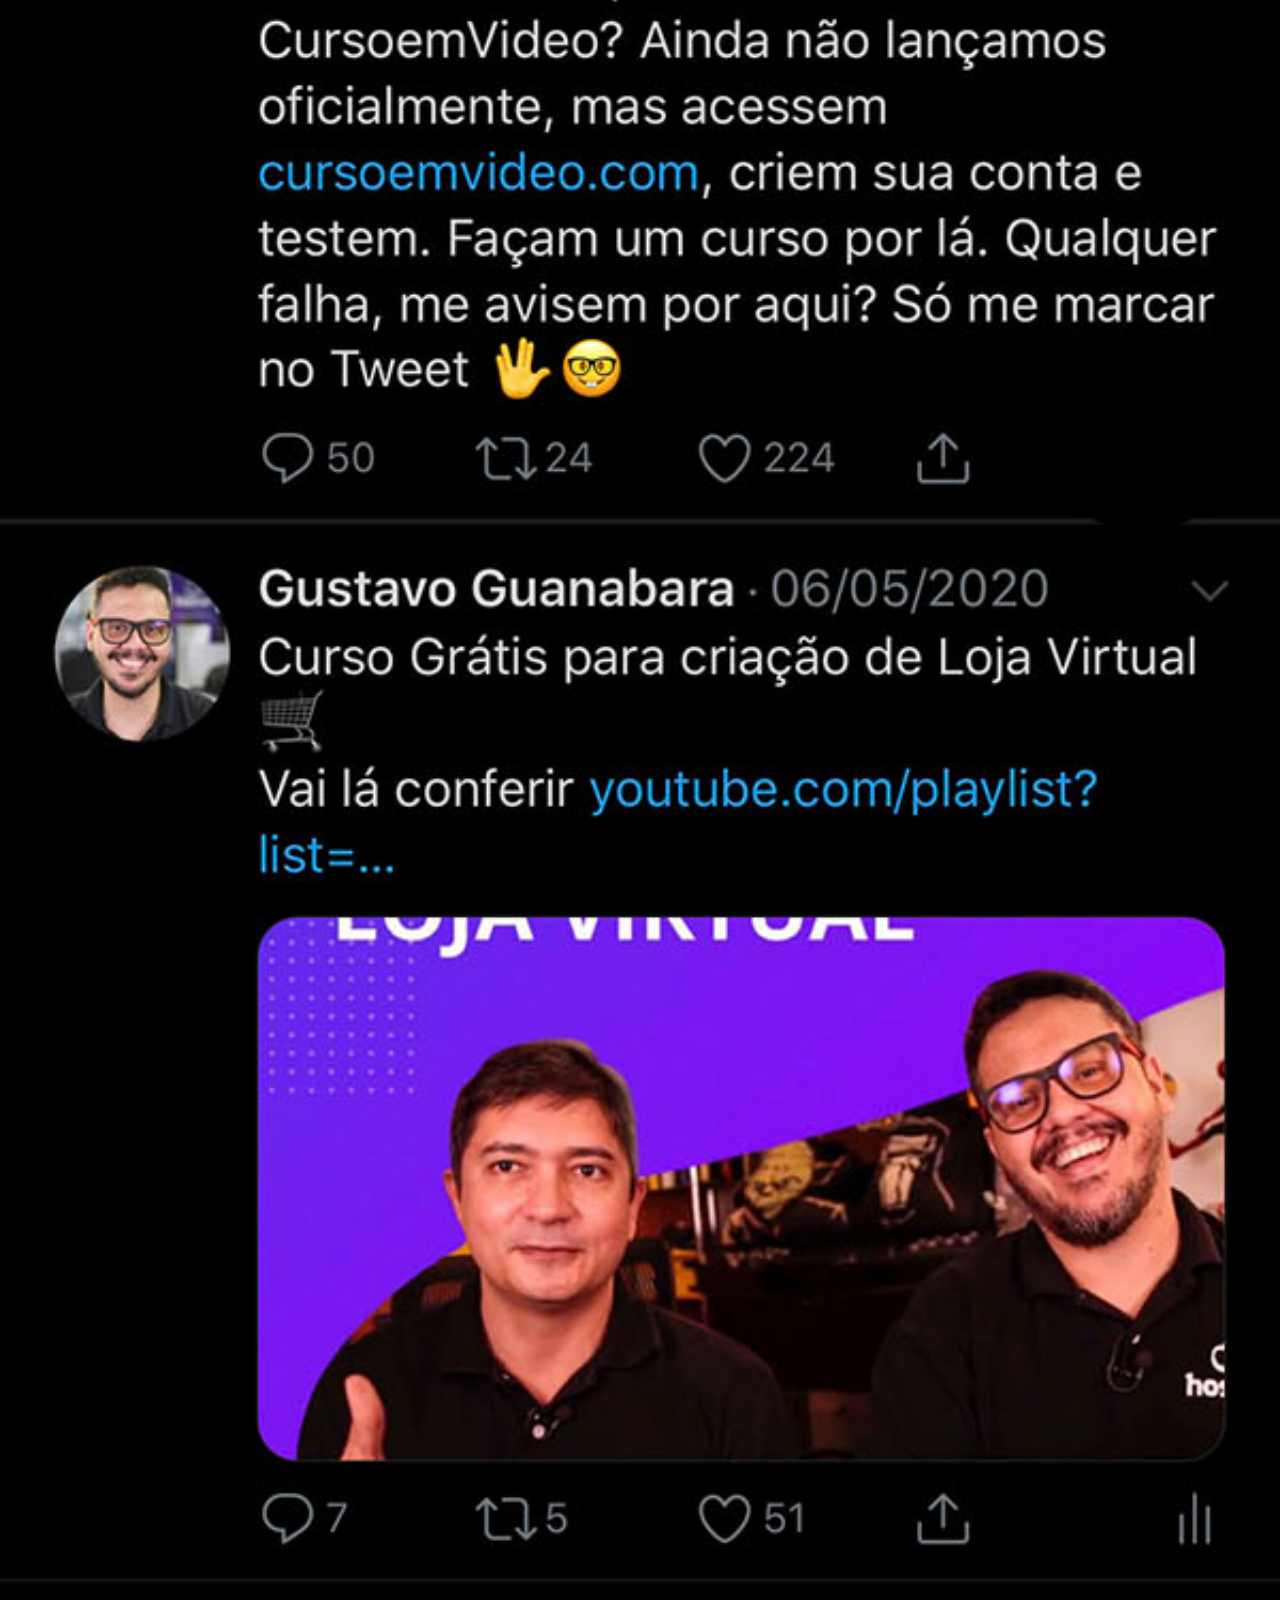
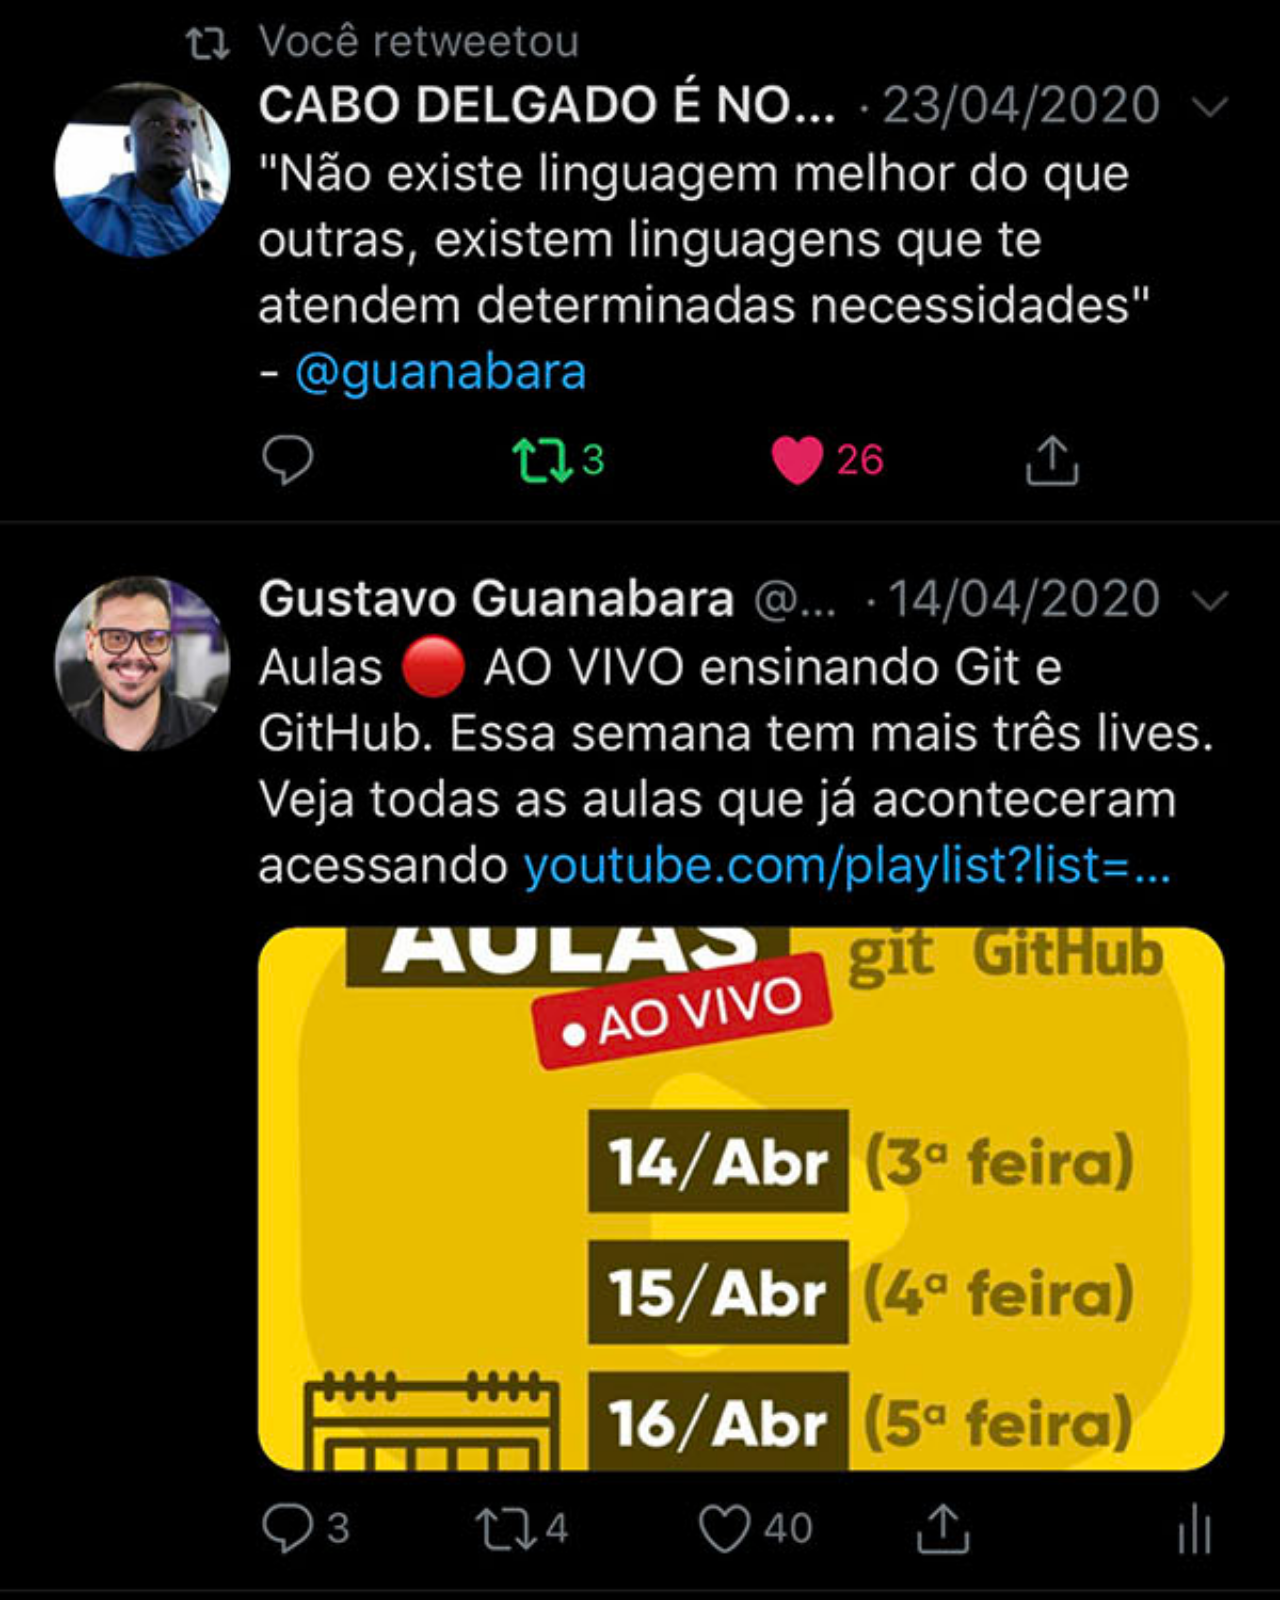
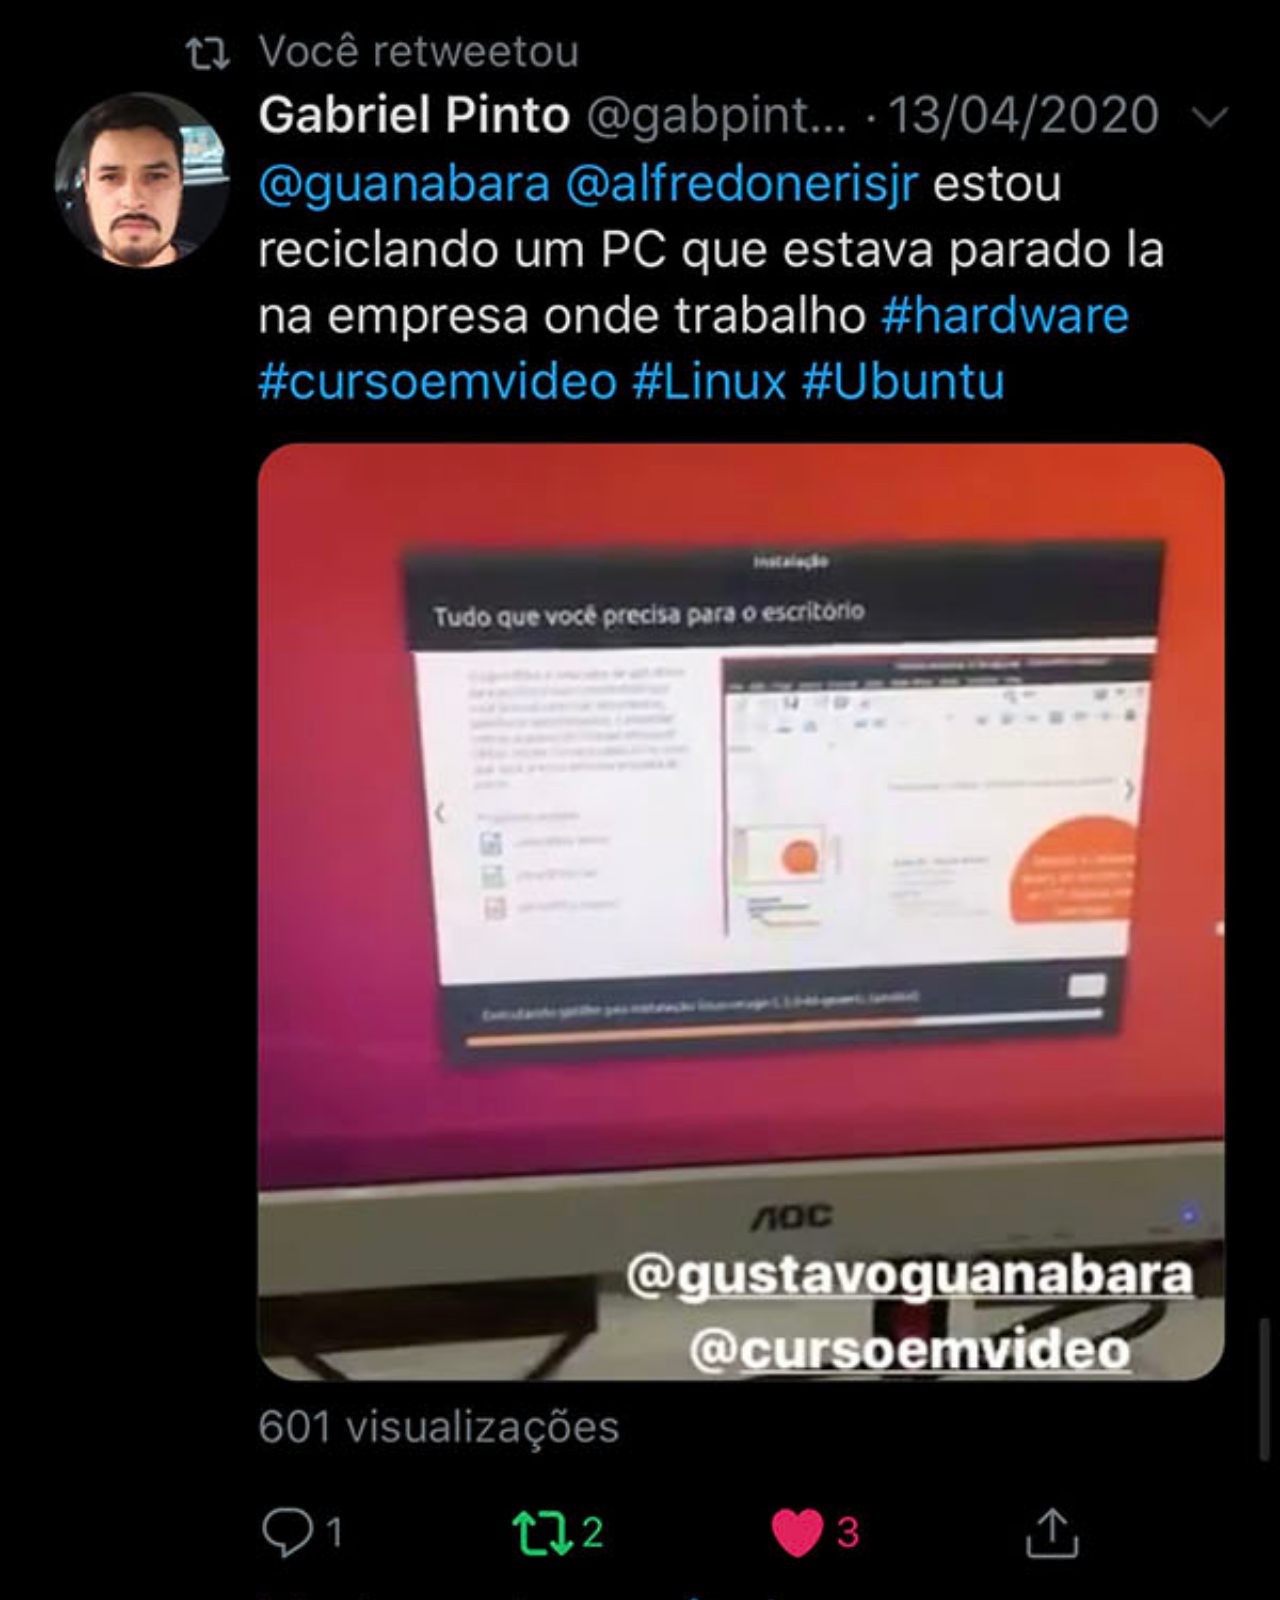
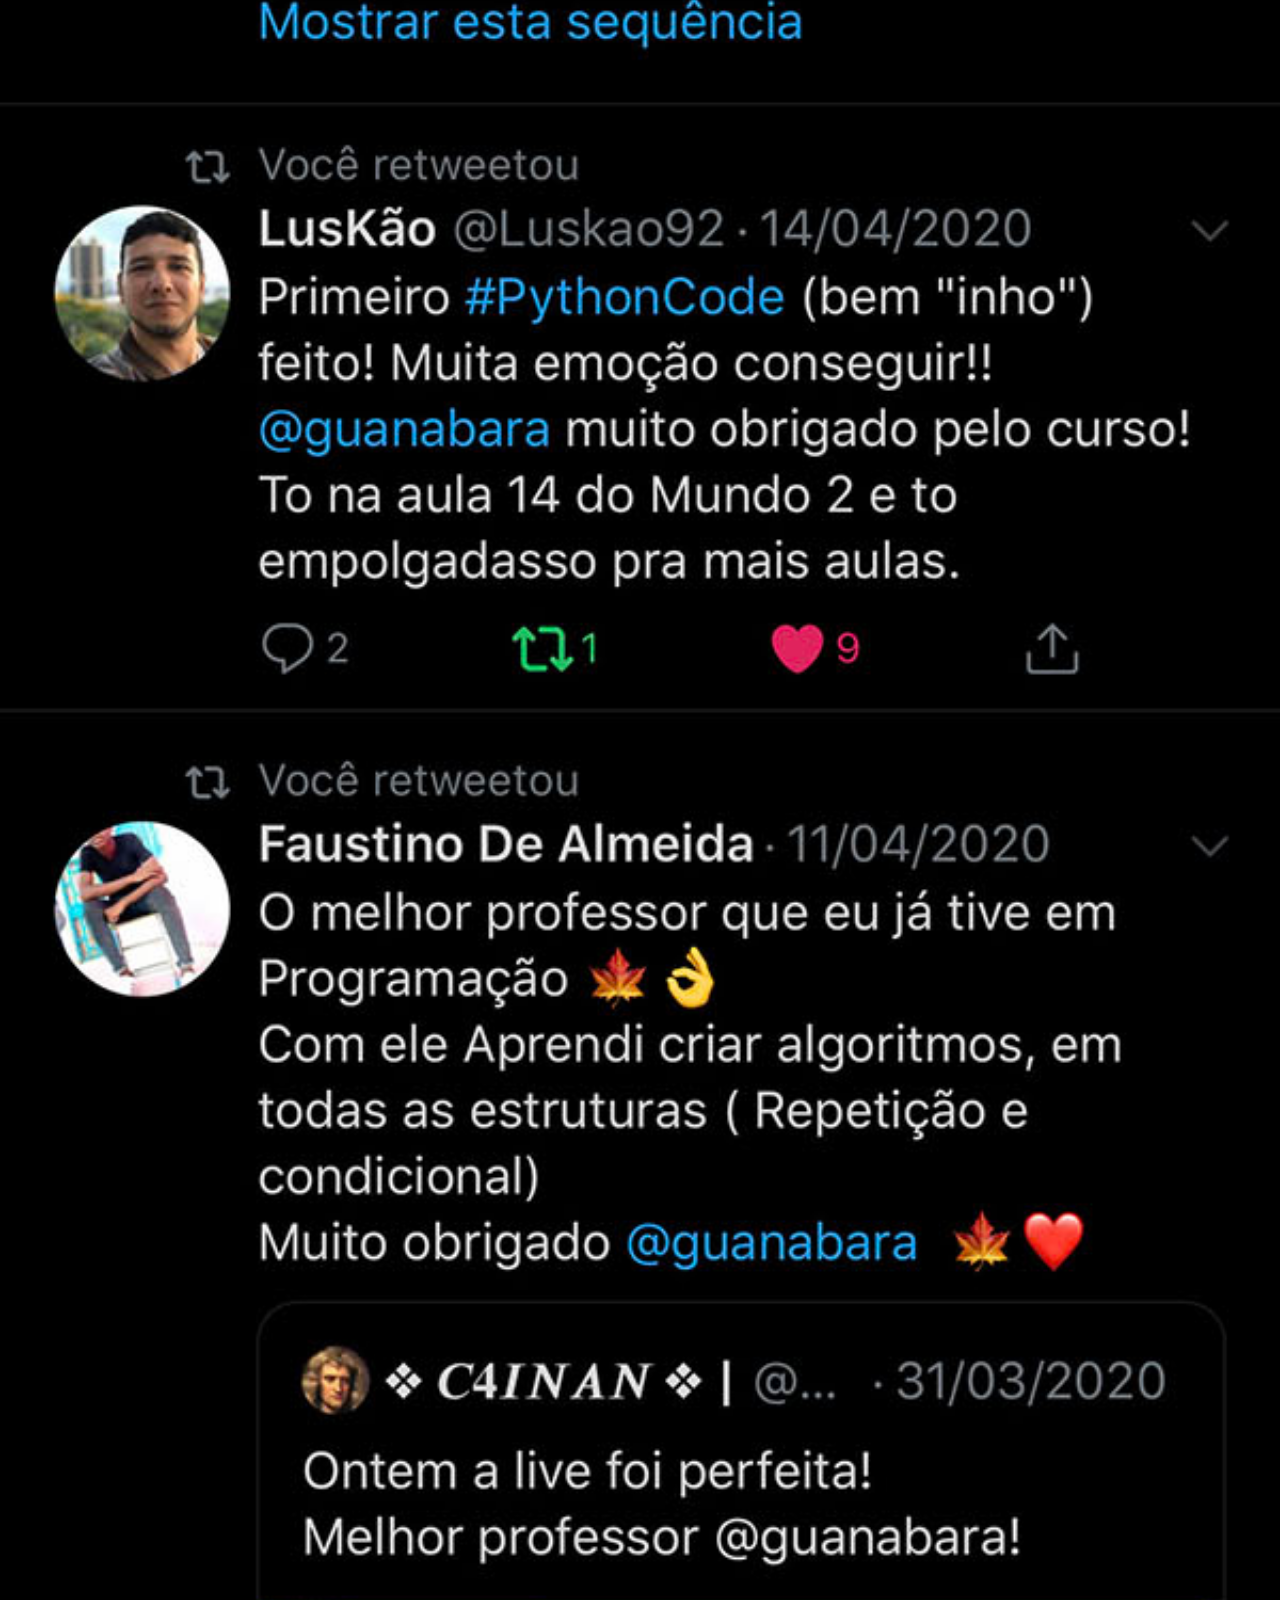
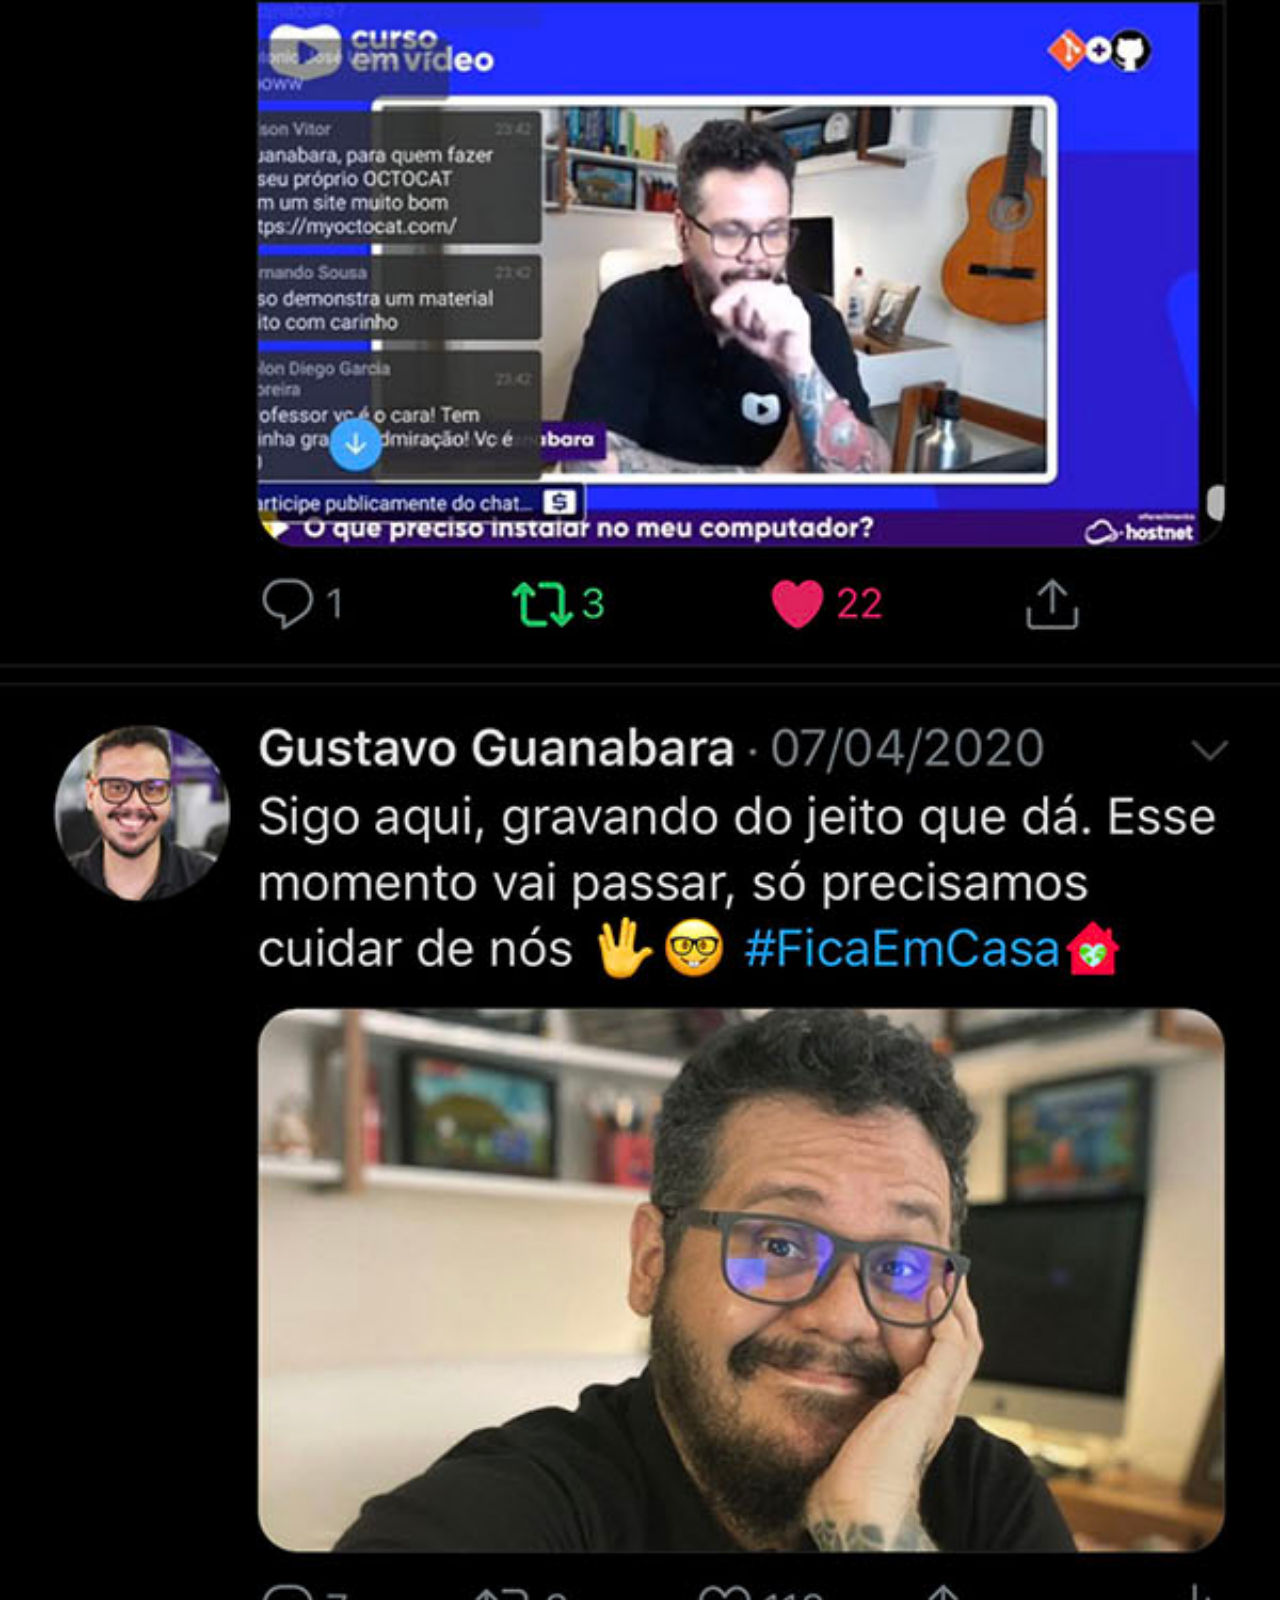
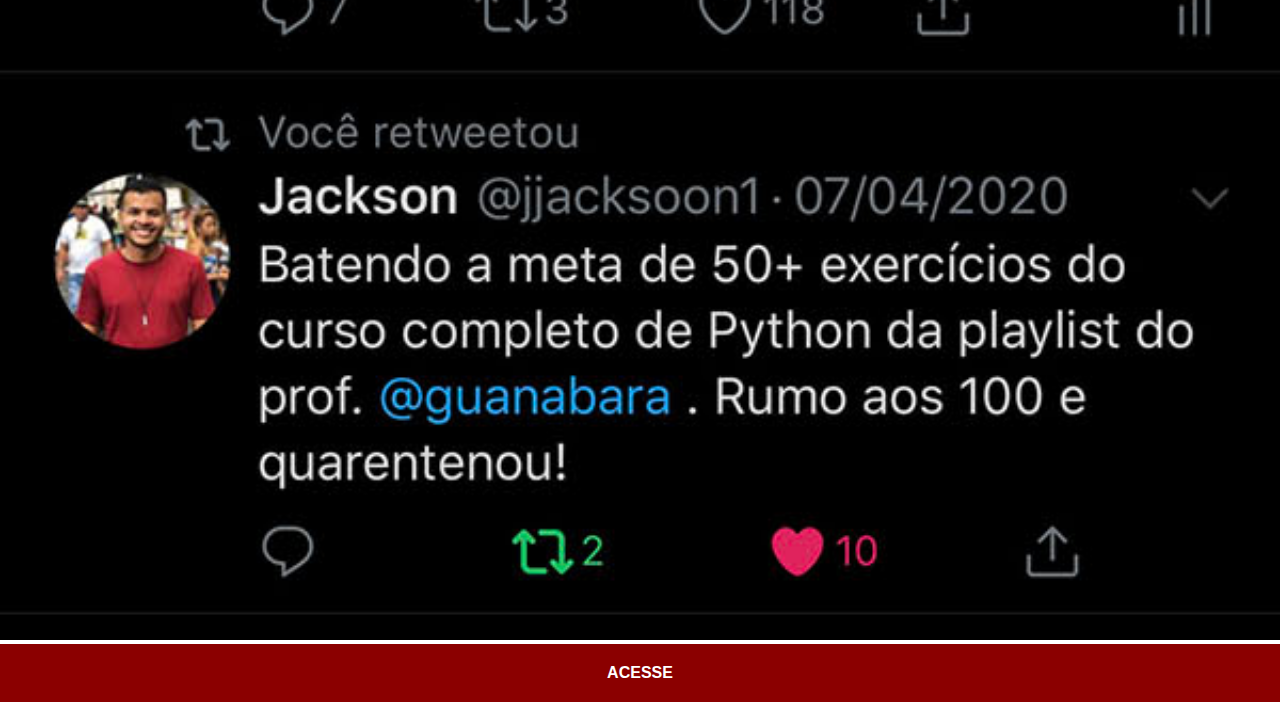
<file: projeto-social/twitter.html>
<!DOCTYPE html>
<html lang="pt-br">
<head>
    <meta charset="UTF-8">
    <meta name="viewport" content="width=device-width, initial-scale=1.0">
    <title>Document</title>
    <link rel="stylesheet" href="estilos/social.css">
<body>
    <img src="imagens/tela-twitter.jpg" alt="YouTube">
    <a href="https://x.com/guanabara/" target="_blank">ACESSE</a>
</body>
</html>
</file>
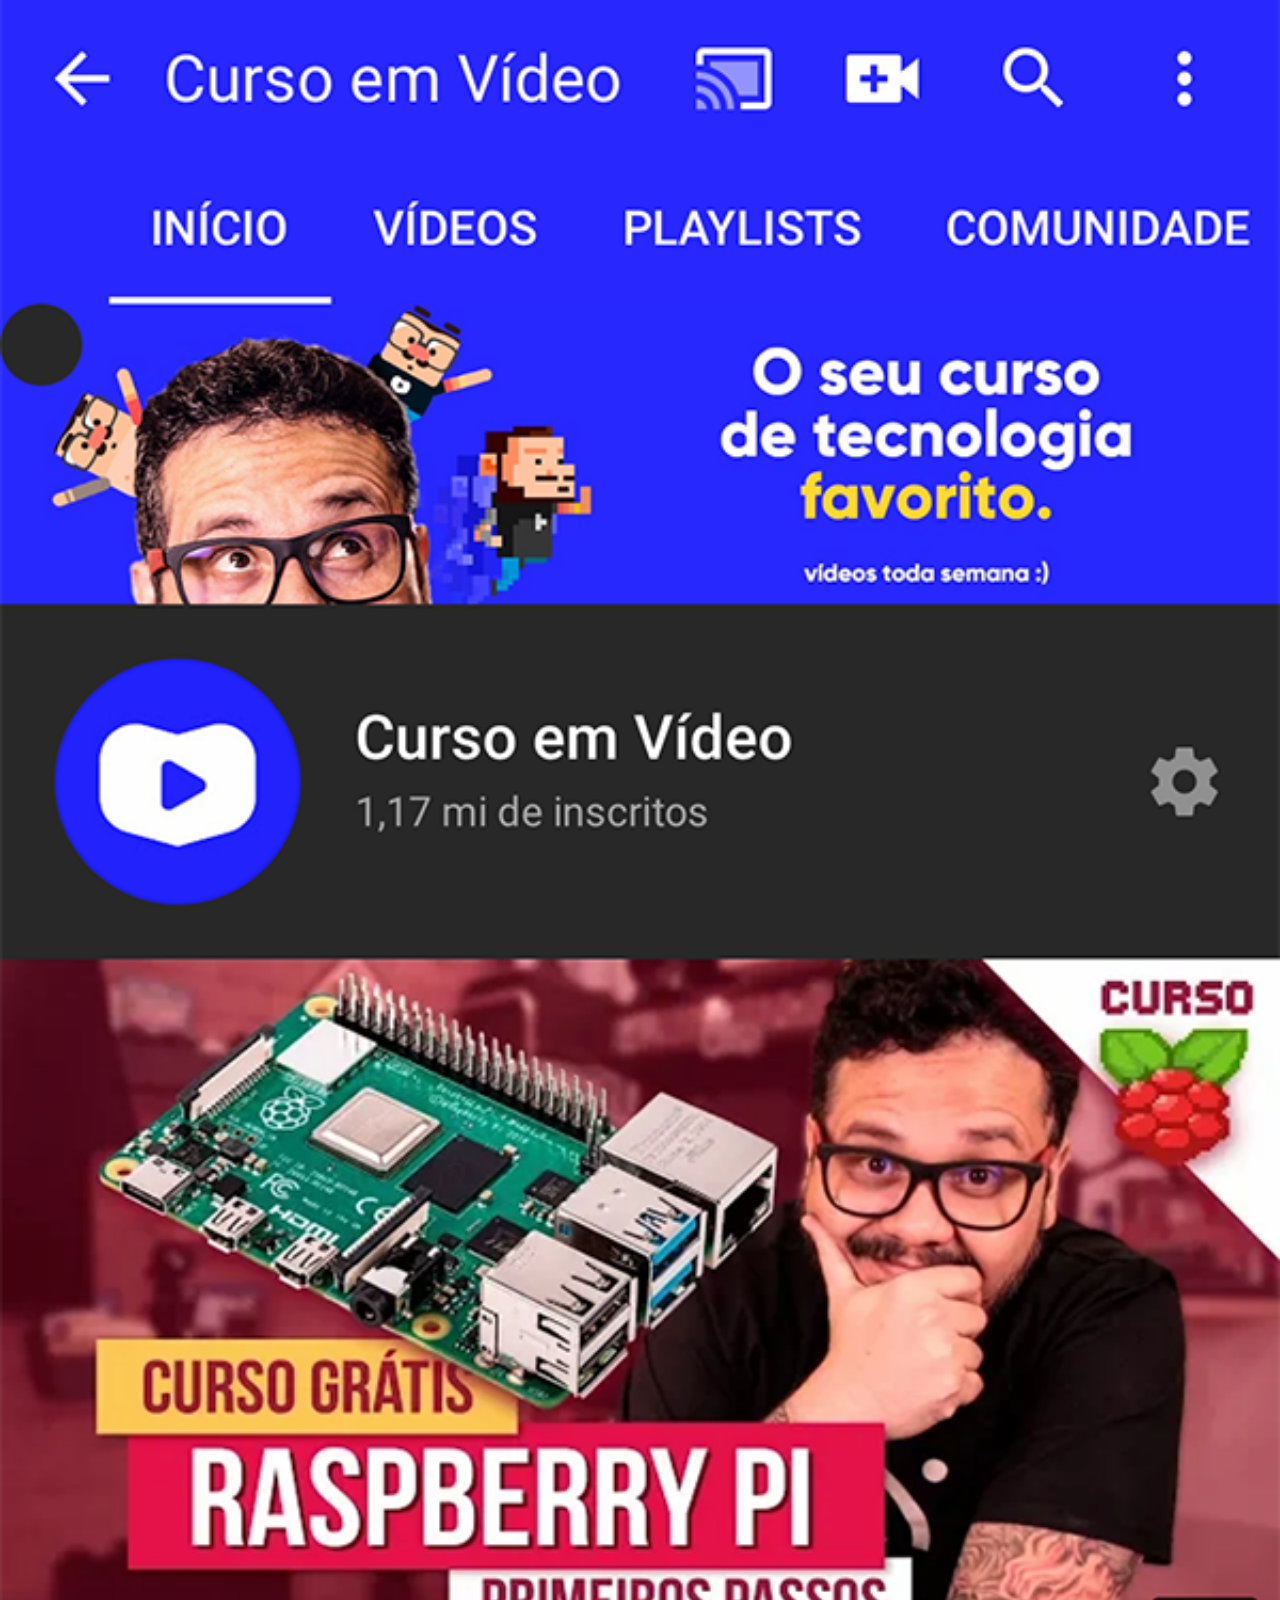
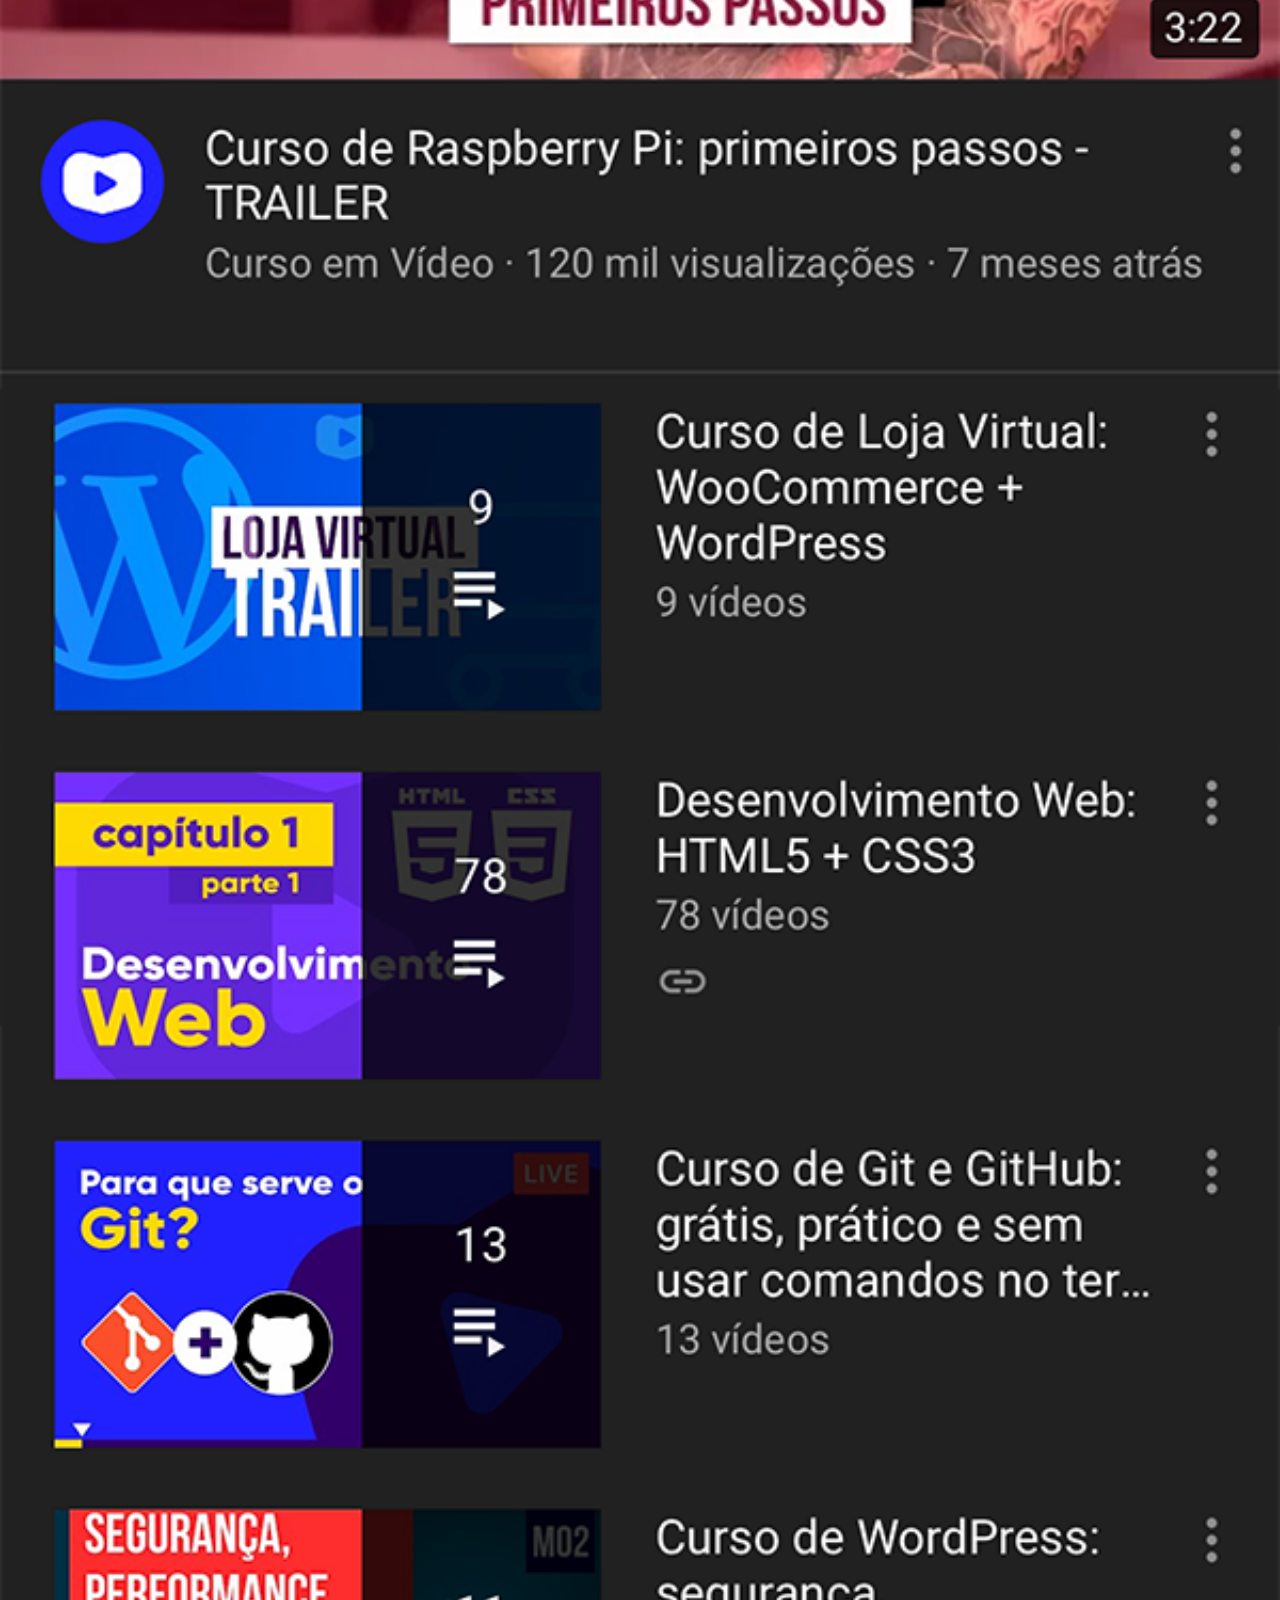
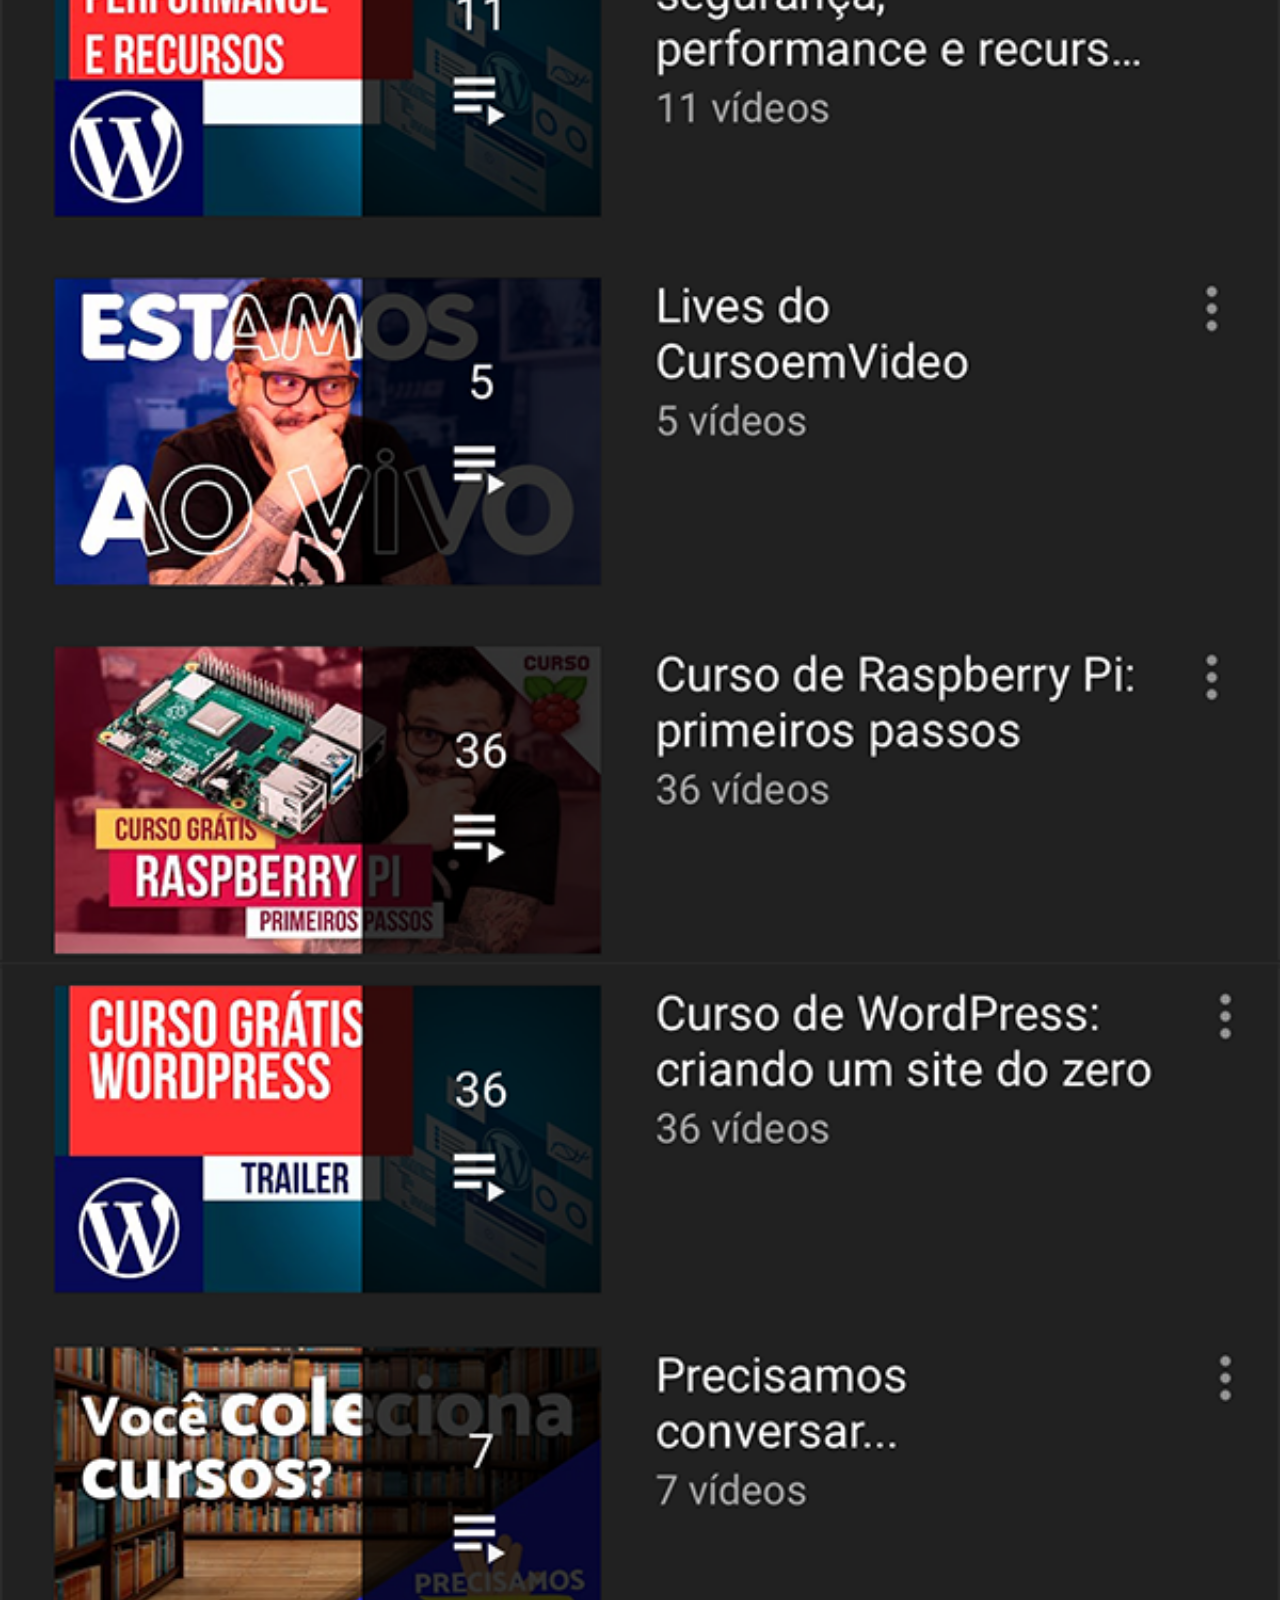
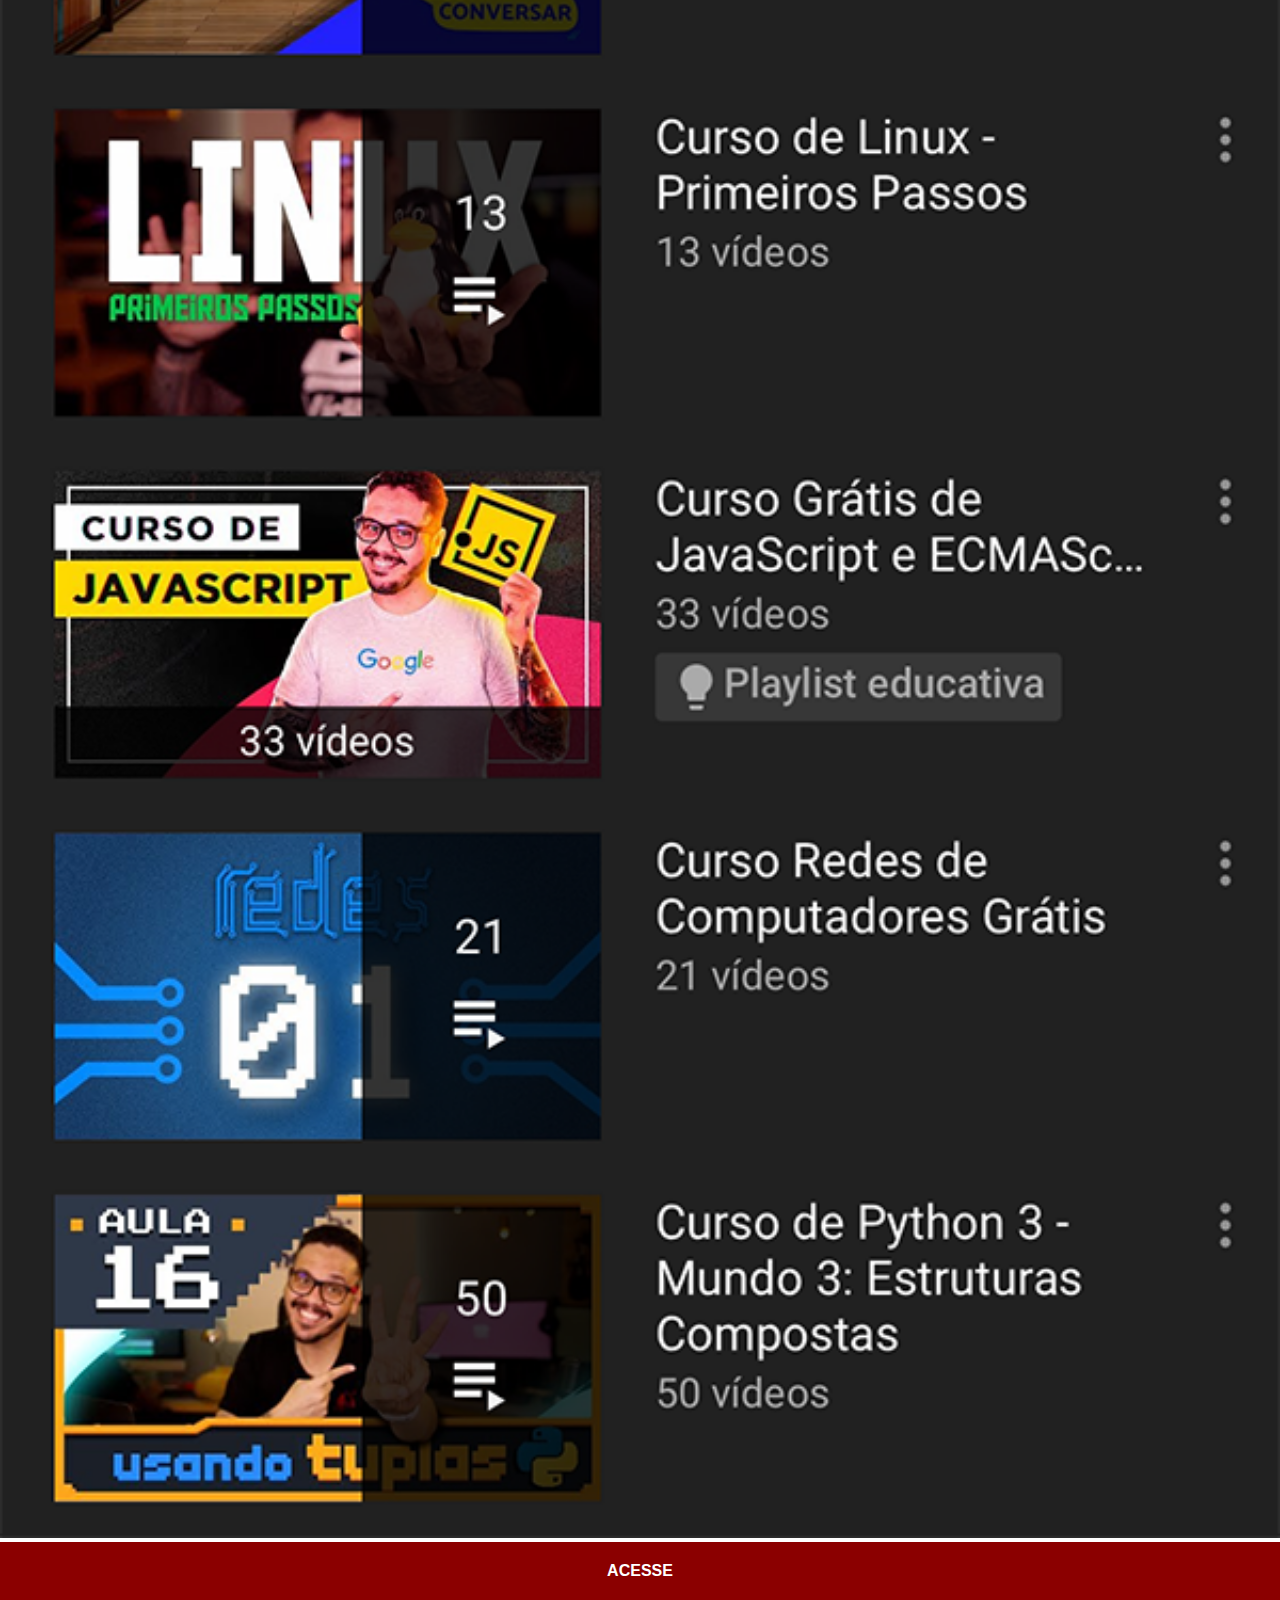
<file: projeto-social/youtube.html>
<!DOCTYPE html>
<html lang="pt-br">
<head>
    <meta charset="UTF-8">
    <meta name="viewport" content="width=device-width, initial-scale=1.0">
    <title>Document</title>
    <link rel="stylesheet" href="estilos/social.css">
<body>
    <img src="imagens/tela-youtube.png" alt="YouTube">
    <a href="https://www.youtube.com/c/CursoemVídeo/playlists" target="_blank">ACESSE</a>
</body>
</html>
</file>
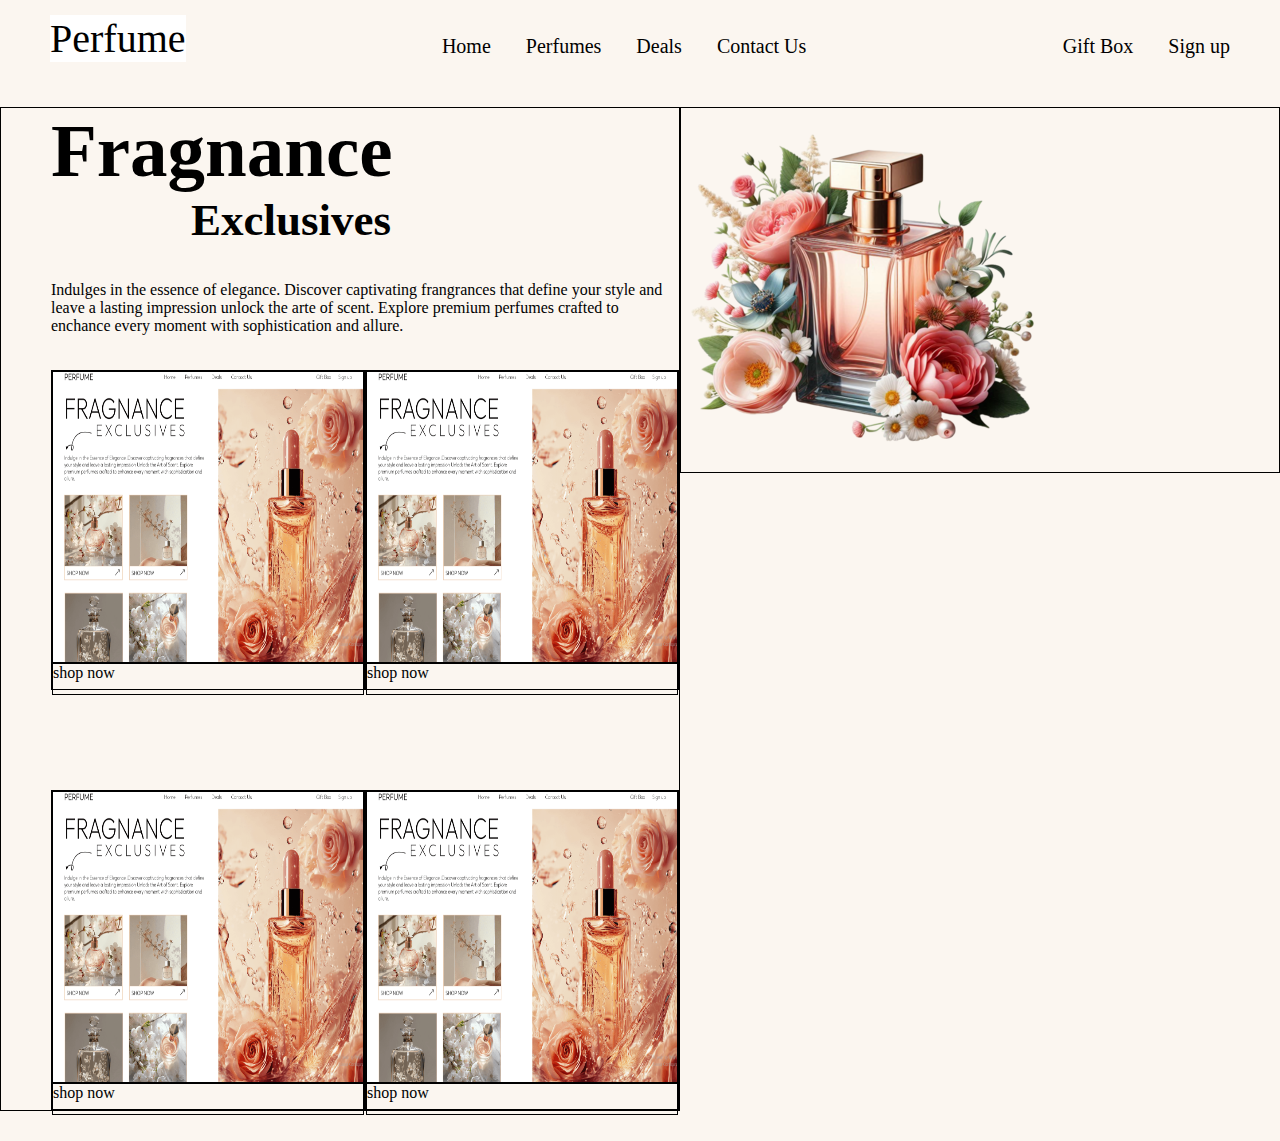
<file: site-perfume/projeto001.html>
<!DOCTYPE html>
<html lang="pt-br">
<head>
    <meta charset="UTF-8">
    <meta name="viewport" content="width=device-width, initial-scale=1.0">
    <title>Perfume</title>
    <link rel="stylesheet" href="style.css">
</head>
<body>
    <header>
        <h1>Perfume</h1>
    <nav>
        <ul>
            <li><a href="#">Home</a></li>
            <li><a href="#">Perfumes</a></li>
            <li><a href="#">Deals</a></li>
            <li><a href="#">Contact Us</a></li>
        </ul>
    </nav>
    <nav>
        <ul>
            <li><a href="#">Gift Box</a></li>
            <li><a href="#">Sign up</a></li>
        </ul>
    </nav>
    </header>
    <main>

        <section class="caixa1">
            <h1>Fragnance</h1>
            <h2>Exclusives</h2>
            <p>Indulges in the essence of elegance. Discover captivating frangrances that define your style and leave a lasting impression unlock the arte of scent. Explore premium perfumes crafted to enchance every moment with sophistication and allure.
            </p>

            <div class="quadro1">
                <article>
                    <div class="fotos">
                        <img class="img__quadro" src="imagens/exemplo.png" alt="perfume para comprar">
                    </div>
                    <div class="legendas">shop now</div>
                </article>
                <article>
                    <div class="fotos">
                        <img class="img__quadro" src="imagens/exemplo.png" alt="perfume para comprar">
                    </div>
                    <div class="legendas">shop now</div>
                </article>
            </div>

            <div class="quadro2">
                <article>
                    <div class="fotos">
                        <img class="img__quadro" src="imagens/exemplo.png" alt="perfume para comprar">
                    </div>
                    <div class="legendas">shop now</div>
                </article>
                <article>
                    <div class="fotos">
                        <img class="img__quadro" src="imagens/exemplo.png" alt="perfume para comprar">
                    </div>
                    <div class="legendas">shop now</div>
                </article>
            </div>
           
        </section>

        <section class="caixa2">
            <img src="./imagens/perfume-5.png" alt="">
        </section>

    </main>
     
</body>
</html>
</file>
<file: projeto-android/estilo/style.css>
@charset "UTF-8";

@import url('https://fonts.googleapis.com/css2?family=Bebas+Neue&family=Permanent+Marker&family=Work+Sans:ital,wght@0,100..900;1,100..900&display=swap');

@font-face {
    font-family: 'Android';
    src: url('../fontes/idroid.otf');
    font-weight: normal;
}

:root {
    --cor0:#c5ebd6;
    --cor01: #83e1ad;
    --cor02:#3ddc84;
    --cor03:#2fa866;
    --cor04:#1a5c37;
    --cor05:#063d1e;
    --fonte-padrao: Arial, Verdana, Helvetica, sans-serif;
    --fonte-destaque: 'Bebas Neue', cursive;
    --fonte-android: 'Android', cursive;
}

* {
    margin: 0px;
    padding: 0px;
}

body {
    background-color: var(--cor0);
    font-family: var(--fonte-padrao);
}

a.externo::after {
    content: '\00A0\1F517';
}

header {
    min-height: 150px;
    background-image: linear-gradient(to bottom, var(--cor03), var(--cor05));
    text-align: center;
    padding-top: 40px;
}

header > h1 {
    color: white;
    font-family: var(--fonte-destaque);
    font-size: 3em;
    font-weight: normal;
    margin-bottom: 20px;
    text-shadow: 2px 2px 0px rgba(0, 0, 0, 0.479);
}

header > p {
    font-family: var(--fonte-padrao);
    font-size: 1.2em;
    color: white;
    max-width: 500px;
    padding-inline: 10px;
    margin: auto;
    padding-bottom: 20px;
    text-shadow: 2px 2px 0px rgba(0, 0, 0, 0.479);
}

nav {
    background-color: var(--cor05);
    padding: 10px;
    box-shadow: 0px 7px 7px rgba(0, 0, 0, 0.5);
}

nav > a {
    color: var(--cor01);
    padding: 10px;
    border-radius: 5px;
    text-decoration: none;
    font-weight: bold;
    transition-duration: 0.5s;
}

nav > a:hover {
    background-color: var(--cor03);
    color: var(--cor05);
}

main {
    min-width: 300px;
    max-width: 1000px;
    margin: auto;
    margin-bottom: 30px;
    padding: 20px;
    background-color: white;
    box-shadow: 0px 0px 10px rgba(0, 0, 0, 0.479) ;
    border-bottom-left-radius: 10px;
    border-bottom-right-radius: 10px;
}

main h1 {
    color: var(--cor05);
    font-family: var(--fonte-android);
    font-weight: normal;
    font-size: 1.8em;
}

main h2 {
    font-family: var(--fonte-android);
    font-weight: normal;
    color: var(--cor04);
    font-size: 1.3em;
    background-image: linear-gradient(to right, var(--cor01), transparent);
    text-indent: 8px;
}

main p {
    margin: 15px 0px;
    text-align: justify;
    text-indent: 30px;
    font-size: 1em;
    line-height: 2em;
}

main strong {
    color: var(--cor04);
    font-weight: bold;
}

main a {
    text-decoration: none;
    font-weight: bold;
    color: var(--cor05);
    background-color: var(--cor01);
    padding: 2px 6px;
}

main a:hover {
    text-decoration: underline;
    color: var(--cor04);
}

main img {
    width: 100%;
}

main img.pequena {
    max-width: 350px;
    display: block;
    margin: auto;
}

div.video {
    background-color: var(--cor05);
    margin: 0px -20px 30px -20px;
    padding: 20px;
    padding-bottom: 58%;
    position: relative;
}

div.video > iframe {
    position: absolute;
    top: 5%;
    left: 5%;
    width: 90%;
    height: 90%;
}

aside {
    background-color: var(--cor01);
    padding: 10px;
    border-radius: 10px;
    box-shadow: 3px 3px 8px rgba(0, 0, 0, 0.274);
}

aside > h3 {
    background-color: var(--cor04);
    color: white;
    padding: 10px;
    margin: -10px -10px 0px -10px ;
    border-radius: 10px 10px 0px 0px;
}

aside > ul {
    list-style-position: inside;
    columns: 2;
    list-style-type: '\2714\00A0\00A0';
}

footer {
    background-color: var(--cor05);
    color: white;
    text-align: center;
    font-size: 0.8em;
    padding: 5px;
}

footer a {
    color: white;
    font-weight: bold;
    text-decoration: none;
}

footer a:hover {
    text-decoration: underline;
    color: var(--cor01);
}
</file>
<file: projeto-social/estilos/style.css>
@charset "UTF-8";

* {
    margin: 0px;
    padding: 0px;
}

html, body {
    height: 100vh;
    width: 100vw;
}

body {
    background: url(../imagens/fundo-madeira.jpg) no-repeat top center;
    background-size: cover;
}

main {
    height: 100vh;
    position: relative;
}

#telefone {
    position: absolute;
    top: 50%;
    left: 50%;
    transform: translate(-50%, -50%);

    height: 627px;
    width: 311px;
    background: url(../imagens/frame-iphone.png) no-repeat;
}

#tela {
    position: relative;
    top: 80px;
    left: 22px;
    height: 471px;
    width: 267px;
}

#redes-sociais {
    text-align: right;
}

#redes-sociais img {
    width: 50px;
    margin: 10px;
    border-radius: 50%;
    box-shadow: 2px 2px 5px rgba(0, 0, 0, 0.397);
    box-sizing: border-box;
}

#redes-sociais img:hover {
    border: 2px solid white;
    transform: translate(-3px, -3px);
    box-shadow: 5px 5px 10px rgba(0, 0, 0, 0.822);
    transition: transform .3s, border .8s;
}
</file>
<file: projeto-cordel/style.css>
@charset "UTF-8";

@import url('https://fonts.googleapis.com/css2?family=Sriracha&display=swap');

@import url('https://fonts.googleapis.com/css2?family=Bebas+Neue&family=Passion+One:wght@400;700;900&family=Permanent+Marker&family=Work+Sans:ital,wght@0,100..900;1,100..900&display=swap');

* {
    margin: 0px;
    padding: 0px;
}

body {
    background-color: white;
    min-height: 100vh; /**/
}

header {
    background-color: black;
    color: white;
    text-align: center;
    padding: 50px;
}

h1 {
    font-family: 'Passion One';
    font-weight: bold;
    font-size: 9vw;
    font-variant: small-caps;/**/
}

header h4 {
    font-family: Verdana, Geneva, Tahoma, sans-serif;
    font-weight: normal;
}

main {
    font-family: 'Sriracha';
}

section {
    padding: 10vh 0px 10vh 30px;
    font-size: 3.5vw;
    line-height: 2em;
    font-weight: 3.5vw;
}

section > p {
    padding-bottom: 50px;
    padding-inline: 3.5vh;
}

.fundo > p {
    background-color: rgba(0, 0, 0, 0.493);
    display: inline-block;

}

#imagem1 {
    background-image: url(imagens/background001.jpg);
    background-position: right center;
}

#imagem2 {
    background-image: url(imagens/background002.jpg);
    background-position: right center;
}

.fundo {
    background-color: black;
    color: white;
    box-shadow: inset 1px 1px 15px black;
    background-image: url(imagens/background001.jpg);
    background-repeat: no-repeat;
    background-size: cover;
    background-attachment: fixed;
}


footer {
    font-family: Arial, Helvetica, sans-serif;
    font-weight: 300;
    text-align: center;
    background-color: black;
    color: whitesmoke;
    padding: 10px;
}

a {
    font-family: Verdana, Geneva, Tahoma, sans-serif;
    text-decoration: none;
    color: white;
    font-weight: bold;
}

a:hover {
    text-decoration: underline;
}
</file>
<file: projeto-social/estilos/social.css>
@charset "UTF-8";

* {
    margin: 0px;
    padding: 0px;
    font-family: Arial, Helvetica, sans-serif;
}

::-webkit-scrollbar {
    width: 0px;
    height: 0px;
}

img {
    width: 100vw;
}

a {
    display: block;
    background-color: darkred;
    color: white;
    padding: 20px;
    text-align: center;
    text-decoration: none;
    font-weight: bolder;
}

a:hover {
    background-color: red;
}
</file>
<file: site-perfume/style.css>
@charset "UTF-8";

* {
    margin: 0px;
    padding: 0px;
}

body {
    background-color: #FBF6F0;
}

/* HEADER ELEMENTS*/

header {
    display: flex;
    justify-content: space-between;
    padding-inline: 50px;
    padding-block: 15px;
    padding-bottom: 45px;
}

header h1 {
    font-size: 40px;
    font-weight: 400;
    background-color: white;
}

nav {
    padding-top: 20px;
}

ul {
    list-style: none;
    display: flex;
    gap: 35px;
}

a {
    color: black;
    text-decoration: none;
    font-size: 20px;
}

/*MAIN ELEMENTS*/

main {
    display: flex;
    padding-bottom: 30px;
}

main h1 {
    font-size: 75px; 
}
 
main h2 {
    text-indent: 140px;
    font-size: 45px;
}

/*MAIN ELEMENTS - CAIXA1*/

p {
    padding-top: 35px;
    padding-bottom: 35px;
}

section {
    flex: 1;
    border: 1px solid black ;
    height: 100%;
}

.caixa1 {
    padding-left: 50px;
}

.quadro1 {
    display: flex;
    border: 1px solid black
    width: 620px;
    height: 320px;
    padding-bottom: 100px;
}

.quadro2 {
    display: flex;
    border: 1px solid black
    width: 620px;
    height: 320px;
}

article {
    border: 1px solid black ; 
    flex: 1;   
}

.fotos {
    border: 1px solid black ;
    width: 310px;
    height: 290px;   
}

.legendas {
    border: 1px solid black ;
    width: 310px;
    height: 30px;
}

.img__quadro {
    width: 310px;
    height: 290px;
}

/*MAIN ELEMENTS - CAIXA2*/

.caixa2 {
    
}
</file>
